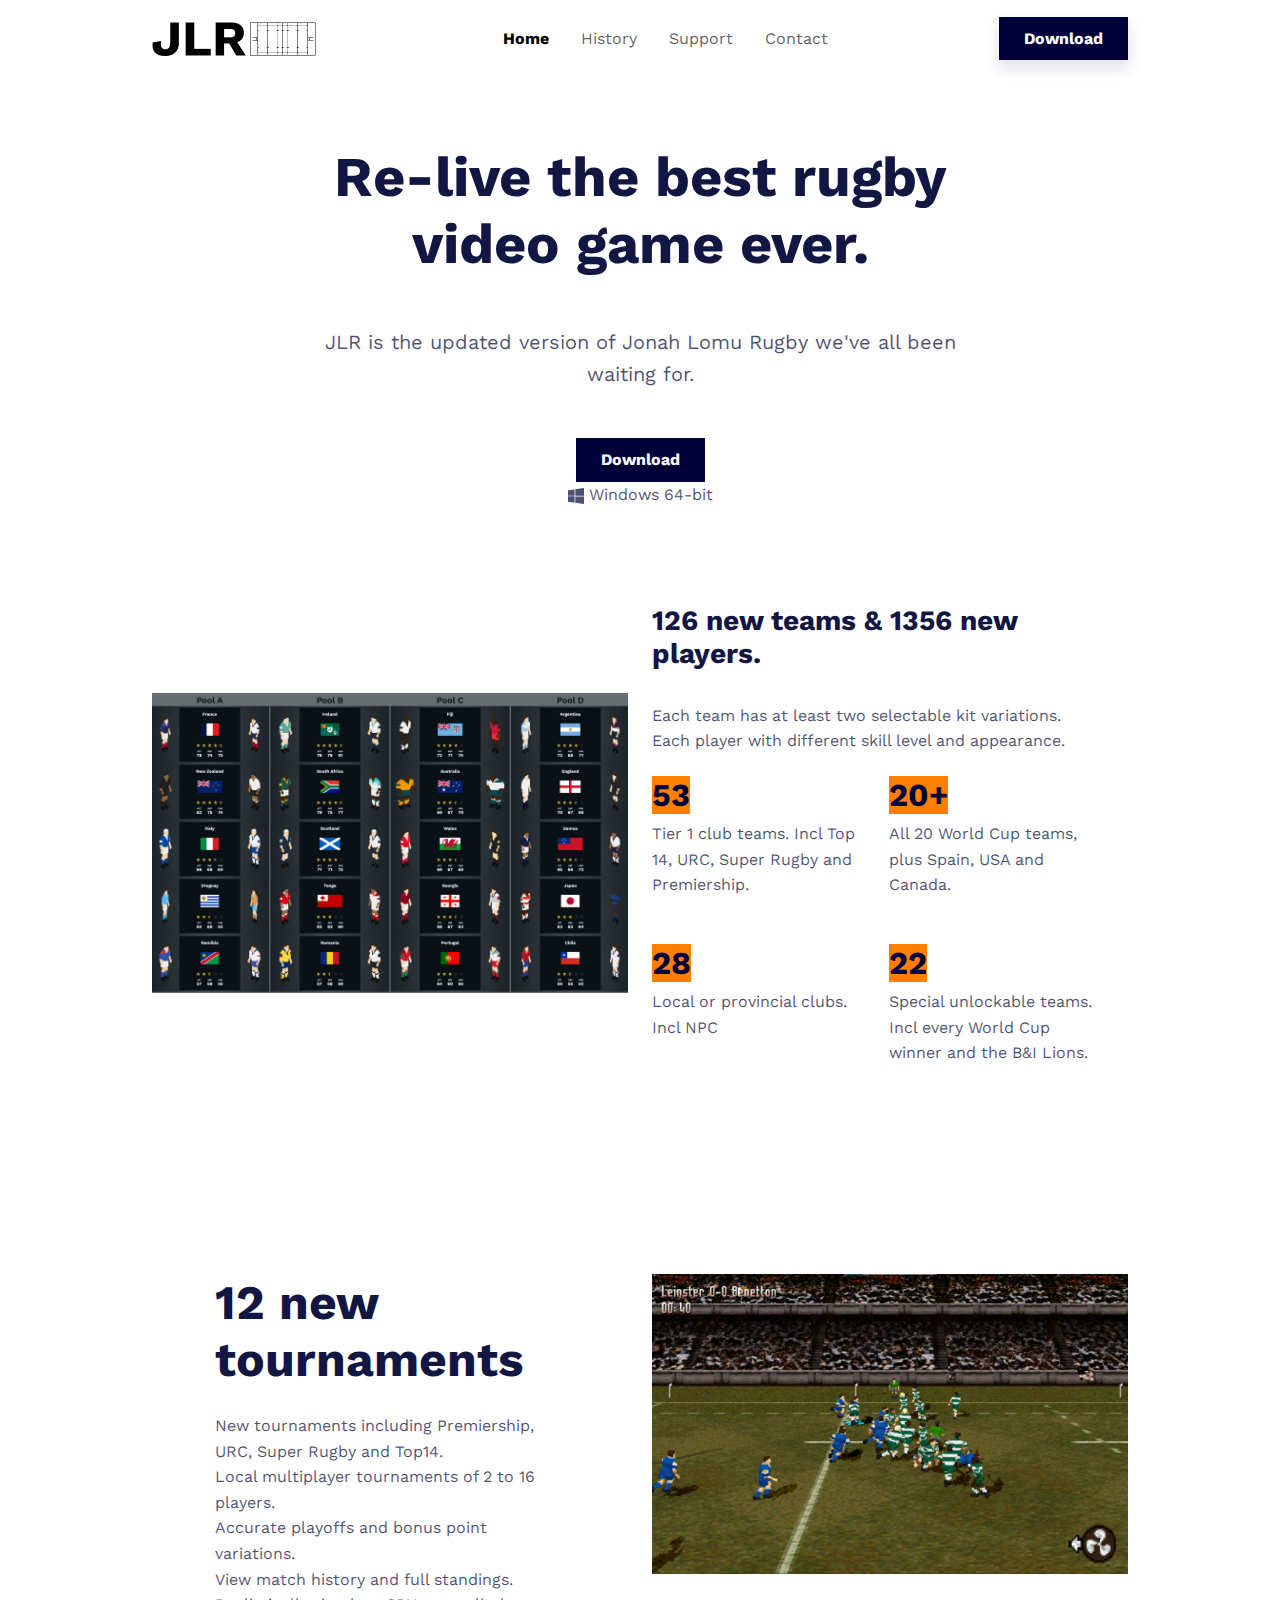
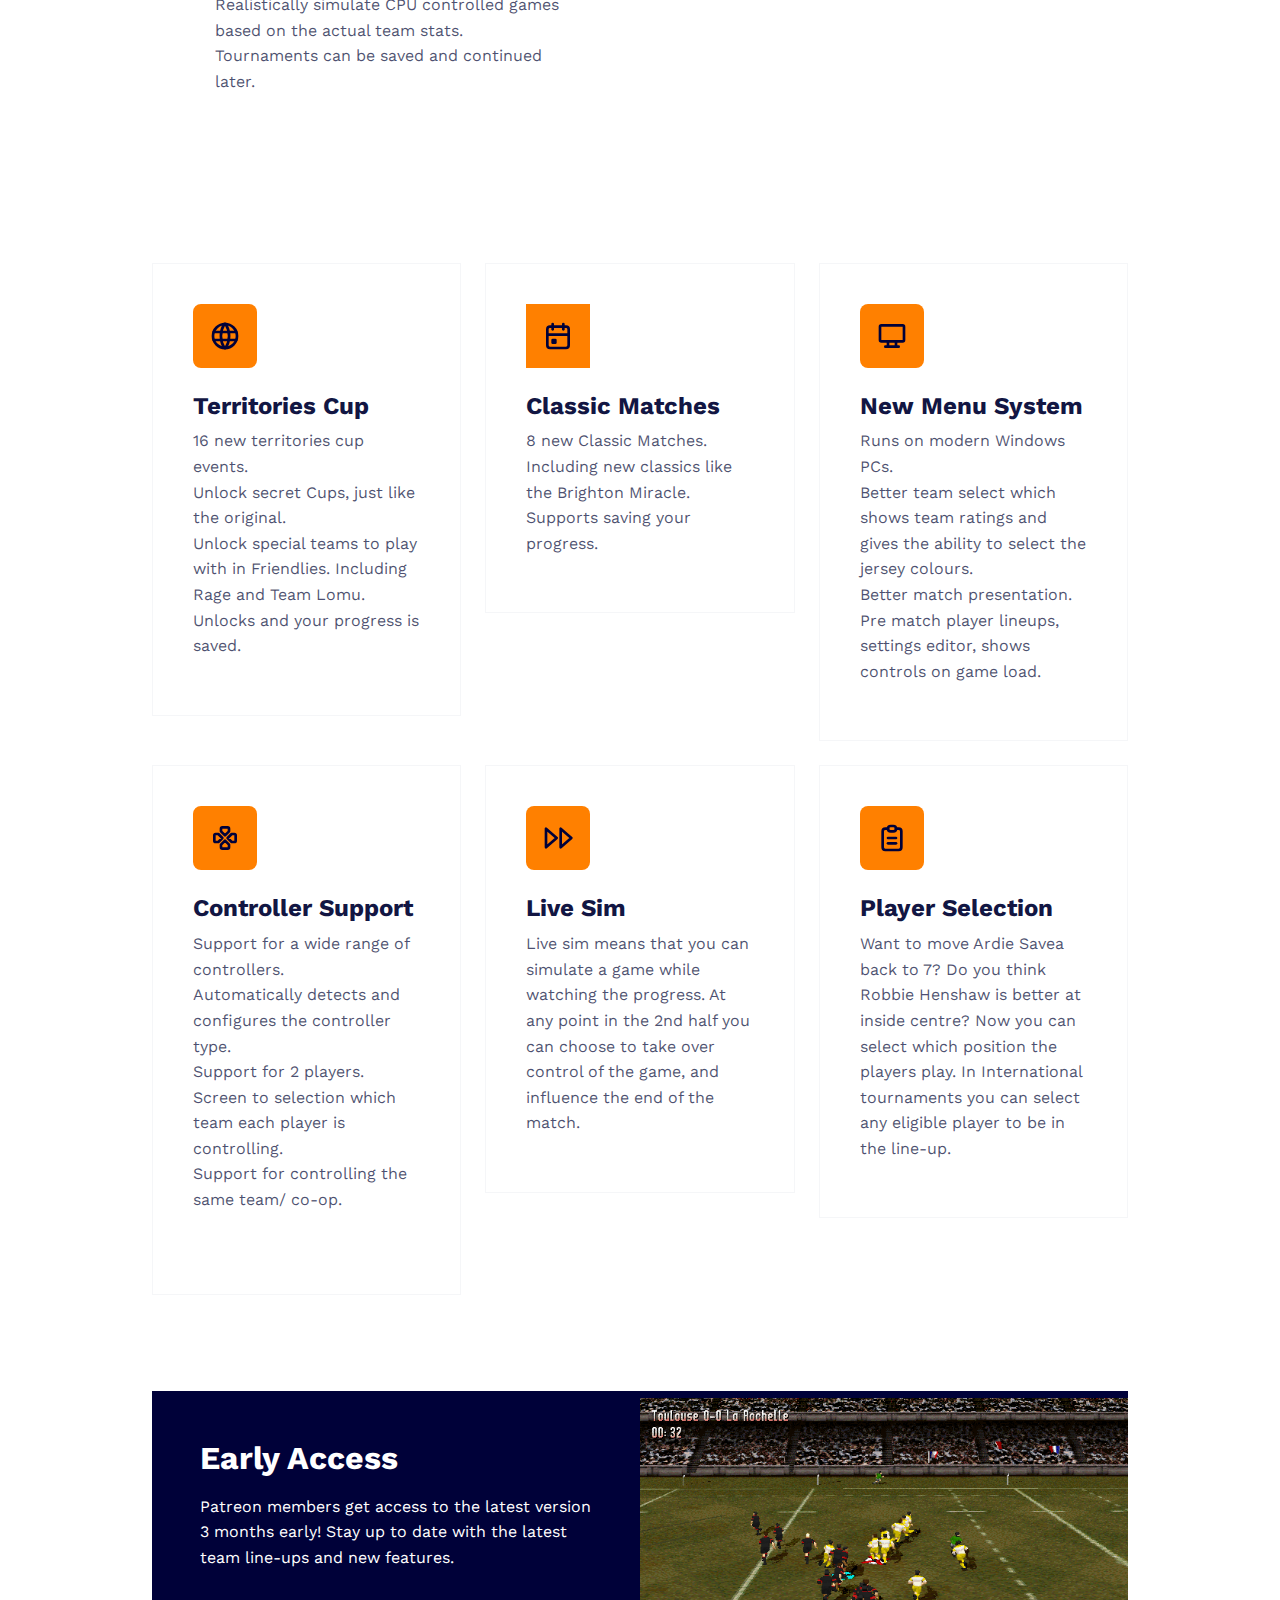
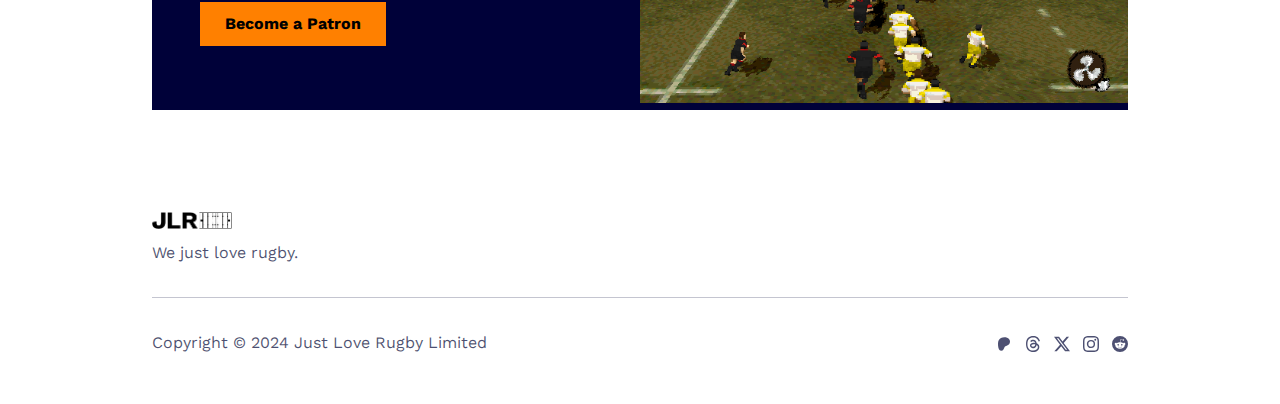
<file: index.html>
<!DOCTYPE html>
<html data-bs-theme="light" lang="en">

<head>
    <meta charset="utf-8">
    <meta name="viewport" content="width=device-width, initial-scale=1.0, shrink-to-fit=no">
    <title>Jonah Lomu Rugby Mod</title>
    <script type="application/ld+json">
        {
            "@context": "http://schema.org",
            "@type": "WebSite",
            "name": "Brand",
            "url": "https://jlr.nz"
        }
    </script>
    <link rel="icon" type="image/png" sizes="16x16" href="assets/img/JLR16.png">
    <link rel="icon" type="image/png" sizes="32x32" href="assets/img/JLR32.png">
    <link rel="stylesheet" href="assets/bootstrap/css/bootstrap.min.css">
    <link rel="stylesheet" href="https://fonts.googleapis.com/css?family=Raleway:300italic,400italic,600italic,700italic,800italic,400,300,600,700,800&amp;display=swap">
    <link rel="stylesheet" href="https://fonts.googleapis.com/css?family=Work+Sans&amp;display=swap">
    <link rel="stylesheet" href="assets/css/bs-theme-overrides.css">
<!-- Google tag (gtag.js) -->
<script async src="https://www.googletagmanager.com/gtag/js?id=G-97ZLZ0GQJX"></script>
<script>
  window.dataLayer = window.dataLayer || [];
  function gtag() { dataLayer.push(arguments); }
  gtag('js', new Date());

  gtag('config', 'G-97ZLZ0GQJX');
</script>
</head>

<body>
    <nav class="navbar navbar-expand-md fixed-top navbar-shrink py-3 navbar-light" id="mainNav">
        <div class="container"><a class="navbar-brand d-flex align-items-center" href="/"><span><img width="164" height="84" src="assets/img/JLR_Logo_Black.png" style="height: 34px;width: 164px;"></span></a><button data-bs-toggle="collapse" class="navbar-toggler" data-bs-target="#navcol-1"><span class="visually-hidden">Toggle navigation</span><span class="navbar-toggler-icon"></span></button>
            <div class="collapse navbar-collapse" id="navcol-1">
                <ul class="navbar-nav mx-auto">
                    <li class="nav-item"><a class="nav-link active" href="index.html">Home</a></li>
                    <li class="nav-item"><a class="nav-link" href="history.html">History</a></li>
                    <li class="nav-item"><a class="nav-link" href="support.html">Support</a></li>
                    <li class="nav-item"><a class="nav-link" href="contact.html">Contact</a></li>
                </ul><a class="btn btn-primary shadow" role="button" href="download.html">Download</a>
            </div>
        </div>
    </nav>
    <header class="pt-5">
        <div class="container pt-4 pt-xl-5">
            <div class="row pt-5">
                <div class="col-md-8 text-center text-md-start mx-auto">
                    <div class="text-center">
                        <h1 class="display-4 fw-bold mb-5">Re-live&nbsp;the best rugby video game ever.</h1>
                        <p class="fs-5 text-muted mb-5">JLR is the updated version of Jonah Lomu Rugby we've all been waiting for.</p>
                        <form class="d-flex justify-content-center flex-wrap" method="post" data-bs-theme="light"><a class="btn btn-primary" role="button" href="download.html">Download</a></form>
                        <p class="text-muted mb-5"><svg xmlns="http://www.w3.org/2000/svg" width="1em" height="1em" fill="currentColor" viewBox="0 0 16 16" class="bi bi-windows">
                                <path d="M6.555 1.375 0 2.237v5.45h6.555zM0 13.795l6.555.933V8.313H0v5.482zm7.278-5.4.026 6.378L16 16V8.395H7.278zM16 0 7.33 1.244v6.414H16z"></path>
                            </svg>&nbsp;Windows 64-bit</p>
                    </div>
                </div>
                <div class="col-12 col-lg-10 mx-auto">
                    <div class="text-center position-relative"></div>
                </div>
            </div>
        </div>
    </header>
    <section>
        <div class="container py-4 py-xl-5">
            <div class="row gy-4 gy-md-0">
                <div class="col-md-6 text-center text-md-start d-flex d-sm-flex d-md-flex justify-content-center align-items-center justify-content-md-start align-items-md-center justify-content-xl-center">
                    <div><img class="rounded img-fluid fit-cover" style="min-height: 300px;" src="assets/img/illustrations/wcteams.png" width="800"></div>
                </div>
                <div class="col">
                    <div style="max-width: 450px;">
                        <h3 class="fw-bold pb-md-4">126 new teams &amp; 1356 new players.</h3>
                        <p class="text-muted py-4 py-md-0">Each team has at least two selectable kit variations. Each player with different skill level and appearance.</p>
                        <div class="row gy-4 row-cols-2 row-cols-md-2">
                            <div class="col">
                                <div><span class="fs-2 fw-bold text-primary bg-secondary">53</span>
                                    <p class="fw-normal text-muted">Tier 1 club teams. Incl Top 14, URC, Super Rugby and Premiership.</p>
                                </div>
                            </div>
                            <div class="col">
                                <div><span class="fs-2 fw-bold text-primary bg-secondary">20+</span>
                                    <p class="fw-normal text-muted">All 20 World Cup teams, plus Spain, USA and Canada.</p>
                                </div>
                            </div>
                            <div class="col">
                                <div><span class="fs-2 fw-bold text-primary bg-secondary">28</span>
                                    <p class="fw-normal text-muted">Local or provincial clubs. Incl NPC</p>
                                </div>
                            </div>
                            <div class="col">
                                <div><span class="fs-2 fw-bold text-primary bg-secondary">22</span>
                                    <p class="fw-normal text-muted">Special unlockable teams. Incl every World Cup winner and the B&amp;I Lions.</p>
                                </div>
                            </div>
                        </div>
                    </div>
                </div>
            </div>
        </div>
    </section>
    <section>
        <section class="py-5 mt-5">
            <div class="container py-4 py-xl-5">
                <div class="row gy-4 gy-md-0">
                    <div class="col-md-6 text-center text-md-start d-flex d-sm-flex d-md-flex justify-content-center align-items-center justify-content-md-start align-items-md-center justify-content-xl-center">
                        <div style="max-width: 350px;">
                            <h1 class="display-5 fw-bold mb-4">12 new tournaments</h1>
                            <p class="text-muted my-4">New tournaments including Premiership, URC, Super Rugby and Top14.<br>Local multiplayer tournaments of 2 to 16 players.<br>Accurate playoffs and bonus point variations.<br>View match history and full standings.<br>Realistically simulate CPU controlled games based on the actual team stats.<br>Tournaments can be saved and continued later.</p>
                        </div>
                    </div>
                    <div class="col-md-6">
                        <div><img class="rounded img-fluid w-100 fit-cover" style="min-height: 300px;" src="assets/img/illustrations/lei-ben2.png"></div>
                    </div>
                </div>
            </div>
        </section>
        <div class="container py-4 py-xl-5">
            <div class="row gy-4 row-cols-1 row-cols-md-2 row-cols-lg-3">
                <div class="col">
                    <div class="card border-light border-1 d-flex justify-content-center p-4">
                        <div class="card-body">
                            <div class="bs-icon-lg bs-icon-rounded bs-icon-secondary d-flex flex-shrink-0 justify-content-center align-items-center d-inline-block mb-4 bs-icon"><svg xmlns="http://www.w3.org/2000/svg" width="1em" height="1em" viewBox="0 0 24 24" stroke-width="2" stroke="currentColor" fill="none" stroke-linecap="round" stroke-linejoin="round" class="icon icon-tabler icon-tabler-world">
                                    <path stroke="none" d="M0 0h24v24H0z" fill="none"></path>
                                    <path d="M3 12a9 9 0 1 0 18 0a9 9 0 0 0 -18 0"></path>
                                    <path d="M3.6 9h16.8"></path>
                                    <path d="M3.6 15h16.8"></path>
                                    <path d="M11.5 3a17 17 0 0 0 0 18"></path>
                                    <path d="M12.5 3a17 17 0 0 1 0 18"></path>
                                </svg></div>
                            <div>
                                <h4 class="fw-bold">Territories Cup</h4>
                                <p class="text-muted">16 new territories cup events.<br>Unlock secret Cups, just like the original.<br>Unlock special teams to play with in Friendlies. Including Rage and Team Lomu.<br>Unlocks and your progress is saved.</p>
                            </div>
                        </div>
                    </div>
                </div>
                <div class="col">
                    <div class="card border-light border-1 d-flex justify-content-center p-4">
                        <div class="card-body">
                            <div class="bs-icon-lg bs-icon-secondary d-flex flex-shrink-0 justify-content-center align-items-center d-inline-block mb-4 bs-icon"><svg xmlns="http://www.w3.org/2000/svg" width="1em" height="1em" viewBox="0 0 24 24" stroke-width="2" stroke="currentColor" fill="none" stroke-linecap="round" stroke-linejoin="round" class="icon icon-tabler icon-tabler-calendar-event">
                                    <path stroke="none" d="M0 0h24v24H0z" fill="none"></path>
                                    <path d="M4 5m0 2a2 2 0 0 1 2 -2h12a2 2 0 0 1 2 2v12a2 2 0 0 1 -2 2h-12a2 2 0 0 1 -2 -2z"></path>
                                    <path d="M16 3l0 4"></path>
                                    <path d="M8 3l0 4"></path>
                                    <path d="M4 11l16 0"></path>
                                    <path d="M8 15h2v2h-2z"></path>
                                </svg></div>
                            <div>
                                <h4 class="fw-bold">Classic Matches</h4>
                                <p class="text-muted">8 new Classic Matches. Including new classics like the Brighton Miracle.<br>Supports saving your progress.</p>
                            </div>
                        </div>
                    </div>
                </div>
                <div class="col">
                    <div class="card border-light border-1 d-flex justify-content-center p-4">
                        <div class="card-body">
                            <div class="bs-icon-lg bs-icon-rounded bs-icon-secondary d-flex flex-shrink-0 justify-content-center align-items-center d-inline-block mb-4 bs-icon"><svg xmlns="http://www.w3.org/2000/svg" width="1em" height="1em" viewBox="0 0 24 24" stroke-width="2" stroke="currentColor" fill="none" stroke-linecap="round" stroke-linejoin="round" class="icon icon-tabler icon-tabler-device-desktop">
                                    <path stroke="none" d="M0 0h24v24H0z" fill="none"></path>
                                    <path d="M3 5a1 1 0 0 1 1 -1h16a1 1 0 0 1 1 1v10a1 1 0 0 1 -1 1h-16a1 1 0 0 1 -1 -1v-10z"></path>
                                    <path d="M7 20h10"></path>
                                    <path d="M9 16v4"></path>
                                    <path d="M15 16v4"></path>
                                </svg></div>
                            <div>
                                <h4 class="fw-bold">New Menu System</h4>
                                <p class="text-muted">Runs on modern Windows PCs.<br>Better team select which shows team ratings and gives the ability to select the jersey colours.<br>Better match presentation. Pre match player lineups, settings editor, shows controls on game load.</p>
                            </div>
                        </div>
                    </div>
                </div>
                <div class="col">
                    <div class="card border-light border-1 d-flex justify-content-center p-4">
                        <div class="card-body">
                            <div class="bs-icon-lg bs-icon-rounded bs-icon-secondary d-flex flex-shrink-0 justify-content-center align-items-center d-inline-block mb-4 bs-icon"><svg xmlns="http://www.w3.org/2000/svg" width="1em" height="1em" viewBox="0 0 24 24" stroke-width="2" stroke="currentColor" fill="none" stroke-linecap="round" stroke-linejoin="round" class="icon icon-tabler icon-tabler-device-gamepad-3">
                                    <path stroke="none" d="M0 0h24v24H0z" fill="none"></path>
                                    <path d="M10 12l-3 -3h-2a1 1 0 0 0 -1 1v4a1 1 0 0 0 1 1h2l3 -3z"></path>
                                    <path d="M14 12l3 -3h2a1 1 0 0 1 1 1v4a1 1 0 0 1 -1 1h-2l-3 -3z"></path>
                                    <path d="M12 14l-3 3v2a1 1 0 0 0 1 1h4a1 1 0 0 0 1 -1v-2l-3 -3z"></path>
                                    <path d="M12 10l-3 -3v-2a1 1 0 0 1 1 -1h4a1 1 0 0 1 1 1v2l-3 3z"></path>
                                </svg></div>
                            <div>
                                <h4 class="fw-bold">Controller Support</h4>
                                <p class="text-muted">Support for a wide range of controllers.<br>Automatically detects and configures the controller type.<br>Support for 2 players.<br>Screen to selection which team each player is controlling.<br>Support for controlling the same team/ co-op.<br><br></p>
                            </div>
                        </div>
                    </div>
                </div>
                <div class="col">
                    <div class="card border-light border-1 d-flex justify-content-center p-4">
                        <div class="card-body">
                            <div class="bs-icon-lg bs-icon-rounded bs-icon-secondary d-flex flex-shrink-0 justify-content-center align-items-center d-inline-block mb-4 bs-icon"><svg xmlns="http://www.w3.org/2000/svg" width="1em" height="1em" viewBox="0 0 24 24" stroke-width="2" stroke="currentColor" fill="none" stroke-linecap="round" stroke-linejoin="round" class="icon icon-tabler icon-tabler-player-track-next">
                                    <path stroke="none" d="M0 0h24v24H0z" fill="none"></path>
                                    <path d="M3 5v14l8 -7z"></path>
                                    <path d="M14 5v14l8 -7z"></path>
                                </svg></div>
                            <div>
                                <h4 class="fw-bold">Live Sim</h4>
                                <p class="text-muted">Live sim means that you can simulate a game while watching the progress. At any point in the 2nd half you can choose to take over control of the game, and influence the end of the match.</p>
                            </div>
                        </div>
                    </div>
                </div>
                <div class="col">
                    <div class="card border-light border-1 d-flex justify-content-center p-4">
                        <div class="card-body">
                            <div class="bs-icon-lg bs-icon-rounded bs-icon-secondary d-flex flex-shrink-0 justify-content-center align-items-center d-inline-block mb-4 bs-icon"><svg xmlns="http://www.w3.org/2000/svg" width="1em" height="1em" viewBox="0 0 24 24" stroke-width="2" stroke="currentColor" fill="none" stroke-linecap="round" stroke-linejoin="round" class="icon icon-tabler icon-tabler-clipboard-text">
                                    <path stroke="none" d="M0 0h24v24H0z" fill="none"></path>
                                    <path d="M9 5h-2a2 2 0 0 0 -2 2v12a2 2 0 0 0 2 2h10a2 2 0 0 0 2 -2v-12a2 2 0 0 0 -2 -2h-2"></path>
                                    <path d="M9 3m0 2a2 2 0 0 1 2 -2h2a2 2 0 0 1 2 2v0a2 2 0 0 1 -2 2h-2a2 2 0 0 1 -2 -2z"></path>
                                    <path d="M9 12h6"></path>
                                    <path d="M9 16h6"></path>
                                </svg></div>
                            <div>
                                <h4 class="fw-bold">Player Selection</h4>
                                <p class="text-muted">Want to move Ardie Savea back to 7? Do you think Robbie Henshaw is better at inside centre? Now you can select which position the players play. In International tournaments you can select any eligible player to be in the line-up.</p>
                            </div>
                        </div>
                    </div>
                </div>
            </div>
        </div>
    </section>
    <section class="py-4 py-xl-5">
        <div class="container">
            <div class="bg-primary border rounded border-0 border-primary overflow-hidden">
                <div class="row g-0">
                    <div class="col-md-6 d-flex flex-column justify-content-center">
                        <div class="text-white p-4 p-md-5">
                            <h2 class="fw-bold mb-3">Early Access</h2>
                            <p class="mb-4">Patreon members get access to the latest version 3 months early! Stay up to date with the latest team line-ups and new features.</p>
                            <div class="my-3"><a class="btn btn-secondary me-2 mt-2" role="button" href="https://www.patreon.com/bePatron?u=89221784">Become a Patron</a></div>
                        </div>
                    </div>
                    <div class="col-md-6 order-first order-md-last" style="min-height: 250px;"><img class="w-100 h-100 fit-contain pt-5 pt-md-0" src="assets/img/illustrations/top14.png"></div>
                </div>
            </div>
        </div>
    </section>
    <footer>
        <div class="container py-4 py-lg-5">
            <div class="row row-cols-2 row-cols-md-4">
                <div class="col-12 col-md-3">
                    <div class="fw-bold d-flex align-items-center mb-2"><span><img src="assets/img/JLR_Logo_Black_Half.png" width="80" height="17"></span></div>
                    <p class="text-muted">We just love rugby.</p>
                </div>
            </div>
            <hr>
            <div class="text-muted d-flex justify-content-between align-items-center pt-3">
                <p class="mb-0">Copyright © 2024 Just Love Rugby Limited</p>
                <ul class="list-inline mb-0">
                    <li class="list-inline-item"><a href="https://www.patreon.com/JLR"><svg xmlns="http://www.w3.org/2000/svg" width="1em" height="1em" viewBox="0 0 24 24" stroke-width="2" stroke="currentColor" fill="none" stroke-linecap="round" stroke-linejoin="round" class="icon icon-tabler icon-tabler-brand-patreon-filled">
                                <path stroke="none" d="M0 0h24v24H0z" fill="none"></path>
                                <path d="M7.462 3.1c2.615 -1.268 6.226 -1.446 9.063 -.503c2.568 .853 4.471 3.175 4.475 5.81c.004 3.061 -1.942 5.492 -4.896 6.243c-1.693 .43 -2.338 .75 -2.942 1.582c-.238 .328 -.45 .745 -.796 1.533l-.22 .5c-1.146 2.601 -2.156 3.762 -4.236 3.735c-2.232 -.03 -3.603 -1.742 -4.313 -4.48c-.458 -1.768 -.617 -3.808 -.594 -5.876c.044 -3.993 1.42 -7.072 4.46 -8.545z" stroke-width="0" fill="currentColor"></path>
                            </svg></a></li>
                    <li class="list-inline-item"><a href="https://www.threads.net/@jlrugbynz"><svg xmlns="http://www.w3.org/2000/svg" width="1em" height="1em" fill="currentColor" viewBox="0 0 16 16" class="bi bi-threads">
                                <path d="M6.321 6.016c-.27-.18-1.166-.802-1.166-.802.756-1.081 1.753-1.502 3.132-1.502.975 0 1.803.327 2.394.948.591.621.928 1.509 1.005 2.644.328.138.63.299.905.484 1.109.745 1.719 1.86 1.719 3.137 0 2.716-2.226 5.075-6.256 5.075C4.594 16 1 13.987 1 7.994 1 2.034 4.482 0 8.044 0 9.69 0 13.55.243 15 5.036l-1.36.353C12.516 1.974 10.163 1.43 8.006 1.43c-3.565 0-5.582 2.171-5.582 6.79 0 4.143 2.254 6.343 5.63 6.343 2.777 0 4.847-1.443 4.847-3.556 0-1.438-1.208-2.127-1.27-2.127-.236 1.234-.868 3.31-3.644 3.31-1.618 0-3.013-1.118-3.013-2.582 0-2.09 1.984-2.847 3.55-2.847.586 0 1.294.04 1.663.114 0-.637-.54-1.728-1.9-1.728-1.25 0-1.566.405-1.967.868ZM8.716 8.19c-2.04 0-2.304.87-2.304 1.416 0 .878 1.043 1.168 1.6 1.168 1.02 0 2.067-.282 2.232-2.423a6.217 6.217 0 0 0-1.528-.161"></path>
                            </svg></a></li>
                    <li class="list-inline-item"><a href="https://twitter.com/jlrugbynz"><svg xmlns="http://www.w3.org/2000/svg" width="1em" height="1em" fill="currentColor" viewBox="0 0 16 16" class="bi bi-twitter-x">
                                <path d="M12.6.75h2.454l-5.36 6.142L16 15.25h-4.937l-3.867-5.07-4.425 5.07H.316l5.733-6.57L0 .75h5.063l3.495 4.633L12.601.75Zm-.86 13.028h1.36L4.323 2.145H2.865l8.875 11.633Z"></path>
                            </svg></a></li>
                    <li class="list-inline-item"><a href="https://www.instagram.com/jlrugbynz/"><svg xmlns="http://www.w3.org/2000/svg" width="1em" height="1em" fill="currentColor" viewBox="0 0 16 16" class="bi bi-instagram">
                                <path d="M8 0C5.829 0 5.556.01 4.703.048 3.85.088 3.269.222 2.76.42a3.917 3.917 0 0 0-1.417.923A3.927 3.927 0 0 0 .42 2.76C.222 3.268.087 3.85.048 4.7.01 5.555 0 5.827 0 8.001c0 2.172.01 2.444.048 3.297.04.852.174 1.433.372 1.942.205.526.478.972.923 1.417.444.445.89.719 1.416.923.51.198 1.09.333 1.942.372C5.555 15.99 5.827 16 8 16s2.444-.01 3.298-.048c.851-.04 1.434-.174 1.943-.372a3.916 3.916 0 0 0 1.416-.923c.445-.445.718-.891.923-1.417.197-.509.332-1.09.372-1.942C15.99 10.445 16 10.173 16 8s-.01-2.445-.048-3.299c-.04-.851-.175-1.433-.372-1.941a3.926 3.926 0 0 0-.923-1.417A3.911 3.911 0 0 0 13.24.42c-.51-.198-1.092-.333-1.943-.372C10.443.01 10.172 0 7.998 0h.003zm-.717 1.442h.718c2.136 0 2.389.007 3.232.046.78.035 1.204.166 1.486.275.373.145.64.319.92.599.28.28.453.546.598.92.11.281.24.705.275 1.485.039.843.047 1.096.047 3.231s-.008 2.389-.047 3.232c-.035.78-.166 1.203-.275 1.485a2.47 2.47 0 0 1-.599.919c-.28.28-.546.453-.92.598-.28.11-.704.24-1.485.276-.843.038-1.096.047-3.232.047s-2.39-.009-3.233-.047c-.78-.036-1.203-.166-1.485-.276a2.478 2.478 0 0 1-.92-.598 2.48 2.48 0 0 1-.6-.92c-.109-.281-.24-.705-.275-1.485-.038-.843-.046-1.096-.046-3.233 0-2.136.008-2.388.046-3.231.036-.78.166-1.204.276-1.486.145-.373.319-.64.599-.92.28-.28.546-.453.92-.598.282-.11.705-.24 1.485-.276.738-.034 1.024-.044 2.515-.045v.002zm4.988 1.328a.96.96 0 1 0 0 1.92.96.96 0 0 0 0-1.92zm-4.27 1.122a4.109 4.109 0 1 0 0 8.217 4.109 4.109 0 0 0 0-8.217zm0 1.441a2.667 2.667 0 1 1 0 5.334 2.667 2.667 0 0 1 0-5.334"></path>
                            </svg></a></li>
                    <li class="list-inline-item"><a href="https://www.reddit.com/user/jlrugbynz/"><svg xmlns="http://www.w3.org/2000/svg" width="1em" height="1em" fill="currentColor" viewBox="0 0 16 16" class="bi bi-reddit">
                                <path d="M6.167 8a.831.831 0 0 0-.83.83c0 .459.372.84.83.831a.831.831 0 0 0 0-1.661m1.843 3.647c.315 0 1.403-.038 1.976-.611a.232.232 0 0 0 0-.306.213.213 0 0 0-.306 0c-.353.363-1.126.487-1.67.487-.545 0-1.308-.124-1.671-.487a.213.213 0 0 0-.306 0 .213.213 0 0 0 0 .306c.564.563 1.652.61 1.977.61zm.992-2.807c0 .458.373.83.831.83.458 0 .83-.381.83-.83a.831.831 0 0 0-1.66 0z"></path>
                                <path d="M16 8A8 8 0 1 1 0 8a8 8 0 0 1 16 0m-3.828-1.165c-.315 0-.602.124-.812.325-.801-.573-1.9-.945-3.121-.993l.534-2.501 1.738.372a.83.83 0 1 0 .83-.869.83.83 0 0 0-.744.468l-1.938-.41a.203.203 0 0 0-.153.028.186.186 0 0 0-.086.134l-.592 2.788c-1.24.038-2.358.41-3.17.992-.21-.2-.496-.324-.81-.324a1.163 1.163 0 0 0-.478 2.224c-.02.115-.029.23-.029.353 0 1.795 2.091 3.256 4.669 3.256 2.577 0 4.668-1.451 4.668-3.256 0-.114-.01-.238-.029-.353.401-.181.688-.592.688-1.069 0-.65-.525-1.165-1.165-1.165z"></path>
                            </svg></a></li>
                </ul>
            </div>
        </div>
    </footer>
    <script src="https://cdn.jsdelivr.net/npm/bootstrap@5.3.3/dist/js/bootstrap.bundle.min.js"></script>
    <script src="assets/js/startup-modern.js"></script>
</body>

</html>
</file>
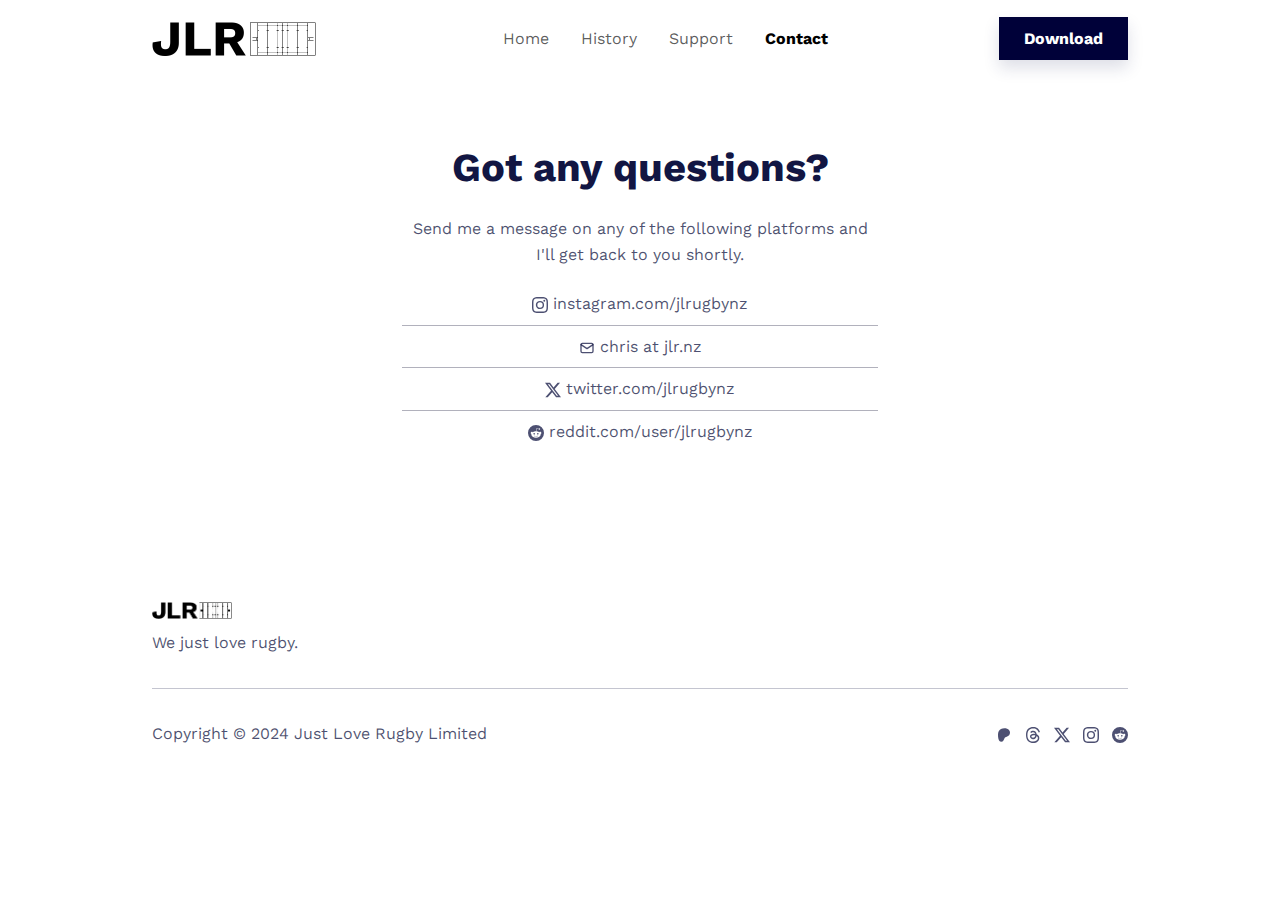
<file: contact.html>
<!DOCTYPE html>
<html data-bs-theme="light" lang="en">

<head>
    <meta charset="utf-8">
    <meta name="viewport" content="width=device-width, initial-scale=1.0, shrink-to-fit=no">
    <title>JLR Contact</title>
    <link rel="icon" type="image/png" sizes="16x16" href="assets/img/JLR16.png">
    <link rel="icon" type="image/png" sizes="32x32" href="assets/img/JLR32.png">
    <link rel="stylesheet" href="assets/bootstrap/css/bootstrap.min.css">
    <link rel="stylesheet" href="https://fonts.googleapis.com/css?family=Raleway:300italic,400italic,600italic,700italic,800italic,400,300,600,700,800&amp;display=swap">
    <link rel="stylesheet" href="https://fonts.googleapis.com/css?family=Work+Sans&amp;display=swap">
    <link rel="stylesheet" href="assets/css/bs-theme-overrides.css">
<!-- Google tag (gtag.js) -->
<script async src="https://www.googletagmanager.com/gtag/js?id=G-97ZLZ0GQJX"></script>
<script>
  window.dataLayer = window.dataLayer || [];
  function gtag() { dataLayer.push(arguments); }
  gtag('js', new Date());

  gtag('config', 'G-97ZLZ0GQJX');
</script>
</head>

<body>
    <nav class="navbar navbar-expand-md fixed-top navbar-shrink py-3 navbar-light" id="mainNav">
        <div class="container"><a class="navbar-brand d-flex align-items-center" href="/"><span><img width="164" height="84" src="assets/img/JLR_Logo_Black.png" style="height: 34px;width: 164px;"></span></a><button data-bs-toggle="collapse" class="navbar-toggler" data-bs-target="#navcol-1"><span class="visually-hidden">Toggle navigation</span><span class="navbar-toggler-icon"></span></button>
            <div class="collapse navbar-collapse" id="navcol-1">
                <ul class="navbar-nav mx-auto">
                    <li class="nav-item"><a class="nav-link" href="index.html">Home</a></li>
                    <li class="nav-item"><a class="nav-link" href="history.html">History</a></li>
                    <li class="nav-item"><a class="nav-link" href="support.html">Support</a></li>
                    <li class="nav-item"><a class="nav-link active" href="contact.html">Contact</a></li>
                </ul><a class="btn btn-primary shadow" role="button" href="https://www.patreon.com/posts/jlr-alpha-16-105272782">Download</a>
            </div>
        </div>
    </nav>
    <section class="py-5 mt-5">
        <div class="container py-5">
            <div class="row">
                <div class="col-md-8 col-xl-6 text-center mx-auto">
                    <h2 class="display-6 fw-bold mb-4">Got any questions?</h2>
                    <p class="text-muted">Send me a message on any of the following platforms and I'll get back to you shortly.</p>
                    <ul class="mb-0 list-group-flush list-group">
                        <li class="list-group-item"><a href="https://www.instagram.com/jlrugbynz/"><svg xmlns="http://www.w3.org/2000/svg" width="1em" height="1em" fill="currentColor" viewBox="0 0 16 16" class="bi bi-instagram">
                                    <path d="M8 0C5.829 0 5.556.01 4.703.048 3.85.088 3.269.222 2.76.42a3.917 3.917 0 0 0-1.417.923A3.927 3.927 0 0 0 .42 2.76C.222 3.268.087 3.85.048 4.7.01 5.555 0 5.827 0 8.001c0 2.172.01 2.444.048 3.297.04.852.174 1.433.372 1.942.205.526.478.972.923 1.417.444.445.89.719 1.416.923.51.198 1.09.333 1.942.372C5.555 15.99 5.827 16 8 16s2.444-.01 3.298-.048c.851-.04 1.434-.174 1.943-.372a3.916 3.916 0 0 0 1.416-.923c.445-.445.718-.891.923-1.417.197-.509.332-1.09.372-1.942C15.99 10.445 16 10.173 16 8s-.01-2.445-.048-3.299c-.04-.851-.175-1.433-.372-1.941a3.926 3.926 0 0 0-.923-1.417A3.911 3.911 0 0 0 13.24.42c-.51-.198-1.092-.333-1.943-.372C10.443.01 10.172 0 7.998 0h.003zm-.717 1.442h.718c2.136 0 2.389.007 3.232.046.78.035 1.204.166 1.486.275.373.145.64.319.92.599.28.28.453.546.598.92.11.281.24.705.275 1.485.039.843.047 1.096.047 3.231s-.008 2.389-.047 3.232c-.035.78-.166 1.203-.275 1.485a2.47 2.47 0 0 1-.599.919c-.28.28-.546.453-.92.598-.28.11-.704.24-1.485.276-.843.038-1.096.047-3.232.047s-2.39-.009-3.233-.047c-.78-.036-1.203-.166-1.485-.276a2.478 2.478 0 0 1-.92-.598 2.48 2.48 0 0 1-.6-.92c-.109-.281-.24-.705-.275-1.485-.038-.843-.046-1.096-.046-3.233 0-2.136.008-2.388.046-3.231.036-.78.166-1.204.276-1.486.145-.373.319-.64.599-.92.28-.28.546-.453.92-.598.282-.11.705-.24 1.485-.276.738-.034 1.024-.044 2.515-.045v.002zm4.988 1.328a.96.96 0 1 0 0 1.92.96.96 0 0 0 0-1.92zm-4.27 1.122a4.109 4.109 0 1 0 0 8.217 4.109 4.109 0 0 0 0-8.217zm0 1.441a2.667 2.667 0 1 1 0 5.334 2.667 2.667 0 0 1 0-5.334"></path>
                                </svg><span style="color: var(--bs-secondary-color);">&nbsp;instagram.com/jlrugbynz</span></a></li>
                        <li class="list-group-item"><a href="mailto:chris@jlr.nz"><svg xmlns="http://www.w3.org/2000/svg" width="1em" height="1em" viewBox="0 0 24 24" stroke-width="2" stroke="currentColor" fill="none" stroke-linecap="round" stroke-linejoin="round" class="icon icon-tabler icon-tabler-mail">
                                    <path stroke="none" d="M0 0h24v24H0z" fill="none"></path>
                                    <path d="M3 7a2 2 0 0 1 2 -2h14a2 2 0 0 1 2 2v10a2 2 0 0 1 -2 2h-14a2 2 0 0 1 -2 -2v-10z"></path>
                                    <path d="M3 7l9 6l9 -6"></path>
                                </svg>&nbsp;chris at jlr.nz</a></li>
                        <li class="list-group-item"><a href="https://twitter.com/jlrugbynz"><svg xmlns="http://www.w3.org/2000/svg" width="1em" height="1em" fill="currentColor" viewBox="0 0 16 16" class="bi bi-twitter-x">
                                    <path d="M12.6.75h2.454l-5.36 6.142L16 15.25h-4.937l-3.867-5.07-4.425 5.07H.316l5.733-6.57L0 .75h5.063l3.495 4.633L12.601.75Zm-.86 13.028h1.36L4.323 2.145H2.865l8.875 11.633Z"></path>
                                </svg>&nbsp;twitter.com/jlrugbynz</a></li>
                        <li class="list-group-item"><a href="https://www.reddit.com/user/jlrugbynz/"><svg xmlns="http://www.w3.org/2000/svg" width="1em" height="1em" fill="currentColor" viewBox="0 0 16 16" class="bi bi-reddit">
                                    <path d="M6.167 8a.831.831 0 0 0-.83.83c0 .459.372.84.83.831a.831.831 0 0 0 0-1.661m1.843 3.647c.315 0 1.403-.038 1.976-.611a.232.232 0 0 0 0-.306.213.213 0 0 0-.306 0c-.353.363-1.126.487-1.67.487-.545 0-1.308-.124-1.671-.487a.213.213 0 0 0-.306 0 .213.213 0 0 0 0 .306c.564.563 1.652.61 1.977.61zm.992-2.807c0 .458.373.83.831.83.458 0 .83-.381.83-.83a.831.831 0 0 0-1.66 0z"></path>
                                    <path d="M16 8A8 8 0 1 1 0 8a8 8 0 0 1 16 0m-3.828-1.165c-.315 0-.602.124-.812.325-.801-.573-1.9-.945-3.121-.993l.534-2.501 1.738.372a.83.83 0 1 0 .83-.869.83.83 0 0 0-.744.468l-1.938-.41a.203.203 0 0 0-.153.028.186.186 0 0 0-.086.134l-.592 2.788c-1.24.038-2.358.41-3.17.992-.21-.2-.496-.324-.81-.324a1.163 1.163 0 0 0-.478 2.224c-.02.115-.029.23-.029.353 0 1.795 2.091 3.256 4.669 3.256 2.577 0 4.668-1.451 4.668-3.256 0-.114-.01-.238-.029-.353.401-.181.688-.592.688-1.069 0-.65-.525-1.165-1.165-1.165z"></path>
                                </svg>&nbsp;reddit.com/user/jlrugbynz</a></li>
                    </ul>
                </div>
            </div>
        </div>
    </section>
    <footer>
        <div class="container py-4 py-lg-5">
            <div class="row row-cols-2 row-cols-md-4">
                <div class="col-12 col-md-3">
                    <div class="fw-bold d-flex align-items-center mb-2"><span><img src="assets/img/JLR_Logo_Black_Half.png" width="80" height="17"></span></div>
                    <p class="text-muted">We just love rugby.</p>
                </div>
            </div>
            <hr>
            <div class="text-muted d-flex justify-content-between align-items-center pt-3">
                <p class="mb-0">Copyright © 2024 Just Love Rugby Limited</p>
                <ul class="list-inline mb-0">
                    <li class="list-inline-item"><a href="https://www.patreon.com/JLR"><svg xmlns="http://www.w3.org/2000/svg" width="1em" height="1em" viewBox="0 0 24 24" stroke-width="2" stroke="currentColor" fill="none" stroke-linecap="round" stroke-linejoin="round" class="icon icon-tabler icon-tabler-brand-patreon-filled">
                                <path stroke="none" d="M0 0h24v24H0z" fill="none"></path>
                                <path d="M7.462 3.1c2.615 -1.268 6.226 -1.446 9.063 -.503c2.568 .853 4.471 3.175 4.475 5.81c.004 3.061 -1.942 5.492 -4.896 6.243c-1.693 .43 -2.338 .75 -2.942 1.582c-.238 .328 -.45 .745 -.796 1.533l-.22 .5c-1.146 2.601 -2.156 3.762 -4.236 3.735c-2.232 -.03 -3.603 -1.742 -4.313 -4.48c-.458 -1.768 -.617 -3.808 -.594 -5.876c.044 -3.993 1.42 -7.072 4.46 -8.545z" stroke-width="0" fill="currentColor"></path>
                            </svg></a></li>
                    <li class="list-inline-item"><a href="https://www.threads.net/@jlrugbynz"><svg xmlns="http://www.w3.org/2000/svg" width="1em" height="1em" fill="currentColor" viewBox="0 0 16 16" class="bi bi-threads">
                                <path d="M6.321 6.016c-.27-.18-1.166-.802-1.166-.802.756-1.081 1.753-1.502 3.132-1.502.975 0 1.803.327 2.394.948.591.621.928 1.509 1.005 2.644.328.138.63.299.905.484 1.109.745 1.719 1.86 1.719 3.137 0 2.716-2.226 5.075-6.256 5.075C4.594 16 1 13.987 1 7.994 1 2.034 4.482 0 8.044 0 9.69 0 13.55.243 15 5.036l-1.36.353C12.516 1.974 10.163 1.43 8.006 1.43c-3.565 0-5.582 2.171-5.582 6.79 0 4.143 2.254 6.343 5.63 6.343 2.777 0 4.847-1.443 4.847-3.556 0-1.438-1.208-2.127-1.27-2.127-.236 1.234-.868 3.31-3.644 3.31-1.618 0-3.013-1.118-3.013-2.582 0-2.09 1.984-2.847 3.55-2.847.586 0 1.294.04 1.663.114 0-.637-.54-1.728-1.9-1.728-1.25 0-1.566.405-1.967.868ZM8.716 8.19c-2.04 0-2.304.87-2.304 1.416 0 .878 1.043 1.168 1.6 1.168 1.02 0 2.067-.282 2.232-2.423a6.217 6.217 0 0 0-1.528-.161"></path>
                            </svg></a></li>
                    <li class="list-inline-item"><a href="https://twitter.com/jlrugbynz"><svg xmlns="http://www.w3.org/2000/svg" width="1em" height="1em" fill="currentColor" viewBox="0 0 16 16" class="bi bi-twitter-x">
                                <path d="M12.6.75h2.454l-5.36 6.142L16 15.25h-4.937l-3.867-5.07-4.425 5.07H.316l5.733-6.57L0 .75h5.063l3.495 4.633L12.601.75Zm-.86 13.028h1.36L4.323 2.145H2.865l8.875 11.633Z"></path>
                            </svg></a></li>
                    <li class="list-inline-item"><a href="https://www.instagram.com/jlrugbynz/"><svg xmlns="http://www.w3.org/2000/svg" width="1em" height="1em" fill="currentColor" viewBox="0 0 16 16" class="bi bi-instagram">
                                <path d="M8 0C5.829 0 5.556.01 4.703.048 3.85.088 3.269.222 2.76.42a3.917 3.917 0 0 0-1.417.923A3.927 3.927 0 0 0 .42 2.76C.222 3.268.087 3.85.048 4.7.01 5.555 0 5.827 0 8.001c0 2.172.01 2.444.048 3.297.04.852.174 1.433.372 1.942.205.526.478.972.923 1.417.444.445.89.719 1.416.923.51.198 1.09.333 1.942.372C5.555 15.99 5.827 16 8 16s2.444-.01 3.298-.048c.851-.04 1.434-.174 1.943-.372a3.916 3.916 0 0 0 1.416-.923c.445-.445.718-.891.923-1.417.197-.509.332-1.09.372-1.942C15.99 10.445 16 10.173 16 8s-.01-2.445-.048-3.299c-.04-.851-.175-1.433-.372-1.941a3.926 3.926 0 0 0-.923-1.417A3.911 3.911 0 0 0 13.24.42c-.51-.198-1.092-.333-1.943-.372C10.443.01 10.172 0 7.998 0h.003zm-.717 1.442h.718c2.136 0 2.389.007 3.232.046.78.035 1.204.166 1.486.275.373.145.64.319.92.599.28.28.453.546.598.92.11.281.24.705.275 1.485.039.843.047 1.096.047 3.231s-.008 2.389-.047 3.232c-.035.78-.166 1.203-.275 1.485a2.47 2.47 0 0 1-.599.919c-.28.28-.546.453-.92.598-.28.11-.704.24-1.485.276-.843.038-1.096.047-3.232.047s-2.39-.009-3.233-.047c-.78-.036-1.203-.166-1.485-.276a2.478 2.478 0 0 1-.92-.598 2.48 2.48 0 0 1-.6-.92c-.109-.281-.24-.705-.275-1.485-.038-.843-.046-1.096-.046-3.233 0-2.136.008-2.388.046-3.231.036-.78.166-1.204.276-1.486.145-.373.319-.64.599-.92.28-.28.546-.453.92-.598.282-.11.705-.24 1.485-.276.738-.034 1.024-.044 2.515-.045v.002zm4.988 1.328a.96.96 0 1 0 0 1.92.96.96 0 0 0 0-1.92zm-4.27 1.122a4.109 4.109 0 1 0 0 8.217 4.109 4.109 0 0 0 0-8.217zm0 1.441a2.667 2.667 0 1 1 0 5.334 2.667 2.667 0 0 1 0-5.334"></path>
                            </svg></a></li>
                    <li class="list-inline-item"><a href="https://www.reddit.com/user/jlrugbynz/"><svg xmlns="http://www.w3.org/2000/svg" width="1em" height="1em" fill="currentColor" viewBox="0 0 16 16" class="bi bi-reddit">
                                <path d="M6.167 8a.831.831 0 0 0-.83.83c0 .459.372.84.83.831a.831.831 0 0 0 0-1.661m1.843 3.647c.315 0 1.403-.038 1.976-.611a.232.232 0 0 0 0-.306.213.213 0 0 0-.306 0c-.353.363-1.126.487-1.67.487-.545 0-1.308-.124-1.671-.487a.213.213 0 0 0-.306 0 .213.213 0 0 0 0 .306c.564.563 1.652.61 1.977.61zm.992-2.807c0 .458.373.83.831.83.458 0 .83-.381.83-.83a.831.831 0 0 0-1.66 0z"></path>
                                <path d="M16 8A8 8 0 1 1 0 8a8 8 0 0 1 16 0m-3.828-1.165c-.315 0-.602.124-.812.325-.801-.573-1.9-.945-3.121-.993l.534-2.501 1.738.372a.83.83 0 1 0 .83-.869.83.83 0 0 0-.744.468l-1.938-.41a.203.203 0 0 0-.153.028.186.186 0 0 0-.086.134l-.592 2.788c-1.24.038-2.358.41-3.17.992-.21-.2-.496-.324-.81-.324a1.163 1.163 0 0 0-.478 2.224c-.02.115-.029.23-.029.353 0 1.795 2.091 3.256 4.669 3.256 2.577 0 4.668-1.451 4.668-3.256 0-.114-.01-.238-.029-.353.401-.181.688-.592.688-1.069 0-.65-.525-1.165-1.165-1.165z"></path>
                            </svg></a></li>
                </ul>
            </div>
        </div>
    </footer>
    <script src="https://cdn.jsdelivr.net/npm/bootstrap@5.3.3/dist/js/bootstrap.bundle.min.js"></script>
    <script src="assets/js/startup-modern.js"></script>
</body>

</html>
</file>
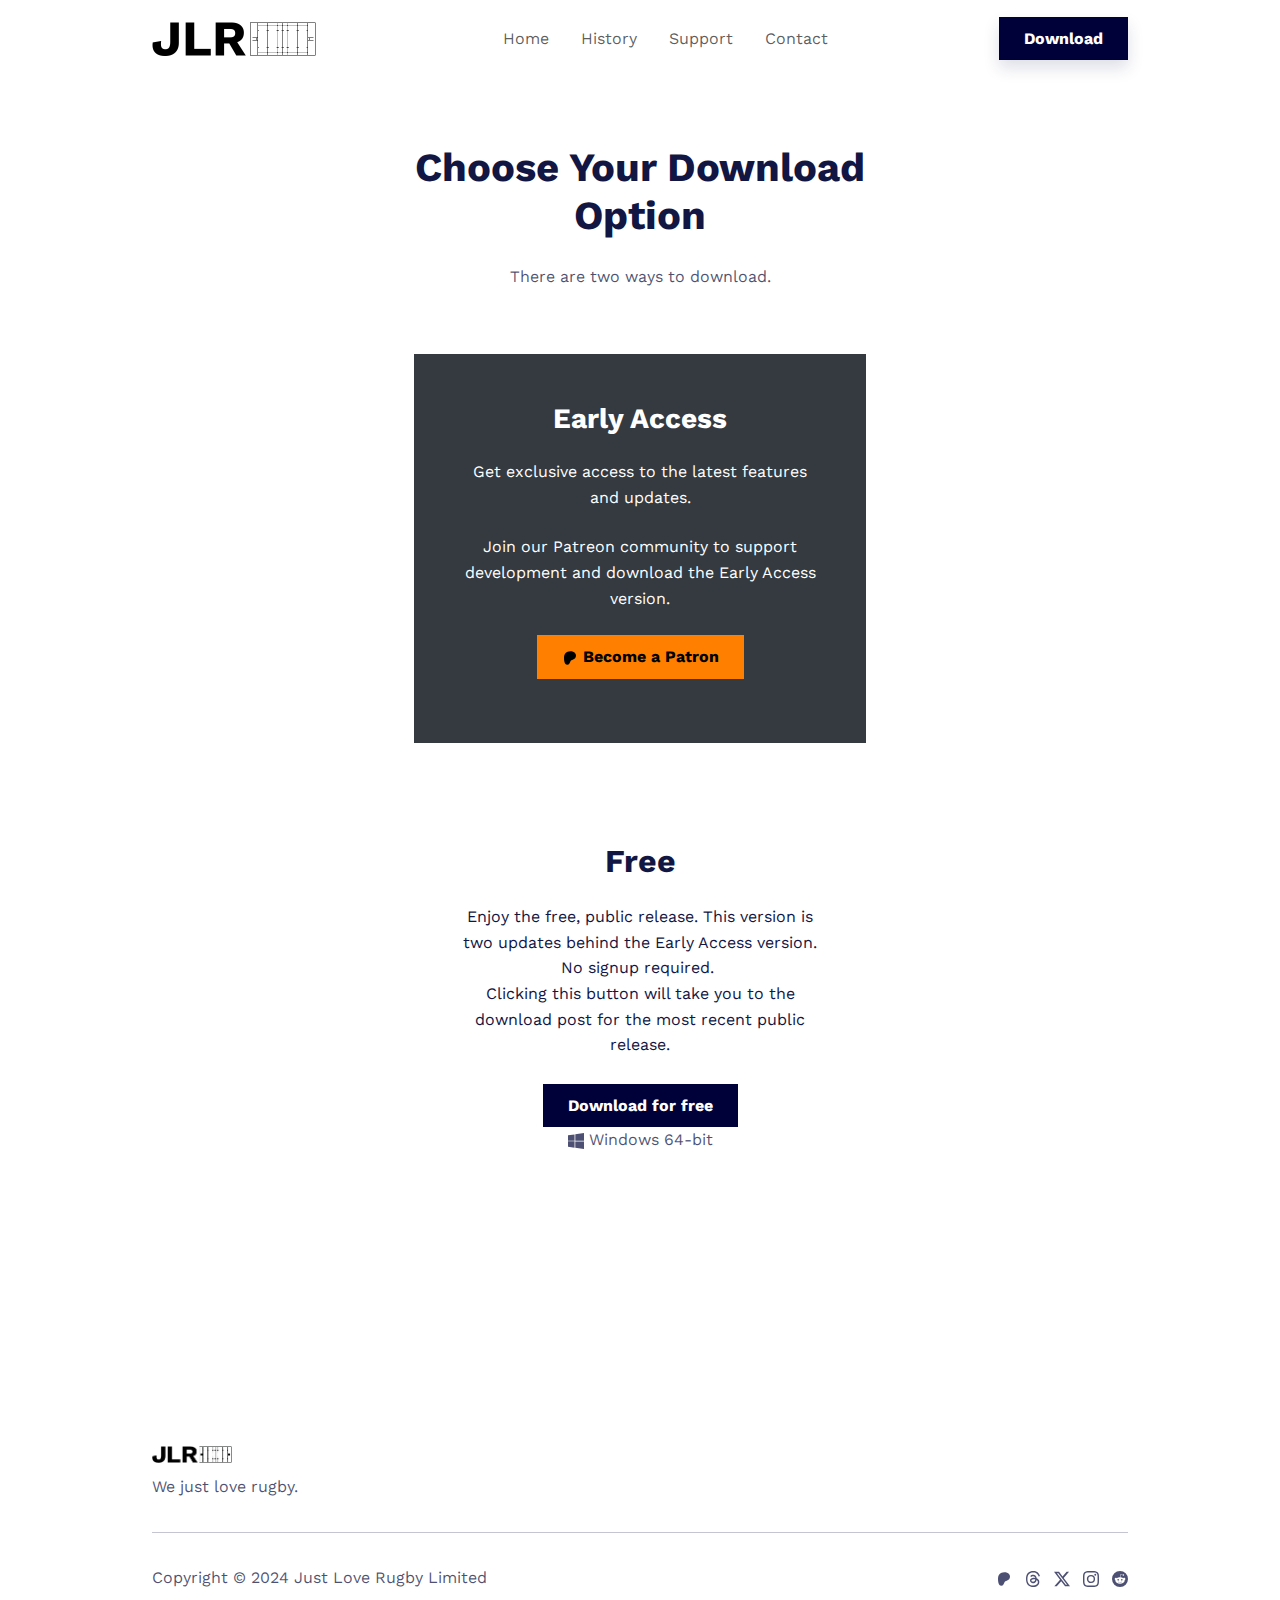
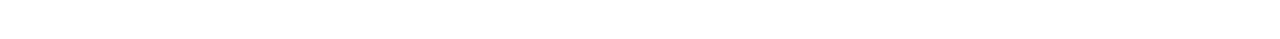
<file: download.html>
<!DOCTYPE html>
<html data-bs-theme="light" lang="en">

<head>
    <meta charset="utf-8">
    <meta name="viewport" content="width=device-width, initial-scale=1.0, shrink-to-fit=no">
    <title>JLR</title>
    <link rel="icon" type="image/png" sizes="16x16" href="assets/img/JLR16.png">
    <link rel="icon" type="image/png" sizes="32x32" href="assets/img/JLR32.png">
    <link rel="stylesheet" href="assets/bootstrap/css/bootstrap.min.css">
    <link rel="stylesheet" href="https://fonts.googleapis.com/css?family=Raleway:300italic,400italic,600italic,700italic,800italic,400,300,600,700,800&amp;display=swap">
    <link rel="stylesheet" href="https://fonts.googleapis.com/css?family=Work+Sans&amp;display=swap">
    <link rel="stylesheet" href="assets/css/bs-theme-overrides.css">
<!-- Google tag (gtag.js) -->
<script async src="https://www.googletagmanager.com/gtag/js?id=G-97ZLZ0GQJX"></script>
<script>
  window.dataLayer = window.dataLayer || [];
  function gtag() { dataLayer.push(arguments); }
  gtag('js', new Date());

  gtag('config', 'G-97ZLZ0GQJX');
</script>
</head>

<body>
    <nav class="navbar navbar-expand-md fixed-top navbar-shrink py-3 navbar-light" id="mainNav">
        <div class="container"><a class="navbar-brand d-flex align-items-center" href="/"><span><img width="164" height="84" src="assets/img/JLR_Logo_Black.png" style="height: 34px;width: 164px;"></span></a><button data-bs-toggle="collapse" class="navbar-toggler" data-bs-target="#navcol-1"><span class="visually-hidden">Toggle navigation</span><span class="navbar-toggler-icon"></span></button>
            <div class="collapse navbar-collapse" id="navcol-1">
                <ul class="navbar-nav mx-auto">
                    <li class="nav-item"><a class="nav-link" href="index.html">Home</a></li>
                    <li class="nav-item"><a class="nav-link" href="history.html">History</a></li>
                    <li class="nav-item"><a class="nav-link" href="support.html">Support</a></li>
                    <li class="nav-item"><a class="nav-link" href="contact.html">Contact</a></li>
                </ul><a class="btn btn-primary shadow" role="button" href="download.html">Download</a>
            </div>
        </div>
    </nav>
    <section class="py-5 mt-5">
        <div class="container py-5">
            <div class="row">
                <div class="col-md-8 col-xl-6 text-center mx-auto">
                    <h2 class="display-6 fw-bold mb-4">Choose Your Download Option</h2>
                    <p class="text-muted">There are two ways to download.</p>
                    <section class="py-4 py-xl-5">
                        <div class="container">
                            <div class="text-white bg-dark border rounded border-0 p-4 p-md-5">
                                <h3 class="fw-bold mb-4" style="padding-top: 0px;margin-top: 0px;">Early Access</h3>
                                <p class="mb-4">Get exclusive access to the latest features and updates.</p>
                                <p class="mb-4">Join our Patreon community to support development and download the Early Access version.</p>
                                <div class="my-3"><a class="btn btn-secondary" role="button" href="https://www.patreon.com/bePatron?u=89221784"><svg xmlns="http://www.w3.org/2000/svg" width="1em" height="1em" viewBox="0 0 24 24" stroke-width="2" stroke="currentColor" fill="none" stroke-linecap="round" stroke-linejoin="round" class="icon icon-tabler icon-tabler-brand-patreon-filled">
                                            <path stroke="none" d="M0 0h24v24H0z" fill="none"></path>
                                            <path d="M7.462 3.1c2.615 -1.268 6.226 -1.446 9.063 -.503c2.568 .853 4.471 3.175 4.475 5.81c.004 3.061 -1.942 5.492 -4.896 6.243c-1.693 .43 -2.338 .75 -2.942 1.582c-.238 .328 -.45 .745 -.796 1.533l-.22 .5c-1.146 2.601 -2.156 3.762 -4.236 3.735c-2.232 -.03 -3.603 -1.742 -4.313 -4.48c-.458 -1.768 -.617 -3.808 -.594 -5.876c.044 -3.993 1.42 -7.072 4.46 -8.545z" stroke-width="0" fill="currentColor"></path>
                                        </svg>&nbsp;Become a Patron</a></div>
                            </div>
                        </div>
                    </section>
                    <section class="py-4 py-xl-5" style="margin-top: -47px;">
                        <div class="container">
                            <div class="text-center p-4 p-lg-5" style="margin-top: -26px;">
                                <h2 class="fw-bold mb-4" style="margin-top: 28px;">Free</h2>
                                <p class="mb-0">Enjoy the free, public release. This version is two updates behind the Early Access version.</p>
                                <p class="mb-0">No signup required.&nbsp;<br>Clicking this button will take you to the download post for the most recent public release.</p><a class="btn btn-primary" role="button" href="https://www.patreon.com/posts/jlr-alpha-20-113046159" style="margin-top: 26px;">Download for free</a>
                                <p class="text-muted mb-5"><svg xmlns="http://www.w3.org/2000/svg" width="1em" height="1em" fill="currentColor" viewBox="0 0 16 16" class="bi bi-windows">
                                        <path d="M6.555 1.375 0 2.237v5.45h6.555zM0 13.795l6.555.933V8.313H0v5.482zm7.278-5.4.026 6.378L16 16V8.395H7.278zM16 0 7.33 1.244v6.414H16z"></path>
                                    </svg>&nbsp;Windows 64-bit</p>
                            </div>
                        </div>
                    </section>
                </div>
            </div>
        </div>
    </section>
    <footer>
        <div class="container py-4 py-lg-5">
            <div class="row row-cols-2 row-cols-md-4">
                <div class="col-12 col-md-3">
                    <div class="fw-bold d-flex align-items-center mb-2"><span><img src="assets/img/JLR_Logo_Black_Half.png" width="80" height="17"></span></div>
                    <p class="text-muted">We just love rugby.</p>
                </div>
            </div>
            <hr>
            <div class="text-muted d-flex justify-content-between align-items-center pt-3">
                <p class="mb-0">Copyright © 2024 Just Love Rugby Limited</p>
                <ul class="list-inline mb-0">
                    <li class="list-inline-item"><a href="https://www.patreon.com/JLR"><svg xmlns="http://www.w3.org/2000/svg" width="1em" height="1em" viewBox="0 0 24 24" stroke-width="2" stroke="currentColor" fill="none" stroke-linecap="round" stroke-linejoin="round" class="icon icon-tabler icon-tabler-brand-patreon-filled">
                                <path stroke="none" d="M0 0h24v24H0z" fill="none"></path>
                                <path d="M7.462 3.1c2.615 -1.268 6.226 -1.446 9.063 -.503c2.568 .853 4.471 3.175 4.475 5.81c.004 3.061 -1.942 5.492 -4.896 6.243c-1.693 .43 -2.338 .75 -2.942 1.582c-.238 .328 -.45 .745 -.796 1.533l-.22 .5c-1.146 2.601 -2.156 3.762 -4.236 3.735c-2.232 -.03 -3.603 -1.742 -4.313 -4.48c-.458 -1.768 -.617 -3.808 -.594 -5.876c.044 -3.993 1.42 -7.072 4.46 -8.545z" stroke-width="0" fill="currentColor"></path>
                            </svg></a></li>
                    <li class="list-inline-item"><a href="https://www.threads.net/@jlrugbynz"><svg xmlns="http://www.w3.org/2000/svg" width="1em" height="1em" fill="currentColor" viewBox="0 0 16 16" class="bi bi-threads">
                                <path d="M6.321 6.016c-.27-.18-1.166-.802-1.166-.802.756-1.081 1.753-1.502 3.132-1.502.975 0 1.803.327 2.394.948.591.621.928 1.509 1.005 2.644.328.138.63.299.905.484 1.109.745 1.719 1.86 1.719 3.137 0 2.716-2.226 5.075-6.256 5.075C4.594 16 1 13.987 1 7.994 1 2.034 4.482 0 8.044 0 9.69 0 13.55.243 15 5.036l-1.36.353C12.516 1.974 10.163 1.43 8.006 1.43c-3.565 0-5.582 2.171-5.582 6.79 0 4.143 2.254 6.343 5.63 6.343 2.777 0 4.847-1.443 4.847-3.556 0-1.438-1.208-2.127-1.27-2.127-.236 1.234-.868 3.31-3.644 3.31-1.618 0-3.013-1.118-3.013-2.582 0-2.09 1.984-2.847 3.55-2.847.586 0 1.294.04 1.663.114 0-.637-.54-1.728-1.9-1.728-1.25 0-1.566.405-1.967.868ZM8.716 8.19c-2.04 0-2.304.87-2.304 1.416 0 .878 1.043 1.168 1.6 1.168 1.02 0 2.067-.282 2.232-2.423a6.217 6.217 0 0 0-1.528-.161"></path>
                            </svg></a></li>
                    <li class="list-inline-item"><a href="https://twitter.com/jlrugbynz"><svg xmlns="http://www.w3.org/2000/svg" width="1em" height="1em" fill="currentColor" viewBox="0 0 16 16" class="bi bi-twitter-x">
                                <path d="M12.6.75h2.454l-5.36 6.142L16 15.25h-4.937l-3.867-5.07-4.425 5.07H.316l5.733-6.57L0 .75h5.063l3.495 4.633L12.601.75Zm-.86 13.028h1.36L4.323 2.145H2.865l8.875 11.633Z"></path>
                            </svg></a></li>
                    <li class="list-inline-item"><a href="https://www.instagram.com/jlrugbynz/"><svg xmlns="http://www.w3.org/2000/svg" width="1em" height="1em" fill="currentColor" viewBox="0 0 16 16" class="bi bi-instagram">
                                <path d="M8 0C5.829 0 5.556.01 4.703.048 3.85.088 3.269.222 2.76.42a3.917 3.917 0 0 0-1.417.923A3.927 3.927 0 0 0 .42 2.76C.222 3.268.087 3.85.048 4.7.01 5.555 0 5.827 0 8.001c0 2.172.01 2.444.048 3.297.04.852.174 1.433.372 1.942.205.526.478.972.923 1.417.444.445.89.719 1.416.923.51.198 1.09.333 1.942.372C5.555 15.99 5.827 16 8 16s2.444-.01 3.298-.048c.851-.04 1.434-.174 1.943-.372a3.916 3.916 0 0 0 1.416-.923c.445-.445.718-.891.923-1.417.197-.509.332-1.09.372-1.942C15.99 10.445 16 10.173 16 8s-.01-2.445-.048-3.299c-.04-.851-.175-1.433-.372-1.941a3.926 3.926 0 0 0-.923-1.417A3.911 3.911 0 0 0 13.24.42c-.51-.198-1.092-.333-1.943-.372C10.443.01 10.172 0 7.998 0h.003zm-.717 1.442h.718c2.136 0 2.389.007 3.232.046.78.035 1.204.166 1.486.275.373.145.64.319.92.599.28.28.453.546.598.92.11.281.24.705.275 1.485.039.843.047 1.096.047 3.231s-.008 2.389-.047 3.232c-.035.78-.166 1.203-.275 1.485a2.47 2.47 0 0 1-.599.919c-.28.28-.546.453-.92.598-.28.11-.704.24-1.485.276-.843.038-1.096.047-3.232.047s-2.39-.009-3.233-.047c-.78-.036-1.203-.166-1.485-.276a2.478 2.478 0 0 1-.92-.598 2.48 2.48 0 0 1-.6-.92c-.109-.281-.24-.705-.275-1.485-.038-.843-.046-1.096-.046-3.233 0-2.136.008-2.388.046-3.231.036-.78.166-1.204.276-1.486.145-.373.319-.64.599-.92.28-.28.546-.453.92-.598.282-.11.705-.24 1.485-.276.738-.034 1.024-.044 2.515-.045v.002zm4.988 1.328a.96.96 0 1 0 0 1.92.96.96 0 0 0 0-1.92zm-4.27 1.122a4.109 4.109 0 1 0 0 8.217 4.109 4.109 0 0 0 0-8.217zm0 1.441a2.667 2.667 0 1 1 0 5.334 2.667 2.667 0 0 1 0-5.334"></path>
                            </svg></a></li>
                    <li class="list-inline-item"><a href="https://www.reddit.com/user/jlrugbynz/"><svg xmlns="http://www.w3.org/2000/svg" width="1em" height="1em" fill="currentColor" viewBox="0 0 16 16" class="bi bi-reddit">
                                <path d="M6.167 8a.831.831 0 0 0-.83.83c0 .459.372.84.83.831a.831.831 0 0 0 0-1.661m1.843 3.647c.315 0 1.403-.038 1.976-.611a.232.232 0 0 0 0-.306.213.213 0 0 0-.306 0c-.353.363-1.126.487-1.67.487-.545 0-1.308-.124-1.671-.487a.213.213 0 0 0-.306 0 .213.213 0 0 0 0 .306c.564.563 1.652.61 1.977.61zm.992-2.807c0 .458.373.83.831.83.458 0 .83-.381.83-.83a.831.831 0 0 0-1.66 0z"></path>
                                <path d="M16 8A8 8 0 1 1 0 8a8 8 0 0 1 16 0m-3.828-1.165c-.315 0-.602.124-.812.325-.801-.573-1.9-.945-3.121-.993l.534-2.501 1.738.372a.83.83 0 1 0 .83-.869.83.83 0 0 0-.744.468l-1.938-.41a.203.203 0 0 0-.153.028.186.186 0 0 0-.086.134l-.592 2.788c-1.24.038-2.358.41-3.17.992-.21-.2-.496-.324-.81-.324a1.163 1.163 0 0 0-.478 2.224c-.02.115-.029.23-.029.353 0 1.795 2.091 3.256 4.669 3.256 2.577 0 4.668-1.451 4.668-3.256 0-.114-.01-.238-.029-.353.401-.181.688-.592.688-1.069 0-.65-.525-1.165-1.165-1.165z"></path>
                            </svg></a></li>
                </ul>
            </div>
        </div>
    </footer>
    <script src="https://cdn.jsdelivr.net/npm/bootstrap@5.3.3/dist/js/bootstrap.bundle.min.js"></script>
    <script src="assets/js/startup-modern.js"></script>
</body>

</html>
</file>
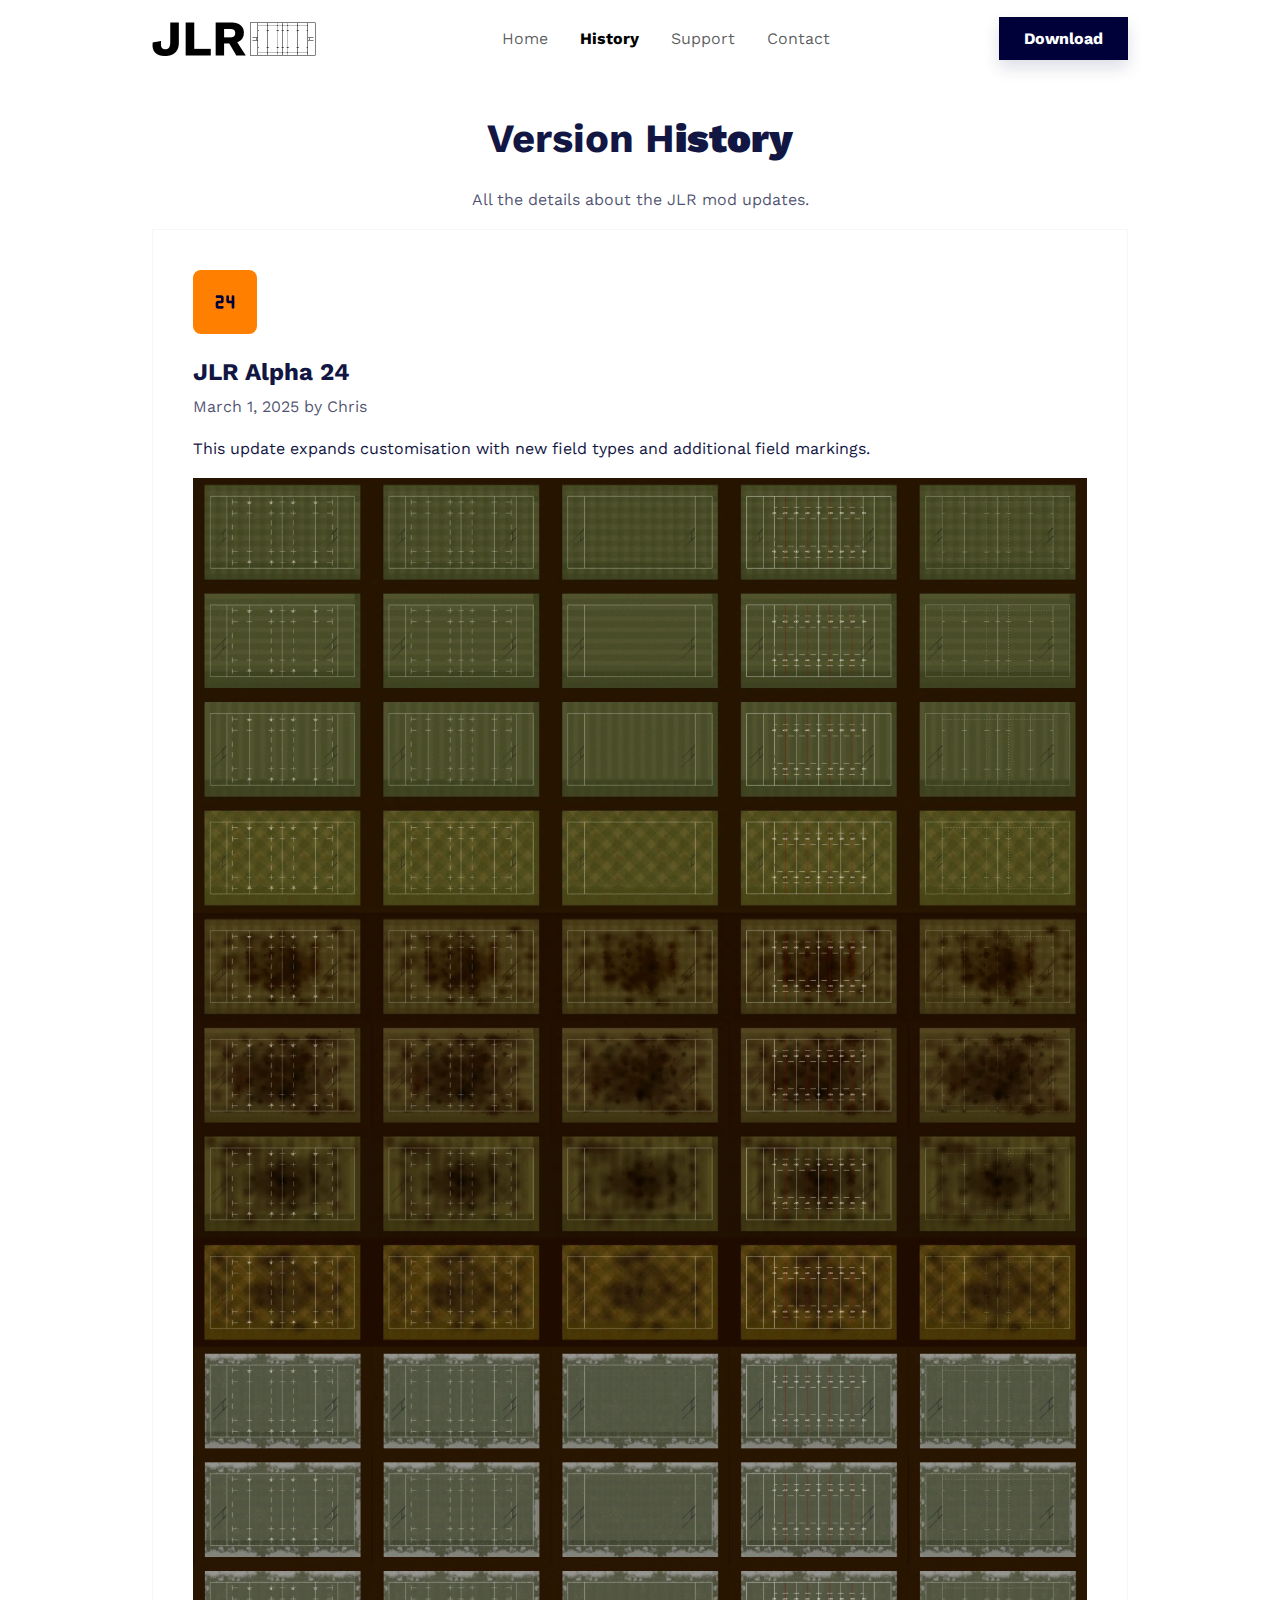
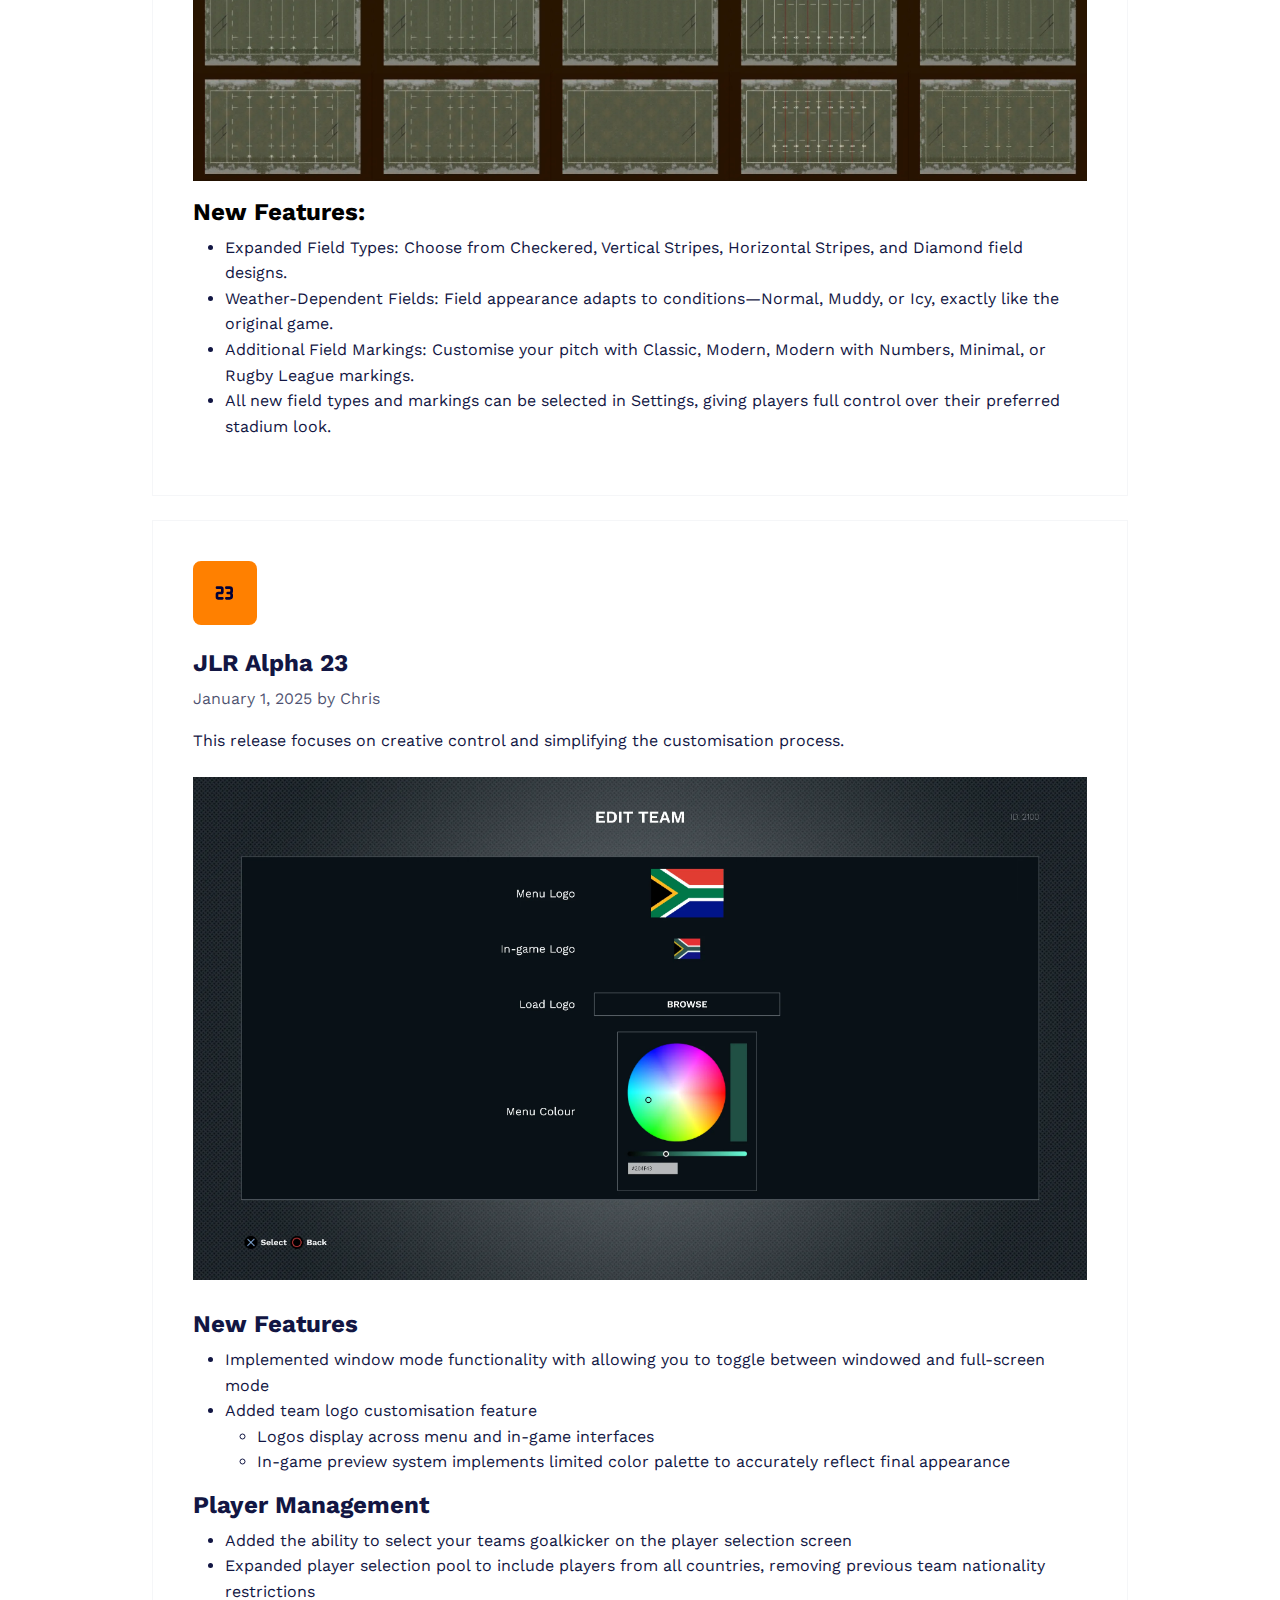
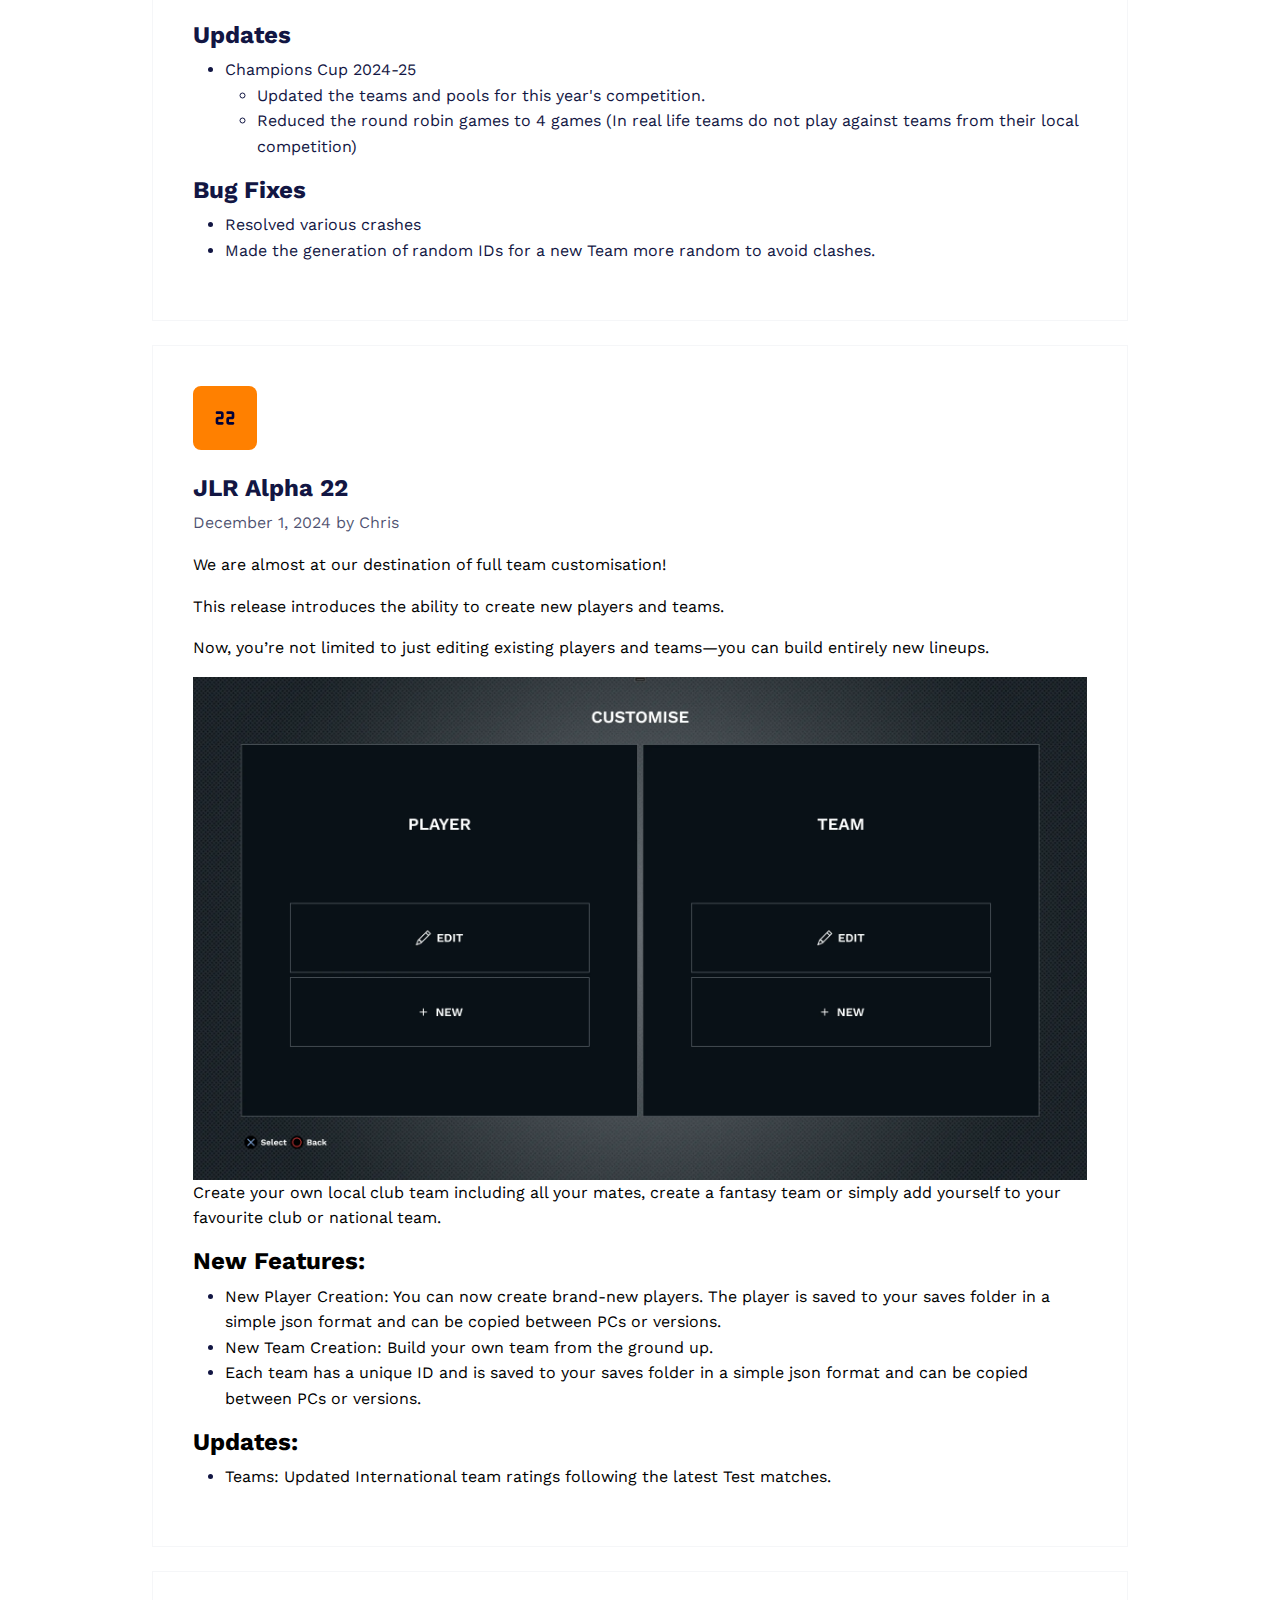
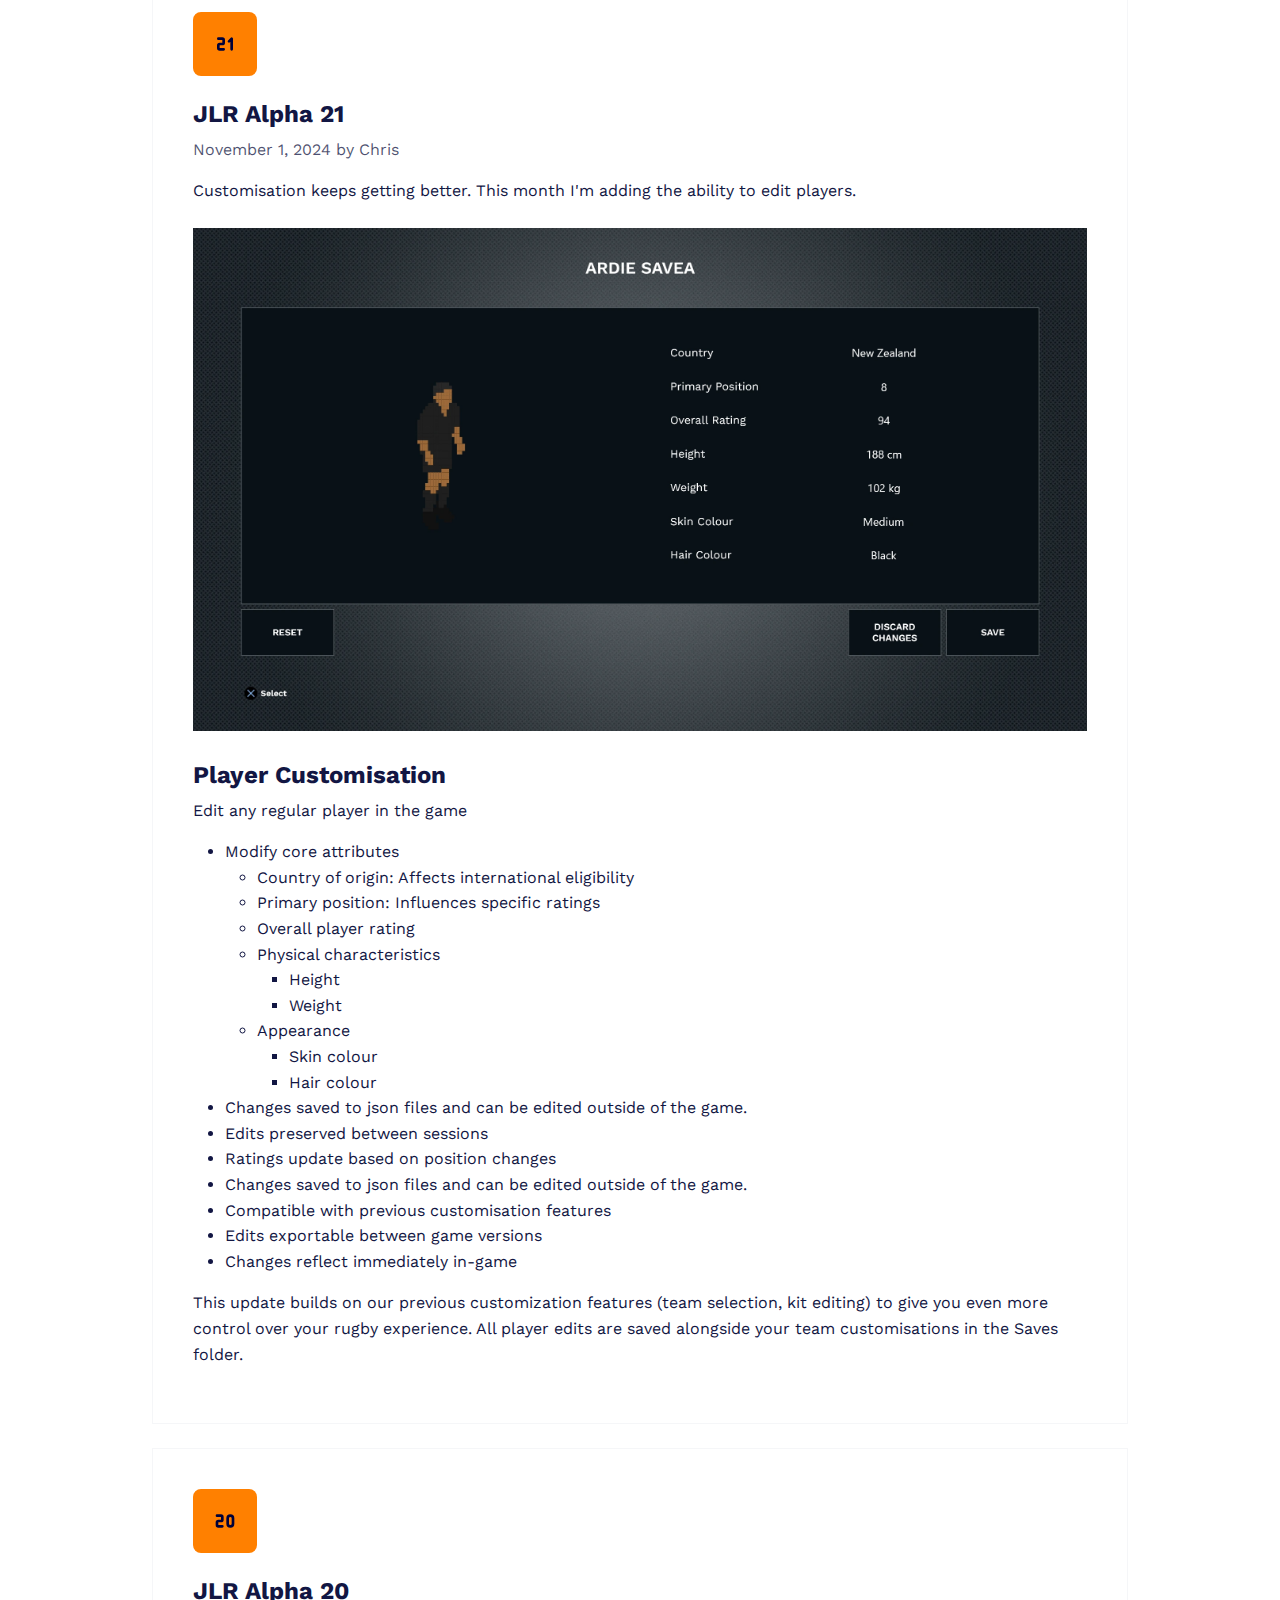
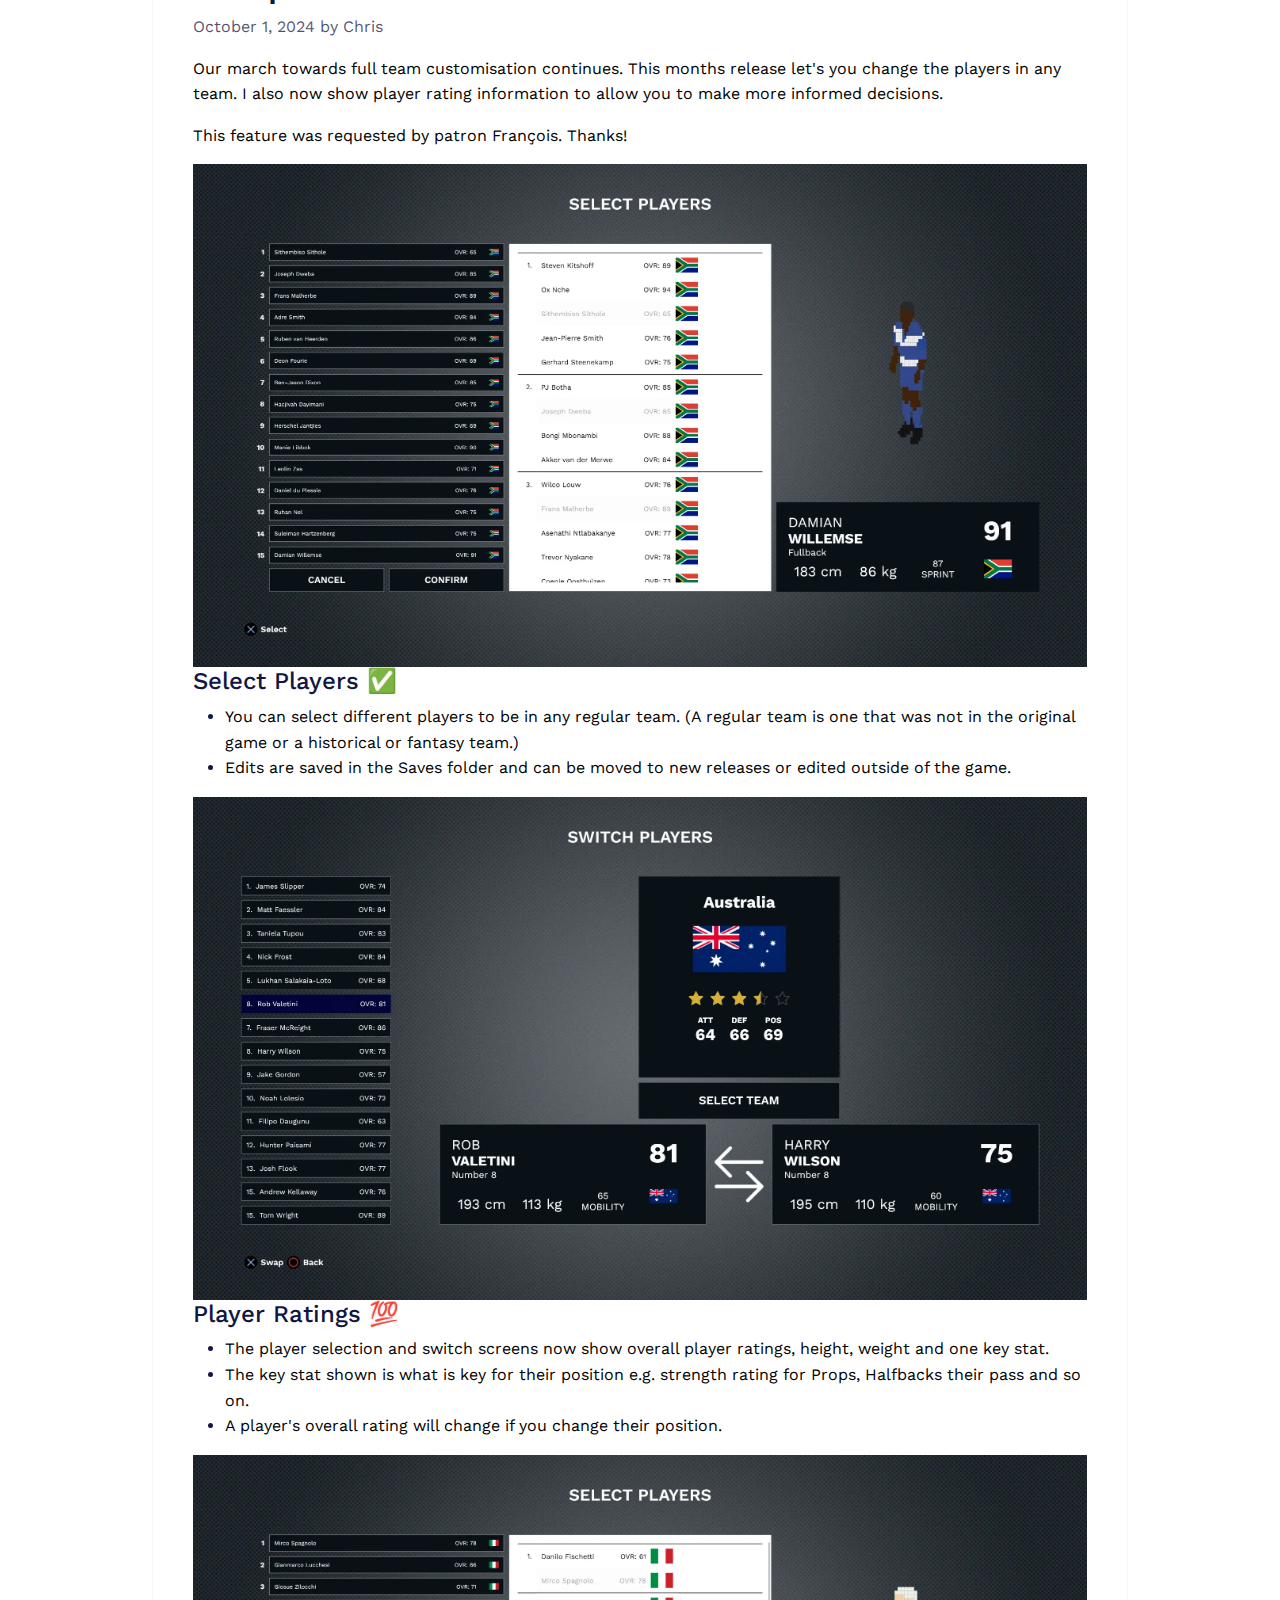
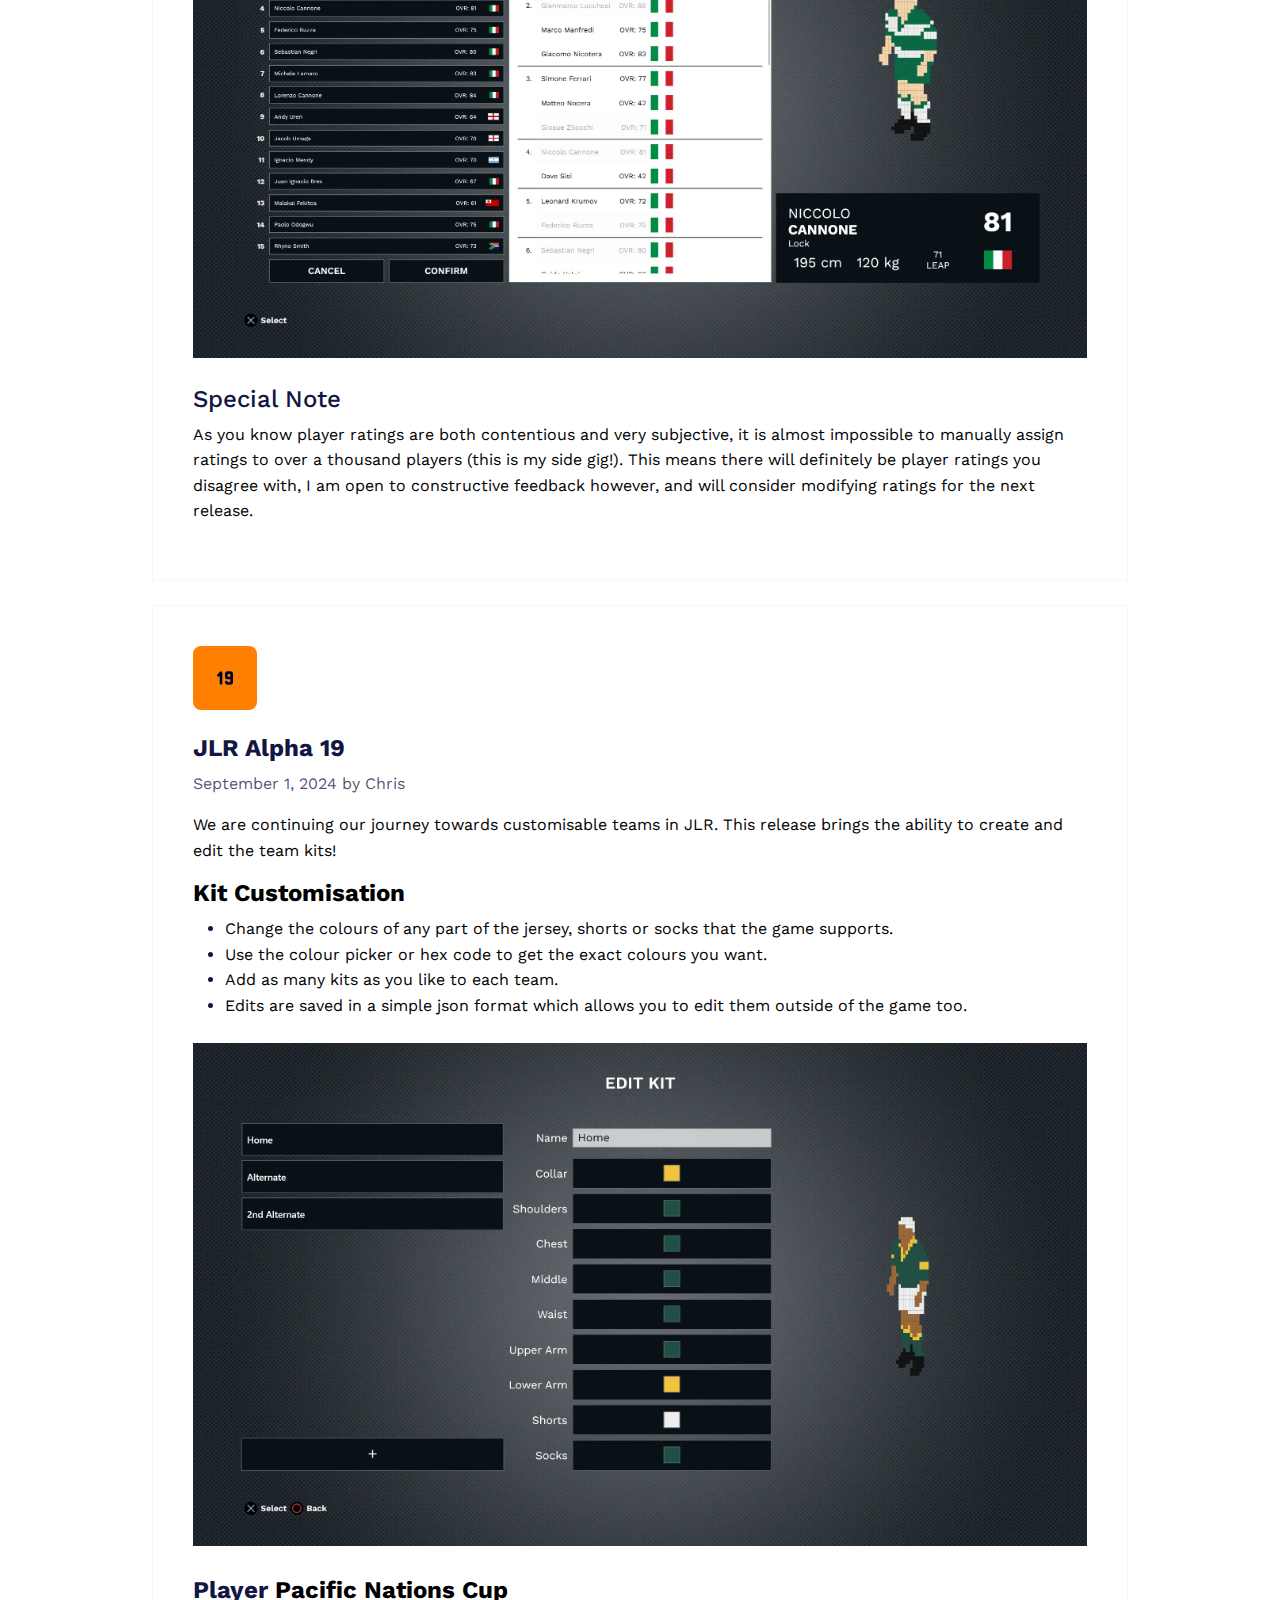
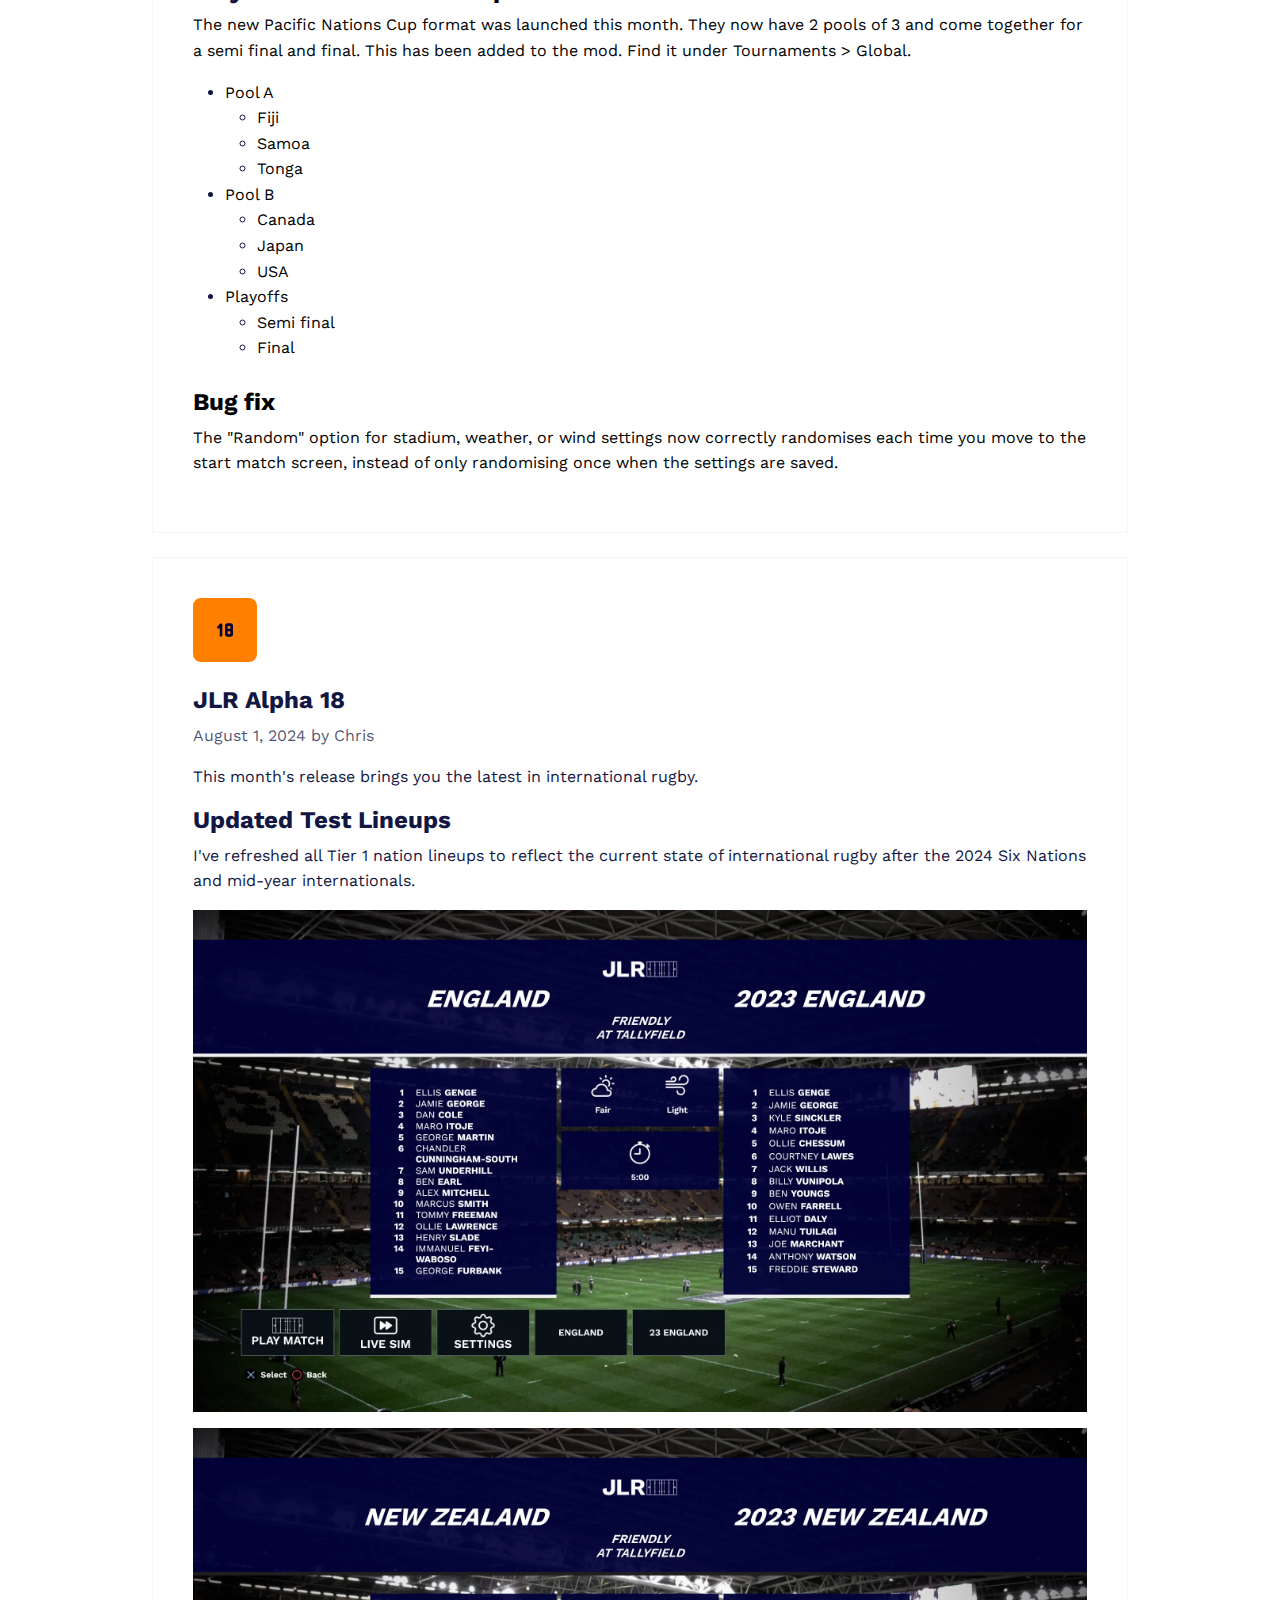
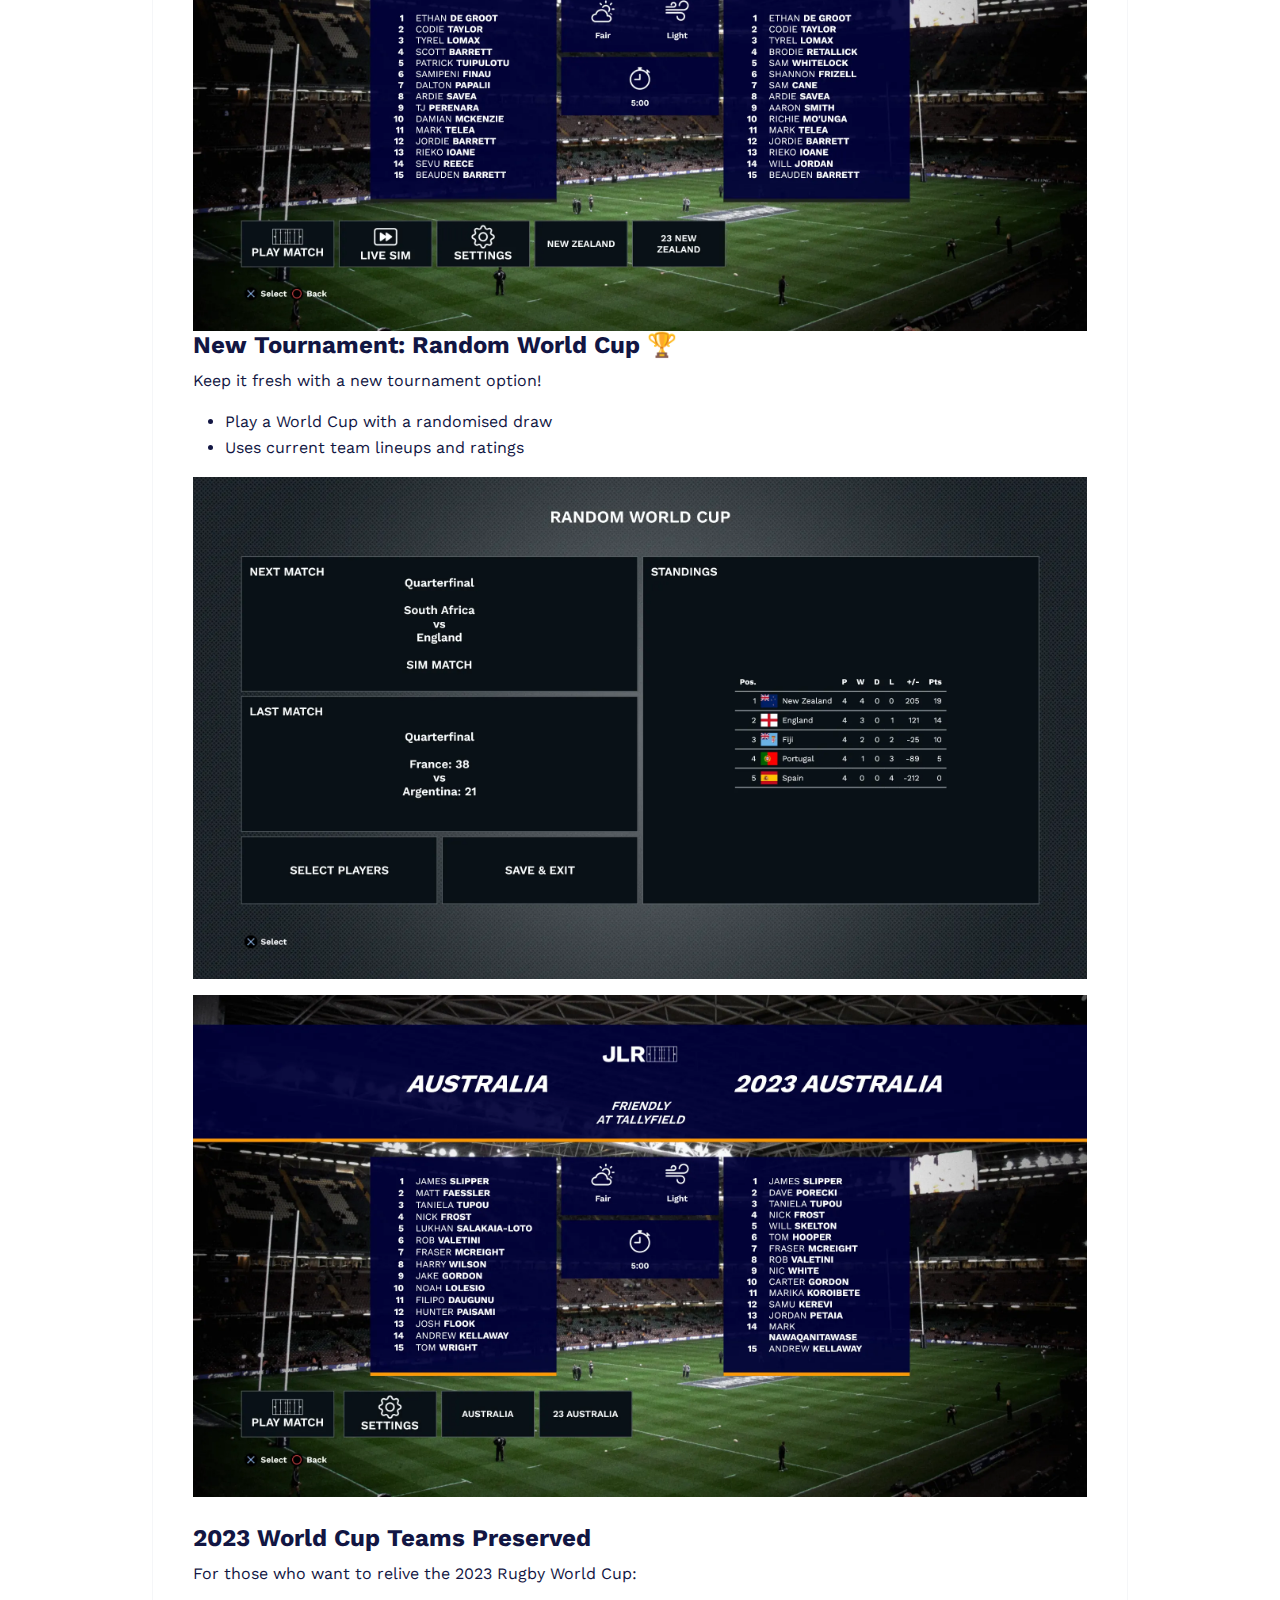
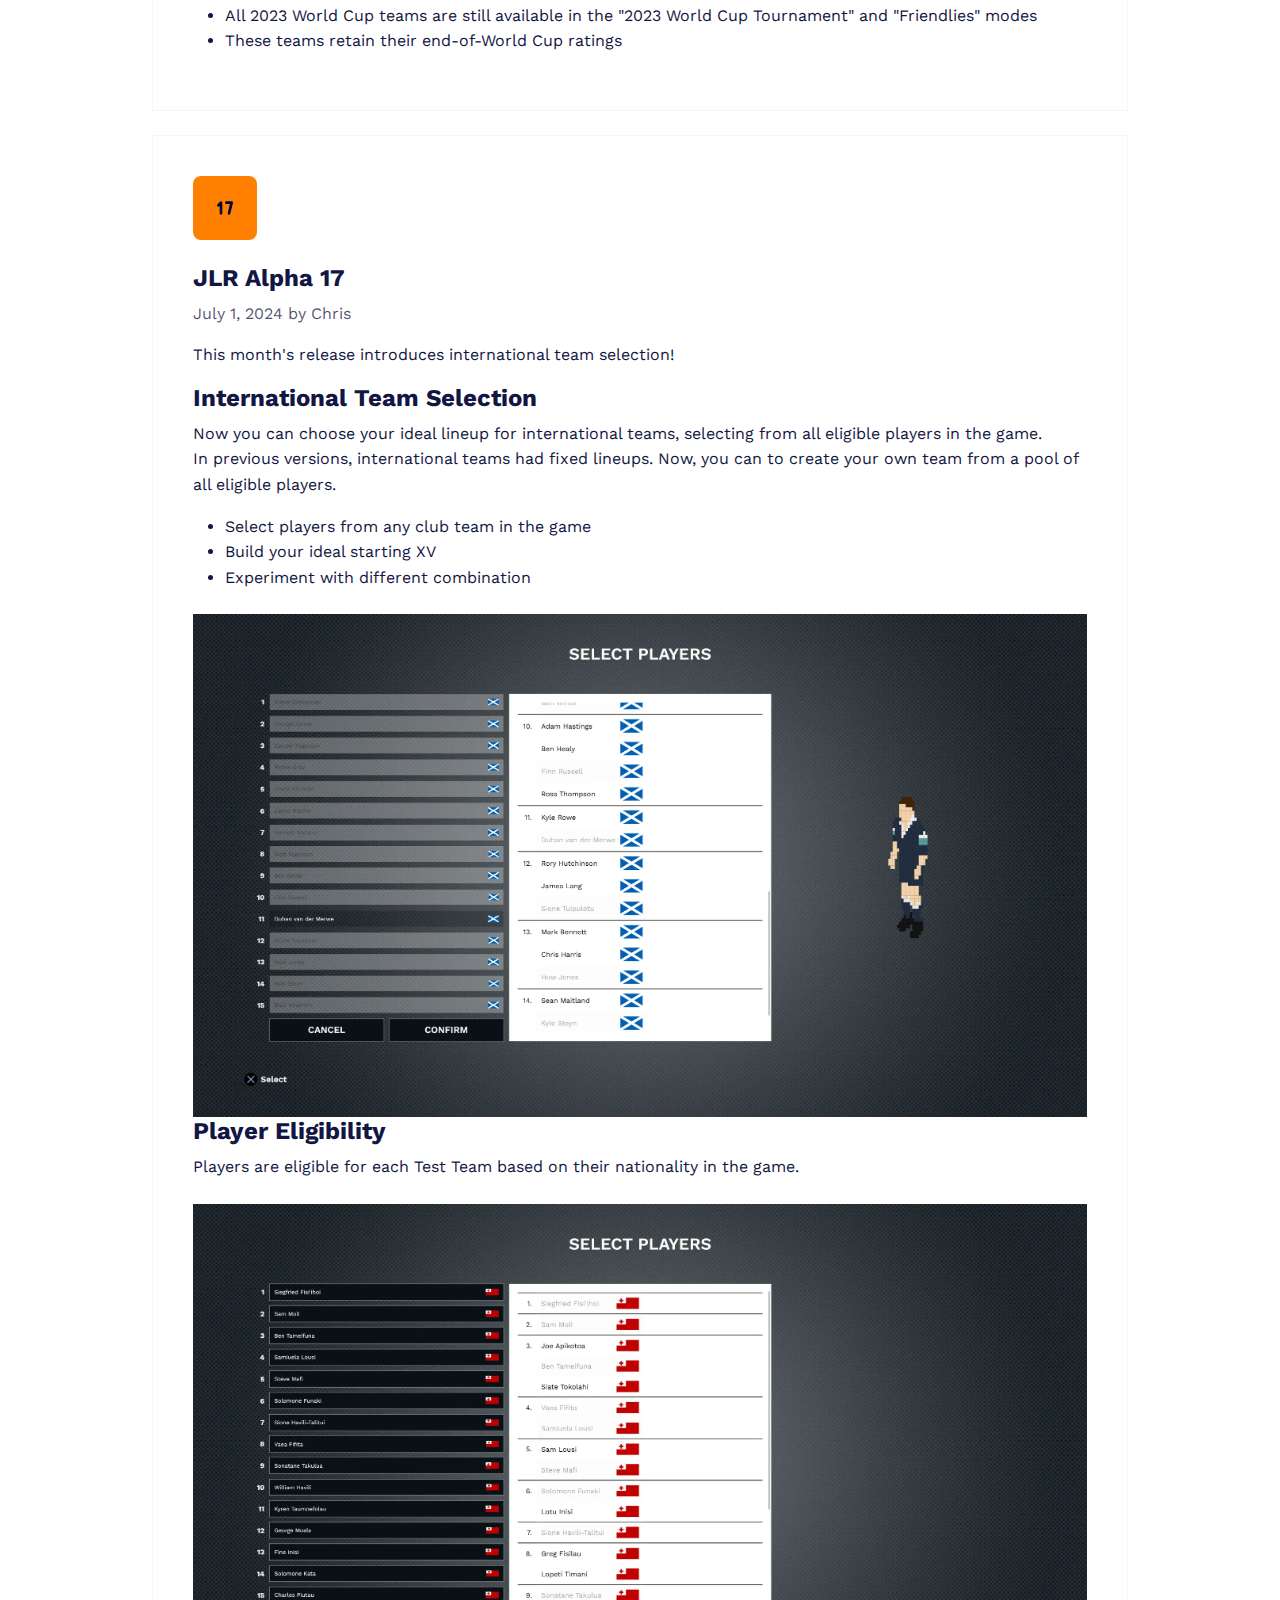
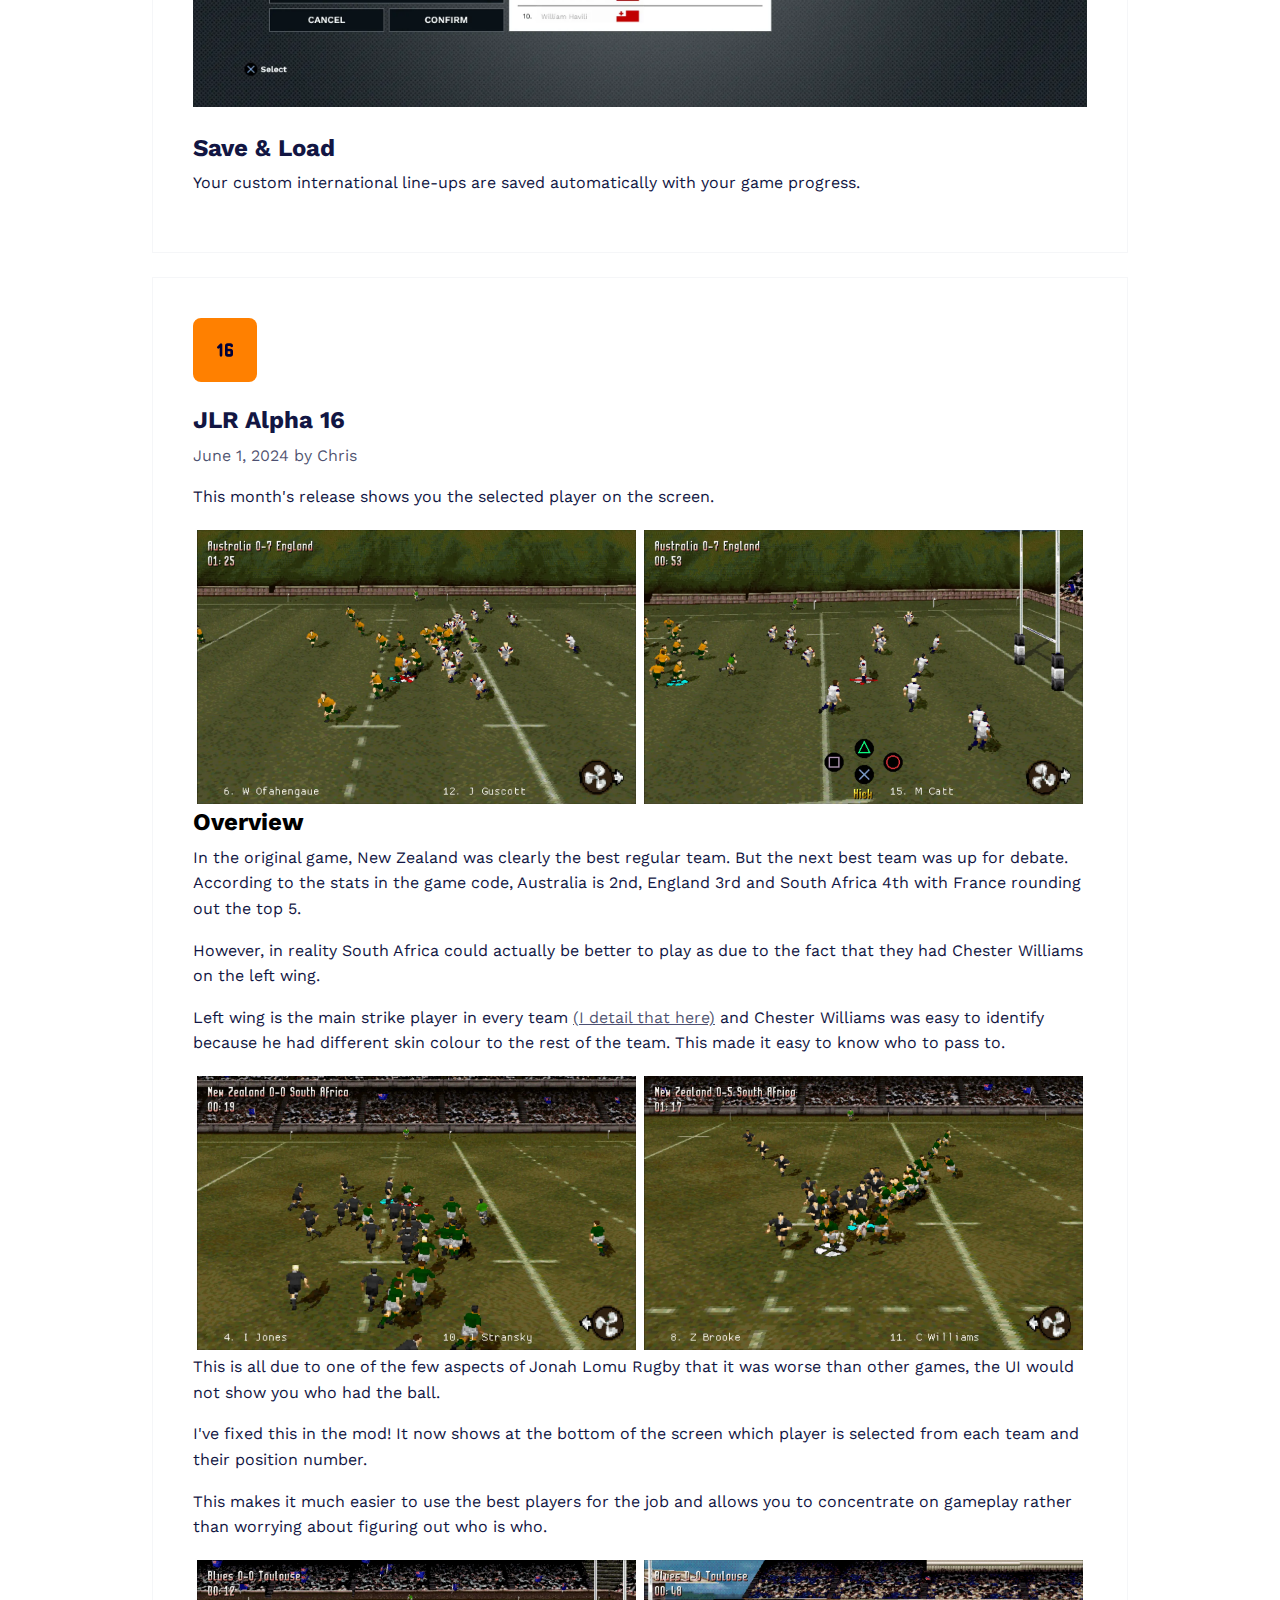
<file: history.html>
<!DOCTYPE html>
<html data-bs-theme="light" lang="en">

<head>
    <meta charset="utf-8">
    <meta name="viewport" content="width=device-width, initial-scale=1.0, shrink-to-fit=no">
    <title>JLR History</title>
    <link rel="icon" type="image/png" sizes="16x16" href="assets/img/JLR16.png">
    <link rel="icon" type="image/png" sizes="32x32" href="assets/img/JLR32.png">
    <link rel="stylesheet" href="assets/bootstrap/css/bootstrap.min.css">
    <link rel="stylesheet" href="https://fonts.googleapis.com/css?family=Raleway:300italic,400italic,600italic,700italic,800italic,400,300,600,700,800&amp;display=swap">
    <link rel="stylesheet" href="https://fonts.googleapis.com/css?family=Work+Sans&amp;display=swap">
    <link rel="stylesheet" href="assets/css/bs-theme-overrides.css">
<!-- Google tag (gtag.js) -->
<script async src="https://www.googletagmanager.com/gtag/js?id=G-97ZLZ0GQJX"></script>
<script>
  window.dataLayer = window.dataLayer || [];
  function gtag() { dataLayer.push(arguments); }
  gtag('js', new Date());

  gtag('config', 'G-97ZLZ0GQJX');
</script>
</head>

<body>
    <nav class="navbar navbar-expand-md fixed-top navbar-shrink py-3 navbar-light" id="mainNav">
        <div class="container"><a class="navbar-brand d-flex align-items-center" href="/"><span><img width="164" height="84" src="assets/img/JLR_Logo_Black.png" style="height: 34px;width: 164px;"></span></a><button data-bs-toggle="collapse" class="navbar-toggler" data-bs-target="#navcol-1"><span class="visually-hidden">Toggle navigation</span><span class="navbar-toggler-icon"></span></button>
            <div class="collapse navbar-collapse" id="navcol-1">
                <ul class="navbar-nav mx-auto">
                    <li class="nav-item"><a class="nav-link" href="index.html">Home</a></li>
                    <li class="nav-item"><a class="nav-link active" href="history.html">History</a></li>
                    <li class="nav-item"><a class="nav-link" href="support.html">Support</a></li>
                    <li class="nav-item"><a class="nav-link" href="contact.html">Contact</a></li>
                </ul><a class="btn btn-primary shadow" role="button" href="download.html">Download</a>
            </div>
        </div>
    </nav>
    <section>
        <div class="container py-4 py-xl-5">
            <div class="row" style="margin-top: 67px;">
                <div class="col-md-8 col-xl-6 text-center mx-auto">
                    <h2 class="display-6 fw-bold mb-4">Version H<strong>istory</strong></h2>
                    <p class="text-muted">All the details about the JLR mod updates.</p>
                </div>
            </div>
            <div class="row gy-4 row-cols-1">
                <div class="col">
                    <div class="card border-light border-1 d-flex justify-content-center p-4">
                        <div class="card-body">
                            <div>
                                <div class="bs-icon-lg bs-icon-rounded bs-icon-secondary d-flex flex-shrink-0 justify-content-center align-items-center d-inline-block mb-4 bs-icon"><svg xmlns="http://www.w3.org/2000/svg" width="1em" height="1em" viewBox="0 0 24 24" stroke-width="2" stroke="currentColor" fill="none" stroke-linecap="round" stroke-linejoin="round" class="icon icon-tabler icon-tabler-number-24-small">
                                        <path stroke="none" d="M0 0h24v24H0z" fill="none"></path>
                                        <path d="M14 8v3a1 1 0 0 0 1 1h3"></path>
                                        <path d="M18 8v8"></path>
                                        <path d="M6 8h3a1 1 0 0 1 1 1v2a1 1 0 0 1 -1 1h-2a1 1 0 0 0 -1 1v2a1 1 0 0 0 1 1h3"></path>
                                    </svg></div>
                                <h4 class="fw-bold">JLR Alpha 24</h4>
                                <p class="text-muted">March 1, 2025 by Chris</p>
                                <p>This update expands customisation with new field types and additional field markings.</p><img class="img-fluid" src="assets/img/Pitches-1.webp" alt="Pitches" style="margin-bottom: 17px;">
                                <h4><strong><span style="color: rgb(0, 0, 0);">New Features:</span></strong></h4>
                                <ul>
                                    <li>Expanded Field Types: Choose from Checkered, Vertical Stripes, Horizontal Stripes, and Diamond field designs.</li>
                                    <li>Weather-Dependent Fields: Field appearance adapts to conditions—Normal, Muddy, or Icy, exactly like the original game.</li>
                                    <li>Additional Field Markings: Customise your pitch with Classic, Modern, Modern with Numbers, Minimal, or Rugby League markings.</li>
                                    <li>All new field types and markings can be selected in Settings, giving players full control over their preferred stadium look.</li>
                                </ul>
                            </div>
                        </div>
                    </div>
                </div>
                <div class="col">
                    <div class="card border-light border-1 d-flex justify-content-center p-4">
                        <div class="card-body">
                            <div>
                                <div class="bs-icon-lg bs-icon-rounded bs-icon-secondary d-flex flex-shrink-0 justify-content-center align-items-center d-inline-block mb-4 bs-icon"><svg xmlns="http://www.w3.org/2000/svg" width="1em" height="1em" viewBox="0 0 24 24" stroke-width="2" stroke="currentColor" fill="none" stroke-linecap="round" stroke-linejoin="round" class="icon icon-tabler icon-tabler-number-23-small">
                                        <path stroke="none" d="M0 0h24v24H0z" fill="none"></path>
                                        <path d="M13 8h2.5a1.5 1.5 0 0 1 1.5 1.5v1a1.5 1.5 0 0 1 -1.5 1.5h-1.5h1.5a1.5 1.5 0 0 1 1.5 1.5v1a1.5 1.5 0 0 1 -1.5 1.5h-2.5"></path>
                                        <path d="M6 8h3a1 1 0 0 1 1 1v2a1 1 0 0 1 -1 1h-2a1 1 0 0 0 -1 1v2a1 1 0 0 0 1 1h3"></path>
                                    </svg></div>
                                <h4 class="fw-bold">JLR Alpha 23</h4>
                                <p class="text-muted">January 1, 2025 by Chris</p>
                                <p>This release focuses on creative control and simplifying the customisation process.</p><img class="img-fluid mt-2" src="assets/img/edit_logo.webp" alt="Edit Logo" style="margin: 8px 0px 30px;">
                                <h4><strong>New Features</strong></h4>
                                <ul>
                                    <li>Implemented window mode functionality with allowing you to toggle between windowed and full-screen mode</li>
                                    <li>Added team logo customisation feature<br>
                                        <ul>
                                            <li>Logos display across menu and in-game interfaces</li>
                                            <li>In-game preview system implements limited color palette to accurately reflect final appearance</li>
                                        </ul>
                                    </li>
                                </ul>
                                <h4><strong>Player Management</strong></h4>
                                <ul>
                                    <li>Added the ability to select your teams goalkicker on the player selection screen</li>
                                    <li>Expanded player selection pool to include players from all countries, removing previous team nationality restrictions</li>
                                </ul>
                                <h4><strong>Updates</strong></h4>
                                <ul>
                                    <li>Champions Cup 2024-25<br>
                                        <ul>
                                            <li>Updated the teams and pools for this year's competition.</li>
                                            <li>Reduced the round robin games to 4 games (In real life teams do not play against teams from their local competition)</li>
                                        </ul>
                                    </li>
                                </ul>
                                <h4><strong>Bug Fixes</strong></h4>
                                <ul>
                                    <li>Resolved various crashes</li>
                                    <li>Made the generation of random IDs for a new Team more random to avoid clashes.</li>
                                </ul>
                            </div>
                        </div>
                    </div>
                </div>
                <div class="col">
                    <div class="card border-light border-1 d-flex justify-content-center p-4">
                        <div class="card-body">
                            <div>
                                <div class="bs-icon-lg bs-icon-rounded bs-icon-secondary d-flex flex-shrink-0 justify-content-center align-items-center d-inline-block mb-4 bs-icon"><svg xmlns="http://www.w3.org/2000/svg" width="1em" height="1em" viewBox="0 0 24 24" stroke-width="2" stroke="currentColor" fill="none" stroke-linecap="round" stroke-linejoin="round" class="icon icon-tabler icon-tabler-number-22-small">
                                        <path stroke="none" d="M0 0h24v24H0z" fill="none"></path>
                                        <path d="M14 8h3a1 1 0 0 1 1 1v2a1 1 0 0 1 -1 1h-2a1 1 0 0 0 -1 1v2a1 1 0 0 0 1 1h3"></path>
                                        <path d="M6 8h3a1 1 0 0 1 1 1v2a1 1 0 0 1 -1 1h-2a1 1 0 0 0 -1 1v2a1 1 0 0 0 1 1h3"></path>
                                    </svg></div>
                                <h4 class="fw-bold">JLR Alpha 22</h4>
                                <p class="text-muted">December 1, 2024 by Chris</p>
                                <p><span style="color: rgb(0, 0, 0);">We are almost at our destination of full team customisation!</span></p>
                                <p><span style="color: rgb(0, 0, 0);">This release introduces the ability to create new players and teams.</span></p>
                                <p><span style="color: rgb(0, 0, 0);">Now, you’re not limited to just editing existing players and teams—you can build entirely new lineups.</span></p><img class="img-fluid" src="assets/img/Customise.webp" alt="Customise">
                                <p><span style="color: rgb(0, 0, 0);">Create your own local club team including all your mates, create a fantasy team or simply add yourself to your favourite club or national team.</span></p>
                                <h4><strong><span style="color: rgb(0, 0, 0);">New Features:</span></strong></h4>
                                <ul>
                                    <li><span style="color: rgb(0, 0, 0);">New Player Creation: You can now create brand-new players. The player is saved to your saves folder in a simple json format and can be copied between PCs or versions.</span></li>
                                    <li><span style="color: rgb(0, 0, 0);">New Team Creation: Build your own team from the ground up.</span></li>
                                    <li><span style="color: rgb(0, 0, 0);">Each team has a unique ID and is saved to your saves folder in a simple json format and can be copied between PCs or versions.</span></li>
                                </ul>
                                <h4><strong><span style="color: rgb(0, 0, 0);">Updates:</span></strong></h4>
                                <ul>
                                    <li><span style="color: rgb(0, 0, 0);">Teams: Updated International team ratings following the latest Test matches.</span></li>
                                </ul>
                            </div>
                        </div>
                    </div>
                </div>
                <div class="col">
                    <div class="card border-light border-1 d-flex justify-content-center p-4">
                        <div class="card-body">
                            <div>
                                <div class="bs-icon-lg bs-icon-rounded bs-icon-secondary d-flex flex-shrink-0 justify-content-center align-items-center d-inline-block mb-4 bs-icon"><svg xmlns="http://www.w3.org/2000/svg" width="1em" height="1em" viewBox="0 0 24 24" stroke-width="2" stroke="currentColor" fill="none" stroke-linecap="round" stroke-linejoin="round" class="icon icon-tabler icon-tabler-number-21-small">
                                        <path stroke="none" d="M0 0h24v24H0z" fill="none"></path>
                                        <path d="M15 10l2 -2v8"></path>
                                        <path d="M7 8h3a1 1 0 0 1 1 1v2a1 1 0 0 1 -1 1h-2a1 1 0 0 0 -1 1v2a1 1 0 0 0 1 1h3"></path>
                                    </svg></div>
                                <h4 class="fw-bold">JLR Alpha 21</h4>
                                <p class="text-muted">November 1, 2024 by Chris</p>
                                <p>Customisation keeps getting better. This month I'm adding the ability to edit players.</p><img class="img-fluid mt-2" src="assets/img/Ardie%20Savea.webp" alt="Edit Ardie Savea" style="margin: 8px 0px 30px;">
                                <h4><strong>Player Customisation</strong></h4>
                                <p>Edit any regular player in the game</p>
                                <ul>
                                    <li>Modify core attributes<br>
                                        <ul>
                                            <li>Country of origin: Affects international eligibility</li>
                                            <li>Primary position: Influences specific ratings</li>
                                            <li>Overall player rating</li>
                                            <li>Physical characteristics<ul>
                                                    <li>Height</li>
                                                    <li>Weight</li>
                                                </ul>
                                            </li>
                                            <li>Appearance<ul>
                                                    <li>Skin colour</li>
                                                    <li>Hair colour</li>
                                                </ul>
                                            </li>
                                        </ul>
                                    </li>
                                    <li>Changes saved to json files and can be edited outside of the game.</li>
                                    <li>Edits preserved between sessions</li>
                                    <li>Ratings update based on position changes</li>
                                    <li>Changes saved to json files and can be edited outside of the game.</li>
                                    <li>Compatible with previous customisation features</li>
                                    <li>Edits exportable between game versions</li>
                                    <li>Changes reflect immediately in-game</li>
                                </ul>
                                <p>This update builds on our previous customization features (team selection, kit editing) to give you even more control over your rugby experience. All player edits are saved alongside your team customisations in the Saves folder.</p>
                            </div>
                        </div>
                    </div>
                </div>
                <div class="col">
                    <div class="card border-light border-1 d-flex justify-content-center p-4">
                        <div class="card-body">
                            <div>
                                <div class="bs-icon-lg bs-icon-rounded bs-icon-secondary d-flex flex-shrink-0 justify-content-center align-items-center d-inline-block mb-4 bs-icon"><svg xmlns="http://www.w3.org/2000/svg" width="1em" height="1em" viewBox="0 0 24 24" stroke-width="2" stroke="currentColor" fill="none" stroke-linecap="round" stroke-linejoin="round" class="icon icon-tabler icon-tabler-number-20-small">
                                        <path stroke="none" d="M0 0h24v24H0z" fill="none"></path>
                                        <path d="M14 10v4a2 2 0 1 0 4 0v-4a2 2 0 1 0 -4 0z"></path>
                                        <path d="M6 8h3a1 1 0 0 1 1 1v2a1 1 0 0 1 -1 1h-2a1 1 0 0 0 -1 1v2a1 1 0 0 0 1 1h3"></path>
                                    </svg></div>
                                <h4 class="fw-bold">JLR Alpha 20</h4>
                                <p class="text-muted">October 1, 2024 by Chris</p>
                                <p><span style="color: rgb(0, 0, 0);">Our march towards full team customisation continues. This months release let's you change the players in any team. I also now show player rating information to allow you to make more informed decisions.</span></p>
                                <p><span style="color: rgb(0, 0, 0);">This feature was requested by patron François. Thanks!</span></p><img class="img-fluid" src="assets/img/Sto%20select.webp" alt="Stormers">
                                <h4><span style="color: var(--global-content-regular-default);">Select Players ✅</span></h4>
                                <ul>
                                    <li><span style="color: rgb(0, 0, 0);">You can select different players to be in any regular team. (A regular team is one that was not in the original game or a historical or fantasy team.)</span></li>
                                    <li><span style="color: rgb(0, 0, 0);">Edits are saved in the Saves folder and can be moved to new releases or edited outside of the game.</span></li>
                                </ul><img class="img-fluid" src="assets/img/Aus%20select.webp" alt="Australia">
                                <h4><span style="color: var(--global-content-regular-default);">Player Ratings 💯</span></h4>
                                <ul>
                                    <li><span style="color: rgb(0, 0, 0);">The player selection and switch screens now show overall player ratings, height, weight and one key stat.</span></li>
                                    <li><span style="color: rgb(0, 0, 0);">The key stat shown is what is key for their position e.g. strength rating for Props, Halfbacks their pass and so on.</span></li>
                                    <li><span style="color: rgb(0, 0, 0);">A player's overall rating will change if you change their position.</span></li>
                                </ul><img class="img-fluid" src="assets/img/Ben%20select.webp" alt="Benneton">
                                <h4 style="margin-top: 27px;"><span style="color: var(--global-content-regular-default);">Special Note</span></h4>
                                <p><span style="color: rgb(0, 0, 0);">As you know player ratings are both contentious and very subjective, it is almost impossible to manually assign ratings to over a thousand players (this is my side gig!). This means there will definitely be player ratings you disagree with, I am open to constructive feedback however, and will consider modifying ratings for the next release.</span></p>
                            </div>
                        </div>
                    </div>
                </div>
                <div class="col">
                    <div class="card border-light border-1 d-flex justify-content-center p-4">
                        <div class="card-body">
                            <div>
                                <div class="bs-icon-lg bs-icon-rounded bs-icon-secondary d-flex flex-shrink-0 justify-content-center align-items-center d-inline-block mb-4 bs-icon"><svg xmlns="http://www.w3.org/2000/svg" width="1em" height="1em" viewBox="0 0 24 24" stroke-width="2" stroke="currentColor" fill="none" stroke-linecap="round" stroke-linejoin="round" class="icon icon-tabler icon-tabler-number-19-small">
                                        <path stroke="none" d="M0 0h24v24H0z" fill="none"></path>
                                        <path d="M7 10l2 -2v8"></path>
                                        <path d="M13 15a1 1 0 0 0 1 1h2a1 1 0 0 0 1 -1v-6a1 1 0 0 0 -1 -1h-2a1 1 0 0 0 -1 1v2a1 1 0 0 0 1 1h3"></path>
                                    </svg></div>
                                <h4 class="fw-bold">JLR Alpha 19</h4>
                                <p class="text-muted">September 1, 2024 by Chris</p>
                                <p><span style="color: rgb(0, 0, 0);">We are continuing our journey towards customisable teams in JLR. This release brings the ability to create and edit the team kits!</span></p>
                                <h4><strong><span style="color: rgb(0, 0, 0);">Kit Customisation</span></strong></h4>
                                <ul>
                                    <li><span style="color: rgb(0, 0, 0);">Change the colours of any part of the jersey, shorts or socks that the game supports.</span></li>
                                    <li><span style="color: rgb(0, 0, 0);">Use the colour picker or hex code to get the exact colours you want.</span></li>
                                    <li><span style="color: rgb(0, 0, 0);">Add as many kits as you like to each team.</span></li>
                                    <li><span style="color: rgb(0, 0, 0);">Edits are saved in a simple json format which allows you to edit them outside of the game too.</span></li>
                                </ul><img class="img-fluid mt-2" src="assets/img/edit_kit.webp" alt="Select Scotland" style="margin: 8px 0px 30px;">
                                <h4><strong>Player&nbsp;<span style="color: rgb(0, 0, 0);">Pacific Nations Cup</span></strong></h4>
                                <p><span style="color: rgb(0, 0, 0);">The new Pacific Nations Cup format was launched this month. They now have 2 pools of 3 and come together for a semi final and final. This has been added to the mod. Find it under Tournaments &gt; Global.</span></p>
                                <ul>
                                    <li><span style="color: rgb(0, 0, 0);">Pool A</span>
                                        <ul>
                                            <li><span style="color: rgb(0, 0, 0);">Fiji</span></li>
                                            <li><span style="color: rgb(0, 0, 0);">Samoa</span></li>
                                            <li><span style="color: rgb(0, 0, 0);">Tonga</span></li>
                                        </ul>
                                    </li>
                                    <li><span style="color: rgb(0, 0, 0);">Pool B</span>
                                        <ul>
                                            <li><span style="color: rgb(0, 0, 0);">Canada</span></li>
                                            <li><span style="color: rgb(0, 0, 0);">Japan</span></li>
                                            <li><span style="color: rgb(0, 0, 0);">USA</span></li>
                                        </ul>
                                    </li>
                                    <li><span style="color: rgb(0, 0, 0);">Playoffs</span>
                                        <ul>
                                            <li><span style="color: rgb(0, 0, 0);">Semi final</span></li>
                                            <li><span style="color: rgb(0, 0, 0);">Final</span></li>
                                        </ul>
                                    </li>
                                </ul>
                                <h4 style="margin-top: 27px;"><strong><span style="color: rgb(0, 0, 0);">Bug fix</span></strong></h4>
                                <p><span style="color: rgb(0, 0, 0);">The "Random" option for stadium, weather, or wind settings now correctly randomises each time you move to the start match screen, instead of only randomising once when the settings are saved.</span></p>
                            </div>
                        </div>
                    </div>
                </div>
                <div class="col">
                    <div class="card border-light border-1 d-flex justify-content-center p-4">
                        <div class="card-body">
                            <div>
                                <div class="bs-icon-lg bs-icon-rounded bs-icon-secondary d-flex flex-shrink-0 justify-content-center align-items-center d-inline-block mb-4 bs-icon"><svg xmlns="http://www.w3.org/2000/svg" width="1em" height="1em" viewBox="0 0 24 24" stroke-width="2" stroke="currentColor" fill="none" stroke-linecap="round" stroke-linejoin="round" class="icon icon-tabler icon-tabler-number-18-small">
                                        <path stroke="none" d="M0 0h24v24H0z" fill="none"></path>
                                        <path d="M7 10l2 -2v8"></path>
                                        <path d="M15 12h-1a1 1 0 0 1 -1 -1v-2a1 1 0 0 1 1 -1h2a1 1 0 0 1 1 1v2a1 1 0 0 1 -1 1h-2a1 1 0 0 0 -1 1v2a1 1 0 0 0 1 1h2a1 1 0 0 0 1 -1v-2a1 1 0 0 0 -1 -1"></path>
                                    </svg></div>
                                <h4 class="fw-bold">JLR Alpha 18</h4>
                                <p class="text-muted">August 1, 2024 by Chris</p>
                                <p>This month's release brings you the latest in international rugby.</p>
                                <h4><strong>Updated Test Lineups</strong></h4>
                                <p>I've refreshed all Tier 1 nation lineups to reflect the current state of international rugby after the 2024 Six Nations and mid-year internationals.</p><img class="img-fluid" src="assets/img/eng.webp" alt="England">
                                <p></p><img class="img-fluid" src="assets/img/nz.webp" alt="New Zealand">
                                <h4><strong>New Tournament: Random World Cup 🏆</strong></h4>
                                <p>Keep it fresh with a new tournament option!</p>
                                <ul>
                                    <li>Play a World Cup with a randomised draw</li>
                                    <li>Uses current team lineups and ratings</li>
                                </ul><img class="img-fluid" src="assets/img/random.webp" alt="Random World Cup">
                                <p></p><img class="img-fluid" src="assets/img/aus.webp" alt="Australia">
                                <h4 style="margin-top: 27px;"><strong>2023 World Cup Teams Preserved</strong></h4>
                                <p>For those who want to relive the 2023 Rugby World Cup:</p>
                                <ul>
                                    <li>All 2023 World Cup teams are still available in the "2023 World Cup Tournament" and "Friendlies" modes</li>
                                    <li>These teams retain their end-of-World Cup ratings</li>
                                </ul>
                            </div>
                        </div>
                    </div>
                </div>
                <div class="col">
                    <div class="card border-light border-1 d-flex justify-content-center p-4">
                        <div class="card-body">
                            <div>
                                <div class="bs-icon-lg bs-icon-rounded bs-icon-secondary d-flex flex-shrink-0 justify-content-center align-items-center d-inline-block mb-4 bs-icon"><svg xmlns="http://www.w3.org/2000/svg" width="1em" height="1em" viewBox="0 0 24 24" stroke-width="2" stroke="currentColor" fill="none" stroke-linecap="round" stroke-linejoin="round" class="icon icon-tabler icon-tabler-number-17-small">
                                        <path stroke="none" d="M0 0h24v24H0z" fill="none"></path>
                                        <path d="M7 10l2 -2v8"></path>
                                        <path d="M13 8h4l-2 8"></path>
                                    </svg></div>
                                <h4 class="fw-bold">JLR Alpha 17</h4>
                                <p class="text-muted">July 1, 2024 by Chris</p>
                                <p>This month's release introduces international team selection!</p>
                                <h4><strong>International Team Selection</strong></h4>
                                <p>Now you can choose your ideal lineup for international teams, selecting from all eligible players in the game.<br>In previous versions, international teams had fixed lineups. Now, you can to create your own team from a pool of all eligible players.</p>
                                <ul>
                                    <li>Select players from any club team in the game</li>
                                    <li>Build your ideal starting XV</li>
                                    <li>Experiment with different combination</li>
                                </ul><img class="img-fluid mt-2" src="assets/img/selectScotland.webp" alt="Select Scotland">
                                <h4><strong>Player Eligibility</strong></h4>
                                <p>Players are eligible for each Test Team based on their nationality in the game.</p><img class="img-fluid mt-2" src="assets/img/selectTonga.webp" alt="Select Tonga">
                                <h4 style="margin-top: 27px;"><strong>Save &amp; Load</strong></h4>
                                <p>Your custom international line-ups are saved automatically with your game progress.</p>
                            </div>
                        </div>
                    </div>
                </div>
                <div class="col">
                    <div class="card border-light border-1 d-flex justify-content-center p-4">
                        <div class="card-body">
                            <div>
                                <div class="bs-icon-lg bs-icon-rounded bs-icon-secondary d-flex flex-shrink-0 justify-content-center align-items-center d-inline-block mb-4 bs-icon"><svg xmlns="http://www.w3.org/2000/svg" width="1em" height="1em" viewBox="0 0 24 24" stroke-width="2" stroke="currentColor" fill="none" stroke-linecap="round" stroke-linejoin="round" class="icon icon-tabler icon-tabler-number-16-small">
                                        <path stroke="none" d="M0 0h24v24H0z" fill="none"></path>
                                        <path d="M7 10l2 -2v8"></path>
                                        <path d="M17 9a1 1 0 0 0 -1 -1h-2a1 1 0 0 0 -1 1v6a1 1 0 0 0 1 1h2a1 1 0 0 0 1 -1v-2a1 1 0 0 0 -1 -1h-3"></path>
                                    </svg></div>
                                <h4 class="fw-bold">JLR Alpha 16</h4>
                                <p class="text-muted">June 1, 2024 by Chris</p>
                                <p>This month's release shows you the selected player on the screen.</p>
                                <div class="row">
                                    <div class="col"><img class="img-fluid col-md-6 p-1" src="assets/img/a1.webp" alt="W Ofahengaue and J Guscott"><img class="img-fluid col-md-6 p-1" src="assets/img/a2.webp" alt="M Catt"></div>
                                </div>
                                <h4><strong><span style="color: rgb(0, 0, 0);">Overview</span></strong></h4>
                                <p>In the original game, New Zealand was clearly the best regular team. But the next best team was up for debate. According to the stats in the game code, Australia is 2nd, England 3rd and South Africa 4th with France rounding out the top 5.</p>
                                <p>However, in reality South Africa could actually be better to play as due to the fact that they had Chester Williams on the left wing.</p>
                                <p>Left wing is the main strike player in every team <a href="https://www.reddit.com/r/rugbyunion/comments/10mbnyn/why_is_lomu_so_good_in_jonah_lomu_rugby/">(I detail that here)</a>&nbsp;and Chester Williams was easy to identify because he had different skin colour to the rest of the team. This made it easy to know who to pass to.</p>
                                <div class="row">
                                    <div class="col"><img class="img-fluid col-md-6 p-1" src="assets/img/c2.webp" alt="I Jones and J Stransky"><img class="img-fluid col-md-6 p-1" src="assets/img/c1.webp" alt="Z Brooke and C Williams"></div>
                                </div>
                                <p>This is all due to one of the few aspects of Jonah Lomu Rugby that it was worse than other games, the UI would not show you who had the ball.</p>
                                <p>I've fixed this in the mod! It now shows at the bottom of the screen which player is selected from each team and their position number.</p>
                                <p>This makes it much easier to use the best players for the job and allows you to concentrate on gameplay rather than worrying about figuring out who is who.</p>
                                <div class="row">
                                    <div class="col"><img class="img-fluid col-md-6 p-1" src="assets/img/b1.webp" alt="H Plummer and T Ramos"><img class="img-fluid col-md-6 p-1" src="assets/img/b2.webp" alt="H Sotutu and R Ntamack"></div>
                                </div>
                                <h4 style="margin-top: 27px;"><strong>Performance Setting</strong></h4>
                                <p>Reading the game memory to retrieve the selected player can slow down the games frame rate a small amount on slower PCs.</p>
                                <p>Because of this I have added a setting to reduce the load on the PC (High, Medium or Low) or to turn the feature off completely.</p>
                                <p>This setting reduces how often the selected player is retrieved resulting in better performance but a larger delay in the name appearing on screen.</p>
                            </div>
                        </div>
                    </div>
                </div>
                <div class="col">
                    <div class="card border-light border-1 d-flex justify-content-center p-4">
                        <div class="card-body">
                            <div>
                                <div class="bs-icon-lg bs-icon-rounded bs-icon-secondary d-flex flex-shrink-0 justify-content-center align-items-center d-inline-block mb-4 bs-icon"><svg xmlns="http://www.w3.org/2000/svg" width="1em" height="1em" viewBox="0 0 24 24" stroke-width="2" stroke="currentColor" fill="none" stroke-linecap="round" stroke-linejoin="round" class="icon icon-tabler icon-tabler-number-15-small">
                                        <path stroke="none" d="M0 0h24v24H0z" fill="none"></path>
                                        <path d="M7 10l2 -2v8"></path>
                                        <path d="M13 15a1 1 0 0 0 1 1h2a1 1 0 0 0 1 -1v-2a1 1 0 0 0 -1 -1h-3v-4h4"></path>
                                    </svg></div>
                                <h4 class="fw-bold">JLR Alpha 15</h4>
                                <p class="text-muted">May 1, 2024 by Chris</p>
                                <p>This month's release introduces Tours!</p>
                                <h4><strong>Starting with British and Irish Lions 🦁</strong></h4>
                                <p>We are starting with a British and Irish Lions Tour of New Zealand. More tours will be added next time. Let me know, which tours you want added!&nbsp;<a href="contact.html">Contact</a></p>
                                <h4><strong>Tour</strong></h4>
                                <p>Play an entire Tour of a country including matches against Clubs and a 3 Test series.</p><img class="img-fluid mt-2" src="assets/img/touroverview.webp" alt="British &amp; Irish Lions Tour of New Zealand">
                                <h4 style="padding-top: 0px;margin-top: 27px;"><strong>Team Selection</strong>&nbsp;</h4>
                                <p>Select your starting lineup at the start of the tour and at anytime throughout the tour.</p>
                                <p>Select from a set of eligible players.</p><img class="img-fluid mt-2" src="assets/img/selectplayers.webp" alt="Select Lions Line-up">
                                <h4 style="margin-top: 27px;"><strong>Save &amp; Load</strong></h4>
                                <p>Save a tour to view or continue later, on the current or new device.</p>
                            </div>
                        </div>
                    </div>
                </div>
                <div class="col">
                    <div class="card border-light border-1 d-flex justify-content-center p-4">
                        <div class="card-body">
                            <div>
                                <div class="bs-icon-lg bs-icon-rounded bs-icon-secondary d-flex flex-shrink-0 justify-content-center align-items-center d-inline-block mb-4 bs-icon"><svg xmlns="http://www.w3.org/2000/svg" width="1em" height="1em" viewBox="0 0 24 24" stroke-width="2" stroke="currentColor" fill="none" stroke-linecap="round" stroke-linejoin="round" class="icon icon-tabler icon-tabler-number-14-small">
                                        <path stroke="none" d="M0 0h24v24H0z" fill="none"></path>
                                        <path d="M7 10l2 -2v8"></path>
                                        <path d="M13 8v3a1 1 0 0 0 1 1h3"></path>
                                        <path d="M17 8v8"></path>
                                    </svg></div>
                                <h4 class="fw-bold">JLR Alpha 14</h4>
                                <p class="text-muted">April 1, 2024 by Chris</p>
                                <p><span style="color: rgb(0, 0, 0);">This month's release is updating the old and starting something new...</span></p>
                                <h4><strong><span style="color: rgb(0, 0, 0);">Updated Teams</span></strong></h4>
                                <p><span style="color: rgb(0, 0, 0);">With all Tier 1 club teams in the game, I'm now focussed on keeping the lineups up-to-date and current. Two of the most out of date teams were Super Rugby and the English Premiership.</span></p>
                                <p><span style="color: rgb(0, 0, 0);">I've updated all 26 of those teams to their new starting lineups and added new kit colours for 2024.</span></p>
                                <p><span style="color: rgb(0, 0, 0);">I have kept their old kits around if you prefer those too.</span></p><img class="img-fluid mt-2" src="assets/img/ltvsmp.webp" alt="Leicester Tigers vs Moana Pasifika">
                                <h4 style="padding-top: 0px;margin-top: 27px;"><strong><span style="color: rgb(0, 0, 0);">Edit Teams</span></strong></h4>
                                <p><span style="color: rgb(0, 0, 0);">I am also starting the journey to let you edit and create content for the game. We are starting out with basic team editing, which means you can change the existing teams Name, Country of origin, Category and menu accent colour.</span></p>
                                <p><span style="color: rgb(0, 0, 0);">I understand that player lineup and kit colour editing are the most important aspects of editing a team. So I'll be working on those soon.</span></p><img class="img-fluid mt-2" src="assets/img/editteam.webp" alt="Toulouse vs La Rochelle - Scrum.">
                                <h4 style="margin-top: 27px;"><strong><span style="color: rgb(0, 0, 0);">Controller Setting</span></strong></h4>
                                <p><span style="color: rgb(0, 0, 0);">Finally, I have added the ability to turn off built in controller support. This is useful for those who want to use their own controller mapping software to configure their own button layouts.</span></p>
                            </div>
                        </div>
                    </div>
                </div>
                <div class="col">
                    <div class="card border-light border-1 d-flex justify-content-center p-4">
                        <div class="card-body">
                            <div>
                                <div class="bs-icon-lg bs-icon-rounded bs-icon-secondary d-flex flex-shrink-0 justify-content-center align-items-center d-inline-block mb-4 bs-icon"><svg xmlns="http://www.w3.org/2000/svg" width="1em" height="1em" viewBox="0 0 24 24" stroke-width="2" stroke="currentColor" fill="none" stroke-linecap="round" stroke-linejoin="round" class="icon icon-tabler icon-tabler-number-13-small">
                                        <path stroke="none" d="M0 0h24v24H0z" fill="none"></path>
                                        <path d="M7 10l2 -2v8"></path>
                                        <path d="M13 8h2.5a1.5 1.5 0 0 1 1.5 1.5v1a1.5 1.5 0 0 1 -1.5 1.5h-1.5h1.5a1.5 1.5 0 0 1 1.5 1.5v1a1.5 1.5 0 0 1 -1.5 1.5h-2.5"></path>
                                    </svg></div>
                                <h4 class="fw-bold">JLR Alpha 13</h4>
                                <p class="text-muted">March 1, 2024 by Chris</p><p>This release brings 7 new Tournaments.</p>

<img src="assets/img/tournaments.png" alt="New Tournaments Screen" class="img-fluid mt-2">

<img src="assets/img/championscup.png" alt="Champions Cup" class="img-fluid mt-2">

<h4>Tournaments 🏆</h4>

          <li>Champions Cup</li>
          <uL>
            <li>4 Pools of 5 teams</li>
            <li>Quarter finals, Semi finals, Final.</li>
          </uL>

          <li>Super Rugby AU</li>
          <uL>
            <li>5 teams</li>
            <li>4 rounds, Qualifying final, Final</li>
          </uL>

          <li>Super Rugby Aotearoa</li>
          <uL>
            <li>5 teams</li>
            <li>4 rounds, Final</li>
          </uL>


<img src="assets/img/urcshields.gif" alt="URC Shields" class="img-fluid mt-2">

<h4>Territories Cup</h4>

          <li>Irish Shield</li>
          <uL>
            <li>4 teams</li>
          </uL>

          <li>Welsh Shield</li>
          <uL>
            <li>4 teams</li>
          </uL>

          <li>South African Shield</li>
          <uL>
            <li>4 teams</li>
          </uL>

          <li>Scottish Italian Shield</li>
          <uL>
            <li>4 teams</li>
          </uL>
                            </div>
                        </div>
                    </div>
                </div>
                <div class="col">
                    <div class="card border-light border-1 d-flex justify-content-center p-4">
                        <div class="card-body">
                            <div>
                                <div class="bs-icon-lg bs-icon-rounded bs-icon-secondary d-flex flex-shrink-0 justify-content-center align-items-center d-inline-block mb-4 bs-icon"><svg xmlns="http://www.w3.org/2000/svg" width="1em" height="1em" viewBox="0 0 24 24" stroke-width="2" stroke="currentColor" fill="none" stroke-linecap="round" stroke-linejoin="round" class="icon icon-tabler icon-tabler-number-12-small">
                                        <path stroke="none" d="M0 0h24v24H0z" fill="none"></path>
                                        <path d="M7 10l2 -2v8"></path>
                                        <path d="M13 8h3a1 1 0 0 1 1 1v2a1 1 0 0 1 -1 1h-2a1 1 0 0 0 -1 1v2a1 1 0 0 0 1 1h3"></path>
                                    </svg></div>
                                <h4 class="fw-bold">JLR Alpha 12</h4>
                                <p class="text-muted">February 1, 2024 by Chris</p><p>United Rugby Championship!!</p>
          <p>The biggest Tier 1 club competition is in full swing, and now you can play it in Jonah Lomu Rugby too.</p>

          <div class="container">
            <div class="row">
              <div class="col-md-6">
                <img src="assets/img/mun-sto1.webp" alt="Munster vs Stormers" class="img-fluid mt-2">
              </div>
              <div class="col-md-6">
                <img src="assets/img/mun-sto2.webp" alt="Glasgow vs Cardiff" class="img-fluid mt-2">
              </div>
            </div>
            </p>
            <div class="row">
              <div class="col-md-6">
                <img src="assets/img/lei-ben1.webp" alt="Munster vs Stormers" class="img-fluid mt-2">
              </div>
              <div class="col-md-6">
                <img src="assets/img/lei-ben2.webp" alt="Glasgow vs Cardiff" class="img-fluid mt-2">
              </div>
            </div>
            </p>
            <div class="row">
              <div class="col-md-6">
                <img src="assets/img/gla-car2.webp" alt="Munster vs Stormers" class="img-fluid mt-2">
              </div>
              <div class="col-md-6">
                <img src="assets/img/gla-car1.webp" alt="Glasgow vs Cardiff" class="img-fluid mt-2">
              </div>
            </div>
          </div>


          <h4>New teams 👕</h4>
          <li>Benetton</li>
          <li>Bulls</li>
          <li>Cardiff</li>
          <li>Connacht</li>
          <li>Dragons</li>
          <li>Edinburgh</li>
          <li>Glasgow Warriors</li>
          <li>Leinster</li>
          <li>Lions</li>
          <li>Munster</li>
          <li>Ospreys</li>
          <li>Scarlets</li>
          <li>Sharks</li>
          <li>Stormers</li>
          <li>Ulster</li>
          <li>Zebre Parma</li>


          <h4>Tournament 🏆</h4>
          <li>URC</li>
          <li>15 rounds, Quarter finals, Semi finals, Final.</li>
                            </div>
                        </div>
                    </div>
                </div>
                <div class="col">
                    <div class="card border-light border-1 d-flex justify-content-center p-4">
                        <div class="card-body">
                            <div>
                                <div class="bs-icon-lg bs-icon-rounded bs-icon-secondary d-flex flex-shrink-0 justify-content-center align-items-center d-inline-block mb-4 bs-icon"><svg xmlns="http://www.w3.org/2000/svg" width="1em" height="1em" viewBox="0 0 24 24" stroke-width="2" stroke="currentColor" fill="none" stroke-linecap="round" stroke-linejoin="round" class="icon icon-tabler icon-tabler-number-11-small">
                                        <path stroke="none" d="M0 0h24v24H0z" fill="none"></path>
                                        <path d="M8 10l2 -2v8"></path>
                                        <path d="M14 10l2 -2v8"></path>
                                    </svg></div>
                                <h4 class="fw-bold">JLR Alpha 11</h4>
                                <p class="text-muted">January 1, 2024 by Chris</p><p>Bonjour and Happy New Year!</p>
          <p>This month brings the French Top 14 to Jonah Lomu Rugby.</p>

          <img src="assets/img/top14.png" alt="Toulouse vs La Rochelle" class="img-fluid mt-2">
  
          <img src="assets/img/top14lineout.png" alt="Stade Français vs Racing - Lineout" class="img-fluid mt-2">

          <h4>New teams</h4>
          <li>Bayonne</li>
          <li>Bordeaux Bègles</li>
          <li>Castres</li>
          <li>Clermont</li>
          <li>La Rochelle</li>
          <li>Lyon</li>
          <li>Montpellier</li>
          <li>Oyonnax</li>
          <li>Pau</li>
          <li>Perpignan</li>
          <li>Racing</li>
          <li>Stade Français</li>
          <li>Toulon</li>
          <li>Toulouse</li>

          <h4>Tournament 🏆</h4>
          <p>Top 14!</p>
          <p>Changed bonus point system to also support getting a Loss Bonus Point for a margin of only 5 or less.</p>
          <p>Changed bonus point system to also support getting a Try bonus point for scoring 3 more tries than your
            opponent.</p>
          <p>Changed playoff system to support 6 teams in the playoffs. The top 2 teams get a Bye in the first round of
            the playoffs.</p>

          <img src="assets/img/top14scrum.png" alt="Toulouse vs La Rochelle - Scrum." class="img-fluid mt-2">

          <h4>Game Launcher Improvements</h4>
          <p>Updated the Launcher to support a new file.</p>
          <p>Updated the Launcher to look for the file in the Downloads folder and automatically load it if found.</p>
                            </div>
                        </div>
                    </div>
                </div>
                <div class="col">
                    <div class="card border-light border-1 d-flex justify-content-center p-4">
                        <div class="card-body">
                            <div>
                                <div class="bs-icon-lg bs-icon-rounded bs-icon-secondary d-flex flex-shrink-0 justify-content-center align-items-center d-inline-block mb-4 bs-icon"><svg xmlns="http://www.w3.org/2000/svg" width="1em" height="1em" viewBox="0 0 24 24" stroke-width="2" stroke="currentColor" fill="none" stroke-linecap="round" stroke-linejoin="round" class="icon icon-tabler icon-tabler-number-10-small">
                                        <path stroke="none" d="M0 0h24v24H0z" fill="none"></path>
                                        <path d="M7 10l2 -2v8"></path>
                                        <path d="M13 10v4a2 2 0 1 0 4 0v-4a2 2 0 1 0 -4 0z"></path>
                                    </svg></div>
                                <h4 class="fw-bold">JLR Alpha 10</h4>
                                <p class="text-muted">December 1, 2023 by Chris</p><p>This month's release is the all-new Territories Cup! Read on to see all the details.</p>

          <img src="assets/img/tcfc.webp" alt="Fusion Cup." class="img-fluid mt-2">
          <p>Fusion Cup.</p>

          <img src="assets/img/tcac.webp" alt="Fusion Cup." class="img-fluid mt-2">
          <p>Americas Cup.</p>

          <img src="assets/img/tcec.webp" alt="Fusion Cup." class="img-fluid mt-2">
          <p>European Cup.</p>

          <img src="assets/img/tcextra.webp" alt="Fusion Cup." class="img-fluid mt-2">
          <p>Extraordinary Cup.</p>

          <h4>New Territories Cups 🏆</h4>
          <p>In addition to the 6 Nations and Rugby Championship, I've added European Cup, Americas Cup and Pasifika
            Cup.
          </p>
          <p>Now, just like the original game, you need to win all the Territories Cups to unlock two special
            tournaments, which I'm
            calling the Fusion Cup and the Extraordinary Cup.</p>
          <p>The Fusion Cup is contested by teams made up of players from multiple countries: the B&I Lions, Barbarians,
            Pacific
            Islanders and South American XV.</p>
          <p>The Extraordinary Cup, like the original game has a few fictional teams along with the World XV.</p>

          <h4>New teams 🌍</h4>
          <p>Available right away:</p>
          <li>Spain</li>
          <li>USA</li>
          <li>Canada</li>
          <p></p>
          <p>Unlockable:</p>
          <li><a href="https://en.wikipedia.org/wiki/Barbarian_F.C.">Barbarians</a></li>
          <li><a href="https://en.wikipedia.org/wiki/British_%26_Irish_Lions">British & Irish Lions</a></li>
          <li><a href="https://en.wikipedia.org/wiki/Pacific_Islanders_rugby_union_team">Pacific Islanders</a></li>
          <li><a href="https://en.wikipedia.org/wiki/South_American_Jaguars">South America XV</a></li>
          <li><a href="https://en.wikipedia.org/wiki/World_XV">World XV</a></li>
          <li>JLR All-Stars. - A team of regular players, but each with one exceptional ability.</li>
          <li>Ant another special team.</li>

          <h4>Unlockables</h4>
          <p>Winning the Fusion or Extraordinary Cup with a team will unlock that team for use in Friendlies.</p>

          <h4>Features</h4>
          <p>Added a trophy icon every time you win a Territories Cup.</p>
                            </div>
                        </div>
                    </div>
                </div>
                <div class="col">
                    <div class="card border-light border-1 d-flex justify-content-center p-4">
                        <div class="card-body">
                            <div>
                                <div class="bs-icon-lg bs-icon-rounded bs-icon-secondary d-flex flex-shrink-0 justify-content-center align-items-center d-inline-block mb-4 bs-icon"><svg xmlns="http://www.w3.org/2000/svg" width="1em" height="1em" viewBox="0 0 24 24" stroke-width="2" stroke="currentColor" fill="none" stroke-linecap="round" stroke-linejoin="round" class="icon icon-tabler icon-tabler-number-9">
                                        <path stroke="none" d="M0 0h24v24H0z" fill="none"></path>
                                        <path d="M16 8a4 4 0 1 0 -8 0v1a4 4 0 1 0 8 0"></path>
                                        <path d="M8 16a4 4 0 1 0 8 0v-8"></path>
                                    </svg></div>
                                <h4 class="fw-bold">JLR Alpha 9</h4>
                                <p class="text-muted">November 1, 2023 by Chris</p><p>Congratulations South Africa, World Cup Champions for the 4th time! 🎉</p>
          <p>We are celebrating the end of the World Cup by adding all of the World Cup Champions to JLR!</p>


          <h4>New Champions Tournament 🏆</h4>
          <p>Celebrate the World Cup champions by participating in an epic Champions Tournament.</p>
          <p>Take part in a round-robin competition, Semi finals & Final</p>


          <h4>New teams 🌍</h4>
          <p>10 new teams that have made their mark in World Cup history, including the latest 2023 champions, South
            Africa.</p>
          <li>1987 New Zealand</li>
          <li>1991 Australia</li>
          <li>1995 South Africa</li>
          <li>1999 Australia</li>
          <li>2003 England</li>
          <li>2007 South Africa</li>
          <li>2011 New Zealand</li>
          <li>2015 New Zealand</li>
          <li>2019 South Africa</li>
          <li>2023 South Africa</li>


          <h4>Unlockables</h4>
          <p>Winning the Champions Tournament with a team will unlock that team for use in Friendlies.</p>
                            </div>
                        </div>
                    </div>
                </div>
                <div class="col">
                    <div class="card border-light border-1 d-flex justify-content-center p-4">
                        <div class="card-body">
                            <div>
                                <div class="bs-icon-lg bs-icon-rounded bs-icon-secondary d-flex flex-shrink-0 justify-content-center align-items-center d-inline-block mb-4 bs-icon"><svg xmlns="http://www.w3.org/2000/svg" width="1em" height="1em" viewBox="0 0 24 24" stroke-width="2" stroke="currentColor" fill="none" stroke-linecap="round" stroke-linejoin="round" class="icon icon-tabler icon-tabler-number-8">
                                        <path stroke="none" d="M0 0h24v24H0z" fill="none"></path>
                                        <path d="M12 8m-4 0a4 4 0 1 0 8 0a4 4 0 1 0 -8 0"></path>
                                        <path d="M12 16m-4 0a4 4 0 1 0 8 0a4 4 0 1 0 -8 0"></path>
                                    </svg></div>
                                <h4 class="fw-bold">JLR Alpha 8</h4>
                                <p class="text-muted">October 1, 2023 by Chris</p><p>After 2 months of adding teams and tournaments, this month I am back to adding features.</p>
          <p>The focus of this release is Management.</p>

          <h4>Game management</h4>
          <p>I'm bringing Live Sim to JLR! This is a feature I've been wanting to build for a long time. </p>
          <p>Live sim means that you can simulate a game while watching the progress. At any point in the 2nd half you
            can choose to take over control of the game, and influence the end of the match. You can pause and manually
            progress the Sim. The live Sim shows the result of each phase and which player scored. It also shows
            possession stats as the game progresses.</p>

          <img src="assets/img/livesim.webp" alt="Live Sim screen." class="img-fluid mt-2">
          <p>Live Sim screen.</p>


          <h4>Team management</h4>
          <p>Want to move Ardie Savea back to 7? Do you think Robbie Henshaw is better at inside centre?</p>
          <p>Now you can select which position the players play.</p>
          <li>For friendly games it changes the player positions for just that game.</li>
          <li>For tournaments it is saved along with the tournament, so you can change the player positions for multiple
            games.</li>
          <li>The player stats, and therefore the teams stats, change when a player is moved. </li>
          <p>E.g. if you put a prop on the wing their ratings will drop significantly due to their lack of speed.</p>
          <p>There's nothing stopping you though!</p>

          <img src="assets/img/subs.webp" alt="Select players screen." class="img-fluid mt-2">
          <p>Select players screen.</p>
                            </div>
                        </div>
                    </div>
                </div>
                <div class="col">
                    <div class="card border-light border-1 d-flex justify-content-center p-4">
                        <div class="card-body">
                            <div>
                                <div class="bs-icon-lg bs-icon-rounded bs-icon-secondary d-flex flex-shrink-0 justify-content-center align-items-center d-inline-block mb-4 bs-icon"><svg xmlns="http://www.w3.org/2000/svg" width="1em" height="1em" viewBox="0 0 24 24" stroke-width="2" stroke="currentColor" fill="none" stroke-linecap="round" stroke-linejoin="round" class="icon icon-tabler icon-tabler-number-7">
                                        <path stroke="none" d="M0 0h24v24H0z" fill="none"></path>
                                        <path d="M8 4h8l-4 16"></path>
                                    </svg></div>
                                <h4 class="fw-bold">JLR Alpha 7</h4>
                                <p class="text-muted">September 3, 2023 by Chris</p><p>The World Cup release!</p>
          <p>It's September and the World Cup is right around the corner and now you can play it in JLR!</p>
          <p>This release has a massive, 24 new teams!</p>
          <img src="assets/img/wcteams.webp" alt="World Cup teams." class="img-fluid mt-2">
          <p>World Cup teams.</p>

          <h3>Release Notes:</h3>


          <h4>New teams</h4>

          <li>Uruguay</li>
          <li>Namibia</li>
          <li>Tonga</li>
          <li>Romania</li>
          <li>Fiji</li>
          <li>Georgia</li>
          <li>Portugal</li>
          <li>Japan</li>
          <li>Samoa</li>
          <li>Chile</li>
          <p>All teams have both home and away jerseys.</p>
          <p>I also updated the Tier 1 teams to their World Cup squads.</p>
          <p>Added 14 Auckland Club rugby teams. (Thank you Brad R for all your help!)</p>

          <img src="assets/img/club.webp" alt="Club team select screen." class="img-fluid mt-2">
          <p>Club team select screen.</p>

          <h4>New Tournaments</h4>
          <li>2023 World Cup</li>
          <li>Auckland Club season</li>

          <h4>Unlocks</h4>
          <p>Winning the 2023 World Cup unlocks the 2015 World Cup winning NZ team.</p>
                            </div>
                        </div>
                    </div>
                </div>
                <div class="col">
                    <div class="card border-light border-1 d-flex justify-content-center p-4">
                        <div class="card-body">
                            <div>
                                <div class="bs-icon-lg bs-icon-rounded bs-icon-secondary d-flex flex-shrink-0 justify-content-center align-items-center d-inline-block mb-4 bs-icon"><svg xmlns="http://www.w3.org/2000/svg" width="1em" height="1em" viewBox="0 0 24 24" stroke-width="2" stroke="currentColor" fill="none" stroke-linecap="round" stroke-linejoin="round" class="icon icon-tabler icon-tabler-number-6">
                                        <path stroke="none" d="M0 0h24v24H0z" fill="none"></path>
                                        <path d="M8 16a4 4 0 1 0 8 0v-1a4 4 0 1 0 -8 0"></path>
                                        <path d="M16 8a4 4 0 1 0 -8 0v8"></path>
                                    </svg></div>
                                <h4 class="fw-bold">JLR Alpha 6</h4>
                                <p class="text-muted">August 1, 2023 by Chris</p><p>The International release!</p>
          <img src="assets/img/international.webp" alt="International team select screens." class="img-fluid mt-2">
          <p>International team select screens.</p>

          <h3>Release Notes:</h3>


          <h4>New teams</h4>

          <li>Argentina</li>
          <li>Australia</li>
          <li>New Zealand</li>
          <li>South Africa</li>
          <li>England</li>
          <li>France</li>
          <li>Ireland</li>
          <li>Italy</li>
          <li>Scotland</li>
          <li>Wales</li>


          <h4>New Territories Cups</h4>
          <li>Rugby Championship</li>
          <li>Six Nations</li>
                            </div>
                        </div>
                    </div>
                </div>
                <div class="col">
                    <div class="card border-light border-1 d-flex justify-content-center p-4">
                        <div class="card-body">
                            <div>
                                <div class="bs-icon-lg bs-icon-rounded bs-icon-secondary d-flex flex-shrink-0 justify-content-center align-items-center d-inline-block mb-4 bs-icon"><svg xmlns="http://www.w3.org/2000/svg" width="1em" height="1em" viewBox="0 0 24 24" stroke-width="2" stroke="currentColor" fill="none" stroke-linecap="round" stroke-linejoin="round" class="icon icon-tabler icon-tabler-number-5">
                                        <path stroke="none" d="M0 0h24v24H0z" fill="none"></path>
                                        <path d="M8 20h4a4 4 0 1 0 0 -8h-4v-8h8"></path>
                                    </svg></div>
                                <h4 class="fw-bold">JLR Alpha 5</h4>
                                <p class="text-muted">July 1, 2023 by Chris</p><p>It's that time again! In this new version I have focussed on Territories Cup mode and unlockables.</p>
          <img src="assets/img/territoriescup.webp" alt="Territories Cup screen." class="img-fluid mt-2">
          <p>Territories Cup screen.</p>

          <h3>Release Notes:</h3>


          <h4>Territories Cup</h4>
          <p>Added all Original Territories Cup tournaments.</p>

          <li>American Cup</li>
          <li>Asian Cup</li>
          <li>Five Nations</li>
          <li>Pacific Cup</li>
          <li>Tri Nations</li>
          <br>
          <p>Added a selection of new Derby Cup tournaments.</p>

          <li>East Australian Cup</li>
          <li>London Cup</li>
          <li>South Island Cup</li>
          <li>Super City Cup</li>
          <li>Pacific Island Cup</li>


          <h4>Unlocks</h4>

          <li>Winning an NPC, Premiership or Super Rugby tournament now unlocks a special team.</li>
          <li>Winning all Territories Cups unlocks the Special and Extra Cups (like the original game)</li>
          <li>Winning the Special or Extra Cups unlocks the team you played as. You can use these teams in friendlies.
          </li>
          <li>This means you can unlock Team Lomu & Rage All Stars to play as in friendlies!</li>

          <h4>Save and load</h4>

          <li>Updated loading tournaments to show progress in save file.</li>
          <li>Unlocks persist between play sessions.</li>
                            </div>
                        </div>
                    </div>
                </div>
                <div class="col">
                    <div class="card border-light border-1 d-flex justify-content-center p-4">
                        <div class="card-body">
                            <div>
                                <div class="bs-icon-lg bs-icon-rounded bs-icon-secondary d-flex flex-shrink-0 justify-content-center align-items-center d-inline-block mb-4 bs-icon"><svg xmlns="http://www.w3.org/2000/svg" width="1em" height="1em" viewBox="0 0 24 24" stroke-width="2" stroke="currentColor" fill="none" stroke-linecap="round" stroke-linejoin="round" class="icon icon-tabler icon-tabler-number-4">
                                        <path stroke="none" d="M0 0h24v24H0z" fill="none"></path>
                                        <path d="M15 20v-15l-8 11h10"></path>
                                    </svg></div>
                                <h4 class="fw-bold">JLR Alpha 4</h4>
                                <p class="text-muted">June 1, 2023 by Chris</p><p>The new feature in this release is Classic Matches!</p>

          <h3>Release Notes:</h3>


          <h4>New teams</h4>

          <li>6 Australian and Fijian Super Rugby teams.</li>
          <li>4 special teams only available in Classic Match mode for now.</li>

          <h4>Classic Match</h4>

          <li>Reimplemented the 8 Classic Matches from the original game.</li>
          <li>Added 8 new Classic Matches.</li>
          <li>Added the ability to unlock Classic Matches by completing the first 4.</li>
          <li>Supports saving your progress.</li>

          <img src="assets/img/classic.webp" alt="Classic match screen." class="img-fluid mt-2">
          <p>Classic match screen.</p>
                            </div>
                        </div>
                    </div>
                </div>
                <div class="col">
                    <div class="card border-light border-1 d-flex justify-content-center p-4">
                        <div class="card-body">
                            <div>
                                <div class="bs-icon-lg bs-icon-rounded bs-icon-secondary d-flex flex-shrink-0 justify-content-center align-items-center d-inline-block mb-4 bs-icon"><svg xmlns="http://www.w3.org/2000/svg" width="1em" height="1em" viewBox="0 0 24 24" stroke-width="2" stroke="currentColor" fill="none" stroke-linecap="round" stroke-linejoin="round" class="icon icon-tabler icon-tabler-number-3">
                                        <path stroke="none" d="M0 0h24v24H0z" fill="none"></path>
                                        <path d="M12 12a4 4 0 1 0 -4 -4"></path>
                                        <path d="M8 16a4 4 0 1 0 4 -4"></path>
                                    </svg></div>
                                <h4 class="fw-bold">JLR Alpha 3</h4>
                                <p class="text-muted">May 1, 2023 by Chris</p><p>The focus of this release has been Tournaments! 🏆🏆🏆🏆</p>

          <h3>Release Notes:</h3>

          <h4>Tournaments 🏆</h4>

          <li>Premiership</li>
          <uL>
            <li>11 teams</li>
            <li>Semifinals & Final</li>
          </uL>

          <li>NPC</li>
          <uL>
            <li>2 pools of 7 teams each.</li>
            <li>Quarterfinals, Semis & Final.</li>
          </uL>

          <li>1995 World Cup</li>
          <uL>
            <li>4 pools of 4 teams</li>
            <li>Quarterfinals, Semis & Final.</li>
          </uL>

          <li>Supports single player, multiplayer or no players (e.g. simulate a season)</li>
          <li>Multiplayer allows as many players as there are teams in the tournament.</li>
          <li>Non player matches are simulated. Simulation is random and the odds are based off of the team stats of
            Possession, Attack and Defense. Which are based off player attributes.</li>
          <li>Ability to view upcoming and past fixtures.</li>
          <li>Ability to view the points tables.</li>
          <li>Supports saving the tournament to continue at a later date.</li>


          <h4>New teams</h4>

          <li>11 new teams from the English Premiership.</li>
          <li>Updated the player stats of the Super Rugby and NPC teams to be relative to the Premiership teams.</li>

          <img src="assets/img/tournament.webp" alt="Tournament overview screen." class="img-fluid mt-2">
          <p>Tournament overview screen.</p>
                            </div>
                        </div>
                    </div>
                </div>
                <div class="col">
                    <div class="card border-light border-1 d-flex justify-content-center p-4">
                        <div class="card-body">
                            <div>
                                <div class="bs-icon-lg bs-icon-rounded bs-icon-secondary d-flex flex-shrink-0 justify-content-center align-items-center d-inline-block mb-4 bs-icon"><svg xmlns="http://www.w3.org/2000/svg" width="1em" height="1em" viewBox="0 0 24 24" stroke-width="2" stroke="currentColor" fill="none" stroke-linecap="round" stroke-linejoin="round" class="icon icon-tabler icon-tabler-number-2">
                                        <path stroke="none" d="M0 0h24v24H0z" fill="none"></path>
                                        <path d="M8 8a4 4 0 1 1 8 0c0 1.098 -.564 2.025 -1.159 2.815l-6.841 9.185h8"></path>
                                    </svg></div>
                                <h4 class="fw-bold">JLR Alpha 2</h4>
                                <p class="text-muted">April 1, 2023 by Chris</p><p>The focus of this release has been the controllers 🎮🎮.</p>

          <h3>Release Notes:</h3>

          <h4>Local Multiplayer</h4>

          <li>Support for 2 players. </li>
          <li>New screen to selection which team each player is controlling. </li>
          <li>Support for controlling the same team/ co-op.</li>




          <h4>Controller</h4>

          <li>Support for a wider range of controllers. </li>
          <li>Automatically detects and configures the controller type. </li>
          <li>Fixed issue where controller would not work while Steam was running.</li>
          <li>Updated settings page to show what controllers are connected.</li>
          <li>Controller buttons setting now only changes the look of the buttons that appear on-screen and on the
            loading pages. This setting will update automatically when possible.</li>

          <h4>New teams</h4>

          <li>14 New Zealand NPC teams have been added. </li>
          <li>Team Patreon.</li>

          <img src="assets/img/controller.webp" alt="New player select screen." class="img-fluid mt-2">
          <p>New player select screen.</p>
                            </div>
                        </div>
                    </div>
                </div>
                <div class="col">
                    <div class="card border-light border-1 d-flex justify-content-center p-4">
                        <div class="card-body">
                            <div>
                                <div class="bs-icon-lg bs-icon-rounded bs-icon-secondary d-flex flex-shrink-0 justify-content-center align-items-center d-inline-block mb-4 bs-icon"><svg xmlns="http://www.w3.org/2000/svg" width="1em" height="1em" viewBox="0 0 24 24" stroke-width="2" stroke="currentColor" fill="none" stroke-linecap="round" stroke-linejoin="round" class="icon icon-tabler icon-tabler-number-1">
                                        <path stroke="none" d="M0 0h24v24H0z" fill="none"></path>
                                        <path d="M13 20v-16l-5 5"></path>
                                    </svg></div>
                                <h4 class="fw-bold">JLR Alpha 1</h4>
                                <p class="text-muted">March 1, 2023 by Chris</p><p>The first release of the JLR mod. This is an exciting day for me. Hopefully for you too.</p>

          <p>Because this is a mod and not a new game, it preserves what made the game great: the beloved commentary and
            the fast and simple gameplay. While enhancing a few features that were stuck in 1997: the ability to play on
            modern PCs, the teams, players and the limited menu system.</p>


          <h3>Release Notes:</h3>

          <h4>Key features:</h4>

          <li>NZ based Super Rugby 2023 teams and players.</li>
          <li>Updated jerseys home and away.</li>
          <li>Updated players: Name, appearance and player stats.</li>
          <li>New Menu system</li>
          <li>Runs on modern Windows PCs</li>
          <li>Modern controller support (Xbox and PS4)</li>
          <li>Better team select which shows team ratings and gives the ability to select the jersey colours.</li>
          <li>Better match presentation. Pre match player lineups, settings editor, shows controls on game load.</li>

          <img src="assets/img/teamselect.webp" alt="New team select screen." class="img-fluid mt-2">
          <p>New team select screen.</p>
                            </div>
                        </div>
                    </div>
                </div>
            </div>
        </div>
    </section>
    <section class="py-4 py-xl-5">
        <div class="container">
            <div class="bg-primary border rounded border-0 border-primary overflow-hidden">
                <div class="row g-0">
                    <div class="col-md-6 d-flex flex-column justify-content-center">
                        <div class="text-white p-4 p-md-5">
                            <h2 class="fw-bold mb-3">Early Access</h2>
                            <p class="mb-4">Patreon members get access to the latest version 3 months early! Stay up to date with the latest team line-ups and new features.</p>
                            <div class="my-3"><a class="btn btn-secondary me-2 mt-2" role="button" href="https://www.patreon.com/bePatron?u=89221784">Become a Patron&nbsp;<svg xmlns="http://www.w3.org/2000/svg" width="1em" height="1em" viewBox="0 0 24 24" stroke-width="2" stroke="currentColor" fill="none" stroke-linecap="round" stroke-linejoin="round" class="icon icon-tabler icon-tabler-brand-patreon-filled">
                                        <path stroke="none" d="M0 0h24v24H0z" fill="none"></path>
                                        <path d="M7.462 3.1c2.615 -1.268 6.226 -1.446 9.063 -.503c2.568 .853 4.471 3.175 4.475 5.81c.004 3.061 -1.942 5.492 -4.896 6.243c-1.693 .43 -2.338 .75 -2.942 1.582c-.238 .328 -.45 .745 -.796 1.533l-.22 .5c-1.146 2.601 -2.156 3.762 -4.236 3.735c-2.232 -.03 -3.603 -1.742 -4.313 -4.48c-.458 -1.768 -.617 -3.808 -.594 -5.876c.044 -3.993 1.42 -7.072 4.46 -8.545z" stroke-width="0" fill="currentColor"></path>
                                    </svg></a></div>
                        </div>
                    </div>
                    <div class="col-md-6 order-first order-md-last" style="min-height: 250px;"><img class="w-100 h-100 fit-contain pt-5 pt-md-0" src="assets/img/illustrations/lei-ben1.png"></div>
                </div>
            </div>
        </div>
    </section>
    <footer>
        <div class="container py-4 py-lg-5">
            <div class="row row-cols-2 row-cols-md-4">
                <div class="col-12 col-md-3">
                    <div class="fw-bold d-flex align-items-center mb-2"><span><img src="assets/img/JLR_Logo_Black_Half.png" width="80" height="17"></span></div>
                    <p class="text-muted">We just love rugby.</p>
                </div>
            </div>
            <hr>
            <div class="text-muted d-flex justify-content-between align-items-center pt-3">
                <p class="mb-0">Copyright © 2024 Just Love Rugby Limited</p>
                <ul class="list-inline mb-0">
                    <li class="list-inline-item"><a href="https://www.patreon.com/JLR"><svg xmlns="http://www.w3.org/2000/svg" width="1em" height="1em" viewBox="0 0 24 24" stroke-width="2" stroke="currentColor" fill="none" stroke-linecap="round" stroke-linejoin="round" class="icon icon-tabler icon-tabler-brand-patreon-filled">
                                <path stroke="none" d="M0 0h24v24H0z" fill="none"></path>
                                <path d="M7.462 3.1c2.615 -1.268 6.226 -1.446 9.063 -.503c2.568 .853 4.471 3.175 4.475 5.81c.004 3.061 -1.942 5.492 -4.896 6.243c-1.693 .43 -2.338 .75 -2.942 1.582c-.238 .328 -.45 .745 -.796 1.533l-.22 .5c-1.146 2.601 -2.156 3.762 -4.236 3.735c-2.232 -.03 -3.603 -1.742 -4.313 -4.48c-.458 -1.768 -.617 -3.808 -.594 -5.876c.044 -3.993 1.42 -7.072 4.46 -8.545z" stroke-width="0" fill="currentColor"></path>
                            </svg></a></li>
                    <li class="list-inline-item"><a href="https://www.threads.net/@jlrugbynz"><svg xmlns="http://www.w3.org/2000/svg" width="1em" height="1em" fill="currentColor" viewBox="0 0 16 16" class="bi bi-threads">
                                <path d="M6.321 6.016c-.27-.18-1.166-.802-1.166-.802.756-1.081 1.753-1.502 3.132-1.502.975 0 1.803.327 2.394.948.591.621.928 1.509 1.005 2.644.328.138.63.299.905.484 1.109.745 1.719 1.86 1.719 3.137 0 2.716-2.226 5.075-6.256 5.075C4.594 16 1 13.987 1 7.994 1 2.034 4.482 0 8.044 0 9.69 0 13.55.243 15 5.036l-1.36.353C12.516 1.974 10.163 1.43 8.006 1.43c-3.565 0-5.582 2.171-5.582 6.79 0 4.143 2.254 6.343 5.63 6.343 2.777 0 4.847-1.443 4.847-3.556 0-1.438-1.208-2.127-1.27-2.127-.236 1.234-.868 3.31-3.644 3.31-1.618 0-3.013-1.118-3.013-2.582 0-2.09 1.984-2.847 3.55-2.847.586 0 1.294.04 1.663.114 0-.637-.54-1.728-1.9-1.728-1.25 0-1.566.405-1.967.868ZM8.716 8.19c-2.04 0-2.304.87-2.304 1.416 0 .878 1.043 1.168 1.6 1.168 1.02 0 2.067-.282 2.232-2.423a6.217 6.217 0 0 0-1.528-.161"></path>
                            </svg></a></li>
                    <li class="list-inline-item"><a href="https://twitter.com/jlrugbynz"><svg xmlns="http://www.w3.org/2000/svg" width="1em" height="1em" fill="currentColor" viewBox="0 0 16 16" class="bi bi-twitter-x">
                                <path d="M12.6.75h2.454l-5.36 6.142L16 15.25h-4.937l-3.867-5.07-4.425 5.07H.316l5.733-6.57L0 .75h5.063l3.495 4.633L12.601.75Zm-.86 13.028h1.36L4.323 2.145H2.865l8.875 11.633Z"></path>
                            </svg></a></li>
                    <li class="list-inline-item"><a href="https://www.instagram.com/jlrugbynz/"><svg xmlns="http://www.w3.org/2000/svg" width="1em" height="1em" fill="currentColor" viewBox="0 0 16 16" class="bi bi-instagram">
                                <path d="M8 0C5.829 0 5.556.01 4.703.048 3.85.088 3.269.222 2.76.42a3.917 3.917 0 0 0-1.417.923A3.927 3.927 0 0 0 .42 2.76C.222 3.268.087 3.85.048 4.7.01 5.555 0 5.827 0 8.001c0 2.172.01 2.444.048 3.297.04.852.174 1.433.372 1.942.205.526.478.972.923 1.417.444.445.89.719 1.416.923.51.198 1.09.333 1.942.372C5.555 15.99 5.827 16 8 16s2.444-.01 3.298-.048c.851-.04 1.434-.174 1.943-.372a3.916 3.916 0 0 0 1.416-.923c.445-.445.718-.891.923-1.417.197-.509.332-1.09.372-1.942C15.99 10.445 16 10.173 16 8s-.01-2.445-.048-3.299c-.04-.851-.175-1.433-.372-1.941a3.926 3.926 0 0 0-.923-1.417A3.911 3.911 0 0 0 13.24.42c-.51-.198-1.092-.333-1.943-.372C10.443.01 10.172 0 7.998 0h.003zm-.717 1.442h.718c2.136 0 2.389.007 3.232.046.78.035 1.204.166 1.486.275.373.145.64.319.92.599.28.28.453.546.598.92.11.281.24.705.275 1.485.039.843.047 1.096.047 3.231s-.008 2.389-.047 3.232c-.035.78-.166 1.203-.275 1.485a2.47 2.47 0 0 1-.599.919c-.28.28-.546.453-.92.598-.28.11-.704.24-1.485.276-.843.038-1.096.047-3.232.047s-2.39-.009-3.233-.047c-.78-.036-1.203-.166-1.485-.276a2.478 2.478 0 0 1-.92-.598 2.48 2.48 0 0 1-.6-.92c-.109-.281-.24-.705-.275-1.485-.038-.843-.046-1.096-.046-3.233 0-2.136.008-2.388.046-3.231.036-.78.166-1.204.276-1.486.145-.373.319-.64.599-.92.28-.28.546-.453.92-.598.282-.11.705-.24 1.485-.276.738-.034 1.024-.044 2.515-.045v.002zm4.988 1.328a.96.96 0 1 0 0 1.92.96.96 0 0 0 0-1.92zm-4.27 1.122a4.109 4.109 0 1 0 0 8.217 4.109 4.109 0 0 0 0-8.217zm0 1.441a2.667 2.667 0 1 1 0 5.334 2.667 2.667 0 0 1 0-5.334"></path>
                            </svg></a></li>
                    <li class="list-inline-item"><a href="https://www.reddit.com/user/jlrugbynz/"><svg xmlns="http://www.w3.org/2000/svg" width="1em" height="1em" fill="currentColor" viewBox="0 0 16 16" class="bi bi-reddit">
                                <path d="M6.167 8a.831.831 0 0 0-.83.83c0 .459.372.84.83.831a.831.831 0 0 0 0-1.661m1.843 3.647c.315 0 1.403-.038 1.976-.611a.232.232 0 0 0 0-.306.213.213 0 0 0-.306 0c-.353.363-1.126.487-1.67.487-.545 0-1.308-.124-1.671-.487a.213.213 0 0 0-.306 0 .213.213 0 0 0 0 .306c.564.563 1.652.61 1.977.61zm.992-2.807c0 .458.373.83.831.83.458 0 .83-.381.83-.83a.831.831 0 0 0-1.66 0z"></path>
                                <path d="M16 8A8 8 0 1 1 0 8a8 8 0 0 1 16 0m-3.828-1.165c-.315 0-.602.124-.812.325-.801-.573-1.9-.945-3.121-.993l.534-2.501 1.738.372a.83.83 0 1 0 .83-.869.83.83 0 0 0-.744.468l-1.938-.41a.203.203 0 0 0-.153.028.186.186 0 0 0-.086.134l-.592 2.788c-1.24.038-2.358.41-3.17.992-.21-.2-.496-.324-.81-.324a1.163 1.163 0 0 0-.478 2.224c-.02.115-.029.23-.029.353 0 1.795 2.091 3.256 4.669 3.256 2.577 0 4.668-1.451 4.668-3.256 0-.114-.01-.238-.029-.353.401-.181.688-.592.688-1.069 0-.65-.525-1.165-1.165-1.165z"></path>
                            </svg></a></li>
                </ul>
            </div>
        </div>
    </footer>
    <script src="https://cdn.jsdelivr.net/npm/bootstrap@5.3.3/dist/js/bootstrap.bundle.min.js"></script>
    <script src="assets/js/startup-modern.js"></script>
</body>

</html>
</file>
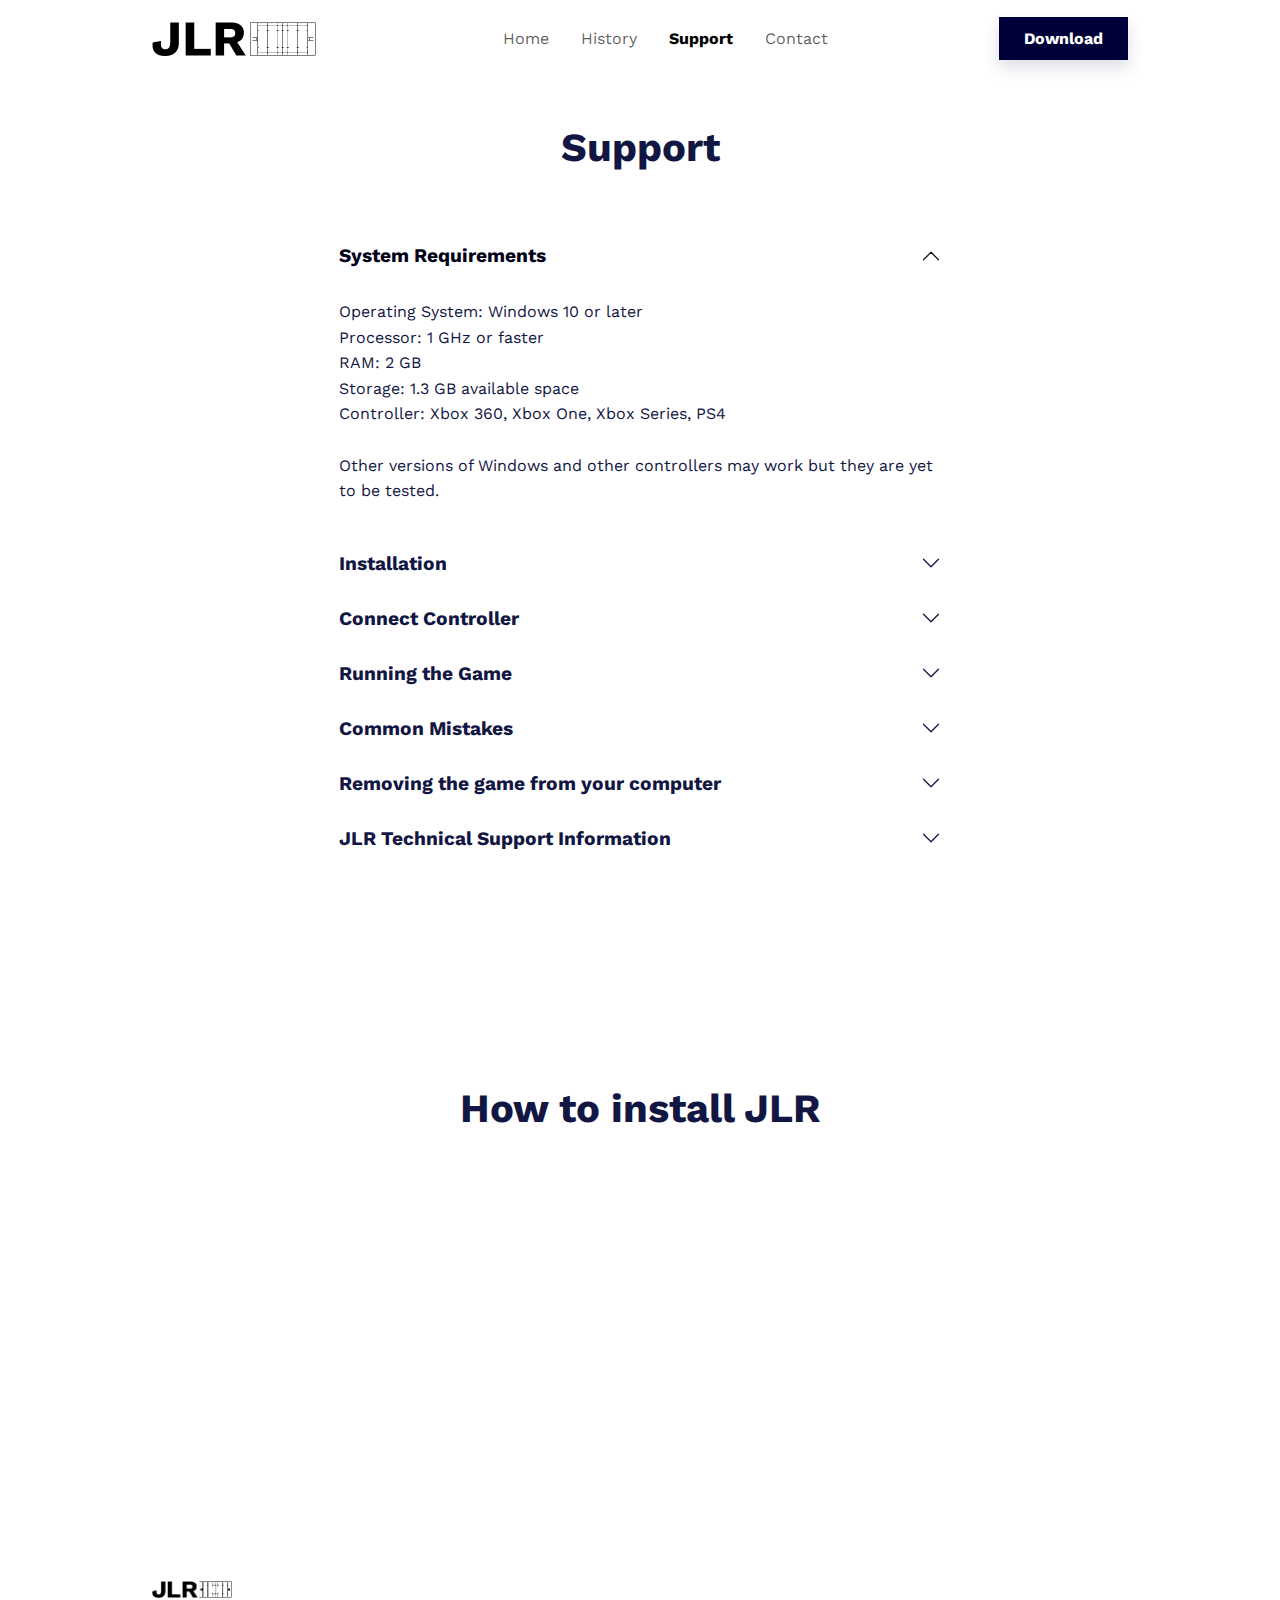
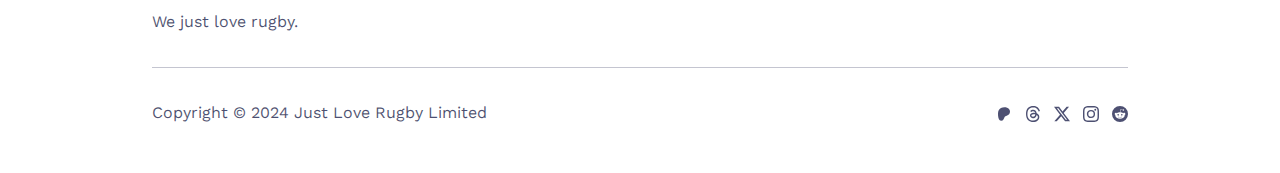
<file: support.html>
<!DOCTYPE html>
<html data-bs-theme="light" lang="en">

<head>
    <meta charset="utf-8">
    <meta name="viewport" content="width=device-width, initial-scale=1.0, shrink-to-fit=no">
    <title>JLR Support</title>
    <link rel="icon" type="image/png" sizes="16x16" href="assets/img/JLR16.png">
    <link rel="icon" type="image/png" sizes="32x32" href="assets/img/JLR32.png">
    <link rel="stylesheet" href="assets/bootstrap/css/bootstrap.min.css">
    <link rel="stylesheet" href="https://fonts.googleapis.com/css?family=Raleway:300italic,400italic,600italic,700italic,800italic,400,300,600,700,800&amp;display=swap">
    <link rel="stylesheet" href="https://fonts.googleapis.com/css?family=Work+Sans&amp;display=swap">
    <link rel="stylesheet" href="assets/css/bs-theme-overrides.css">
<!-- Google tag (gtag.js) -->
<script async src="https://www.googletagmanager.com/gtag/js?id=G-97ZLZ0GQJX"></script>
<script>
  window.dataLayer = window.dataLayer || [];
  function gtag() { dataLayer.push(arguments); }
  gtag('js', new Date());

  gtag('config', 'G-97ZLZ0GQJX');
</script>
</head>

<body>
    <nav class="navbar navbar-expand-md fixed-top navbar-shrink py-3 navbar-light" id="mainNav">
        <div class="container"><a class="navbar-brand d-flex align-items-center" href="/"><span><img width="164" height="84" src="assets/img/JLR_Logo_Black.png" style="height: 34px;width: 164px;"></span></a><button data-bs-toggle="collapse" class="navbar-toggler" data-bs-target="#navcol-1"><span class="visually-hidden">Toggle navigation</span><span class="navbar-toggler-icon"></span></button>
            <div class="collapse navbar-collapse" id="navcol-1">
                <ul class="navbar-nav mx-auto">
                    <li class="nav-item"><a class="nav-link" href="index.html">Home</a></li>
                    <li class="nav-item"><a class="nav-link" href="history.html">History</a></li>
                    <li class="nav-item"><a class="nav-link active" href="support.html">Support</a></li>
                    <li class="nav-item"><a class="nav-link" href="contact.html">Contact</a></li>
                </ul><a class="btn btn-primary shadow" role="button" href="download.html">Download</a>
            </div>
        </div>
    </nav>
    <section class="py-4 py-xl-5 mb-5">
        <div class="container">
            <div class="row mb-2">
                <div class="col-md-8 col-xl-6 text-center mx-auto" style="margin-top: 76px;">
                    <h2 class="display-6 fw-bold mb-5">Support</h2>
                </div>
            </div>
            <div class="row mb-2">
                <div class="col-md-8 mx-auto">
                    <div class="accordion text-muted" role="tablist" id="accordion-1">
                        <div class="accordion-item">
                            <h2 class="accordion-header" role="tab"><button class="accordion-button" type="button" data-bs-toggle="collapse" data-bs-target="#accordion-1 .item-1" aria-expanded="true" aria-controls="accordion-1 .item-1">System Requirements</button></h2>
                            <div class="accordion-collapse collapse show item-1" role="tabpanel" data-bs-parent="#accordion-1">
                                <div class="accordion-body">
                                    <p>Operating System: Windows 10 or later<br>Processor: 1 GHz or faster<br>RAM: 2 GB<br>Storage: 1.3 GB available space<br>Controller: Xbox 360, Xbox One, Xbox Series, PS4<br><br>Other versions of Windows and other controllers may work but they are yet to be tested.</p>
                                </div>
                            </div>
                        </div>
                        <div class="accordion-item">
                            <h2 class="accordion-header" role="tab"><button class="accordion-button collapsed" type="button" data-bs-toggle="collapse" data-bs-target="#accordion-1 .item-2" aria-expanded="false" aria-controls="accordion-1 .item-2">Installation</button></h2>
                            <div class="accordion-collapse collapse item-2" role="tabpanel" data-bs-parent="#accordion-1">
                                <div class="accordion-body">
                                    <p class="mb-0">- Download the mod from the<br><a href="https://www.patreon.com/JLR/posts?filters%5Btag%5D=Release"><span style="color: rgb(18, 22, 67);">Releases page</span></a><br><br>- Download the original game from <a href="https://archive.org/download/msdos_Jonah_Lomu_Rugby_1998/Jonah_Lomu_Rugby_1998.zip"><br><span style="color: rgb(18, 22, 67);">https://archive.org/download/msdos_Jonah_Lomu_Rugby_1998/Jonah_Lomu_Rugby_1998.zip</span><br><br></a>- Extract the mod files (JLR) to a preferred location on your system. Do not to extract the original game files.<br><br>- Open the mod folder and launch the JLR Launcher.exe.<br><br>- If the zip file is in your Downloads folder, it will be detected automatically.<br><br>- If the zip file is not in your Downloads folder, drag and drop the zip file (Jonah_Lomu_Rugby_1998.zip) onto the launcher window.<br><br>- Wait for the files to copy, and the game to launch.<br><br>Note: This installation process only needs to be completed once.</p>
                                </div>
                            </div>
                        </div>
                        <div class="accordion-item">
                            <h2 class="accordion-header" role="tab"><button class="accordion-button collapsed" type="button" data-bs-toggle="collapse" data-bs-target="#accordion-1 .item-3" aria-expanded="false" aria-controls="accordion-1 .item-3">Connect Controller</button></h2>
                            <div class="accordion-collapse collapse item-3" role="tabpanel" data-bs-parent="#accordion-1">
                                <div class="accordion-body">
                                    <p class="mb-0">PS4 Controller:<br><br>- Connect your PS4 controller to your PC using a USB cable or through Bluetooth if your computer has a Bluetooth receiver.&nbsp;<br><br>- If using Bluetooth, make sure your PS4 controller is in pairing mode by pressing and holding the PlayStation button and Share button simultaneously until the light bar on the controller starts flashing.<br><br>- Once connected, Windows should automatically recognize your controller and install the necessary drivers.<br><br><br><br>Xbox One/Series Controller:<br><br>- Connect your Xbox controller to your PC using a USB cable or through Bluetooth if your computer has a Bluetooth receiver.&nbsp;<br><br>- If using Bluetooth, on the Xbox Series X controller, press and hold the pairing button located at the top of the controller, next to the USB-C port. The Xbox button on the controller will start flashing, indicating that it's in pairing mode.&nbsp;<br><br>- Windows should automatically recognize your controller and install the necessary drivers.<br><br><br>Xbox 360 Controller:<br><br>- Connect your Xbox controller to your PC using a USB cable or through the Xbox Wireless Adapter if your controller is a wireless Xbox controller. If using the adapter, make sure it's properly connected to your computer and your controller is synced to the adapter.<br><br>- Windows should automatically recognize your controller and install the necessary drivers.</p>
                                </div>
                            </div>
                        </div>
                        <div class="accordion-item">
                            <h2 class="accordion-header" role="tab"><button class="accordion-button collapsed" type="button" data-bs-toggle="collapse" data-bs-target="#accordion-1 .item-4" aria-expanded="false" aria-controls="accordion-1 .item-4">Running the Game</button></h2>
                            <div class="accordion-collapse collapse item-4" role="tabpanel" data-bs-parent="#accordion-1">
                                <div class="accordion-body">
                                    <p>- To play the game, run JLR Launcher.<br><br>- The launcher will automatically start the game without any additional steps.<br><br>- You can place the mod directory anywhere on your system that is convenient for you.<br><br>- You can create a shortcut to the JLR Launcher on your desktop or in the start menu for easy access.</p>
                                </div>
                            </div>
                        </div>
                        <div class="accordion-item">
                            <h2 class="accordion-header" role="tab"><button class="accordion-button collapsed" type="button" data-bs-toggle="collapse" data-bs-target="#accordion-1 .item-5" aria-expanded="false" aria-controls="accordion-1 .item-5">Common Mistakes</button></h2>
                            <div class="accordion-collapse collapse item-5" role="tabpanel" data-bs-parent="#accordion-1">
                                <div class="accordion-body">
                                    <p>- Not unzipping the mod. Ensure that you extract the mod files before launching the JLR Launcher.<br><br>- Unzipping the original game files. Installation will fail if the original files have been extracted or unzipped.<br><br>- Controller is not connected properly. Try testing the controller in another app. You controller should be able to navigate Windows.</p>
                                </div>
                            </div>
                        </div>
                        <div class="accordion-item">
                            <h2 class="accordion-header" role="tab"><button class="accordion-button collapsed" type="button" data-bs-toggle="collapse" data-bs-target="#accordion-1 .item-6" aria-expanded="false" aria-controls="accordion-1 .item-6">Removing the game from your computer</button></h2>
                            <div class="accordion-collapse collapse item-6" role="tabpanel" data-bs-parent="#accordion-1">
                                <div class="accordion-body">
                                    <p>Simply delete the mod folder. This will delete both the mod and original game files.</p>
                                </div>
                            </div>
                        </div>
                        <div class="accordion-item">
                            <h2 class="accordion-header" role="tab"><button class="accordion-button collapsed" type="button" data-bs-toggle="collapse" data-bs-target="#accordion-1 .item-7" aria-expanded="false" aria-controls="accordion-1 .item-7">JLR Technical Support Information</button></h2>
                            <div class="accordion-collapse collapse item-7" role="tabpanel" data-bs-parent="#accordion-1">
                                <div class="accordion-body">
                                    <p>If you have any other problems with JLR, please&nbsp;feel free to contact me.<br><br><a href="contact.html">Contact</a></p>
                                </div>
                            </div>
                        </div>
                    </div>
                </div>
            </div>
        </div>
    </section>
    <section>
        <div class="container py-4 py-xl-5">
            <div class="row" style="margin-top: 67px;">
                <div class="col-md-8 col-xl-6 text-center mx-auto">
                    <h2 class="display-6 fw-bold mb-4">How to install JLR</h2><iframe width="560" height="315" src="https://www.youtube.com/embed/KJH1ZoK35N0?si=gPjb9waLmcwGmaEh" title="YouTube video player" frameborder="0" allow="accelerometer; autoplay; clipboard-write; encrypted-media; gyroscope; picture-in-picture; web-share" allowfullscreen></iframe>
                </div>
            </div>
        </div>
    </section>
    <footer>
        <div class="container py-4 py-lg-5">
            <div class="row row-cols-2 row-cols-md-4">
                <div class="col-12 col-md-3">
                    <div class="fw-bold d-flex align-items-center mb-2"><span><img src="assets/img/JLR_Logo_Black_Half.png" width="80" height="17"></span></div>
                    <p class="text-muted">We just love rugby.</p>
                </div>
            </div>
            <hr>
            <div class="text-muted d-flex justify-content-between align-items-center pt-3">
                <p class="mb-0">Copyright © 2024 Just Love Rugby Limited</p>
                <ul class="list-inline mb-0">
                    <li class="list-inline-item"><a href="https://www.patreon.com/JLR"><svg xmlns="http://www.w3.org/2000/svg" width="1em" height="1em" viewBox="0 0 24 24" stroke-width="2" stroke="currentColor" fill="none" stroke-linecap="round" stroke-linejoin="round" class="icon icon-tabler icon-tabler-brand-patreon-filled">
                                <path stroke="none" d="M0 0h24v24H0z" fill="none"></path>
                                <path d="M7.462 3.1c2.615 -1.268 6.226 -1.446 9.063 -.503c2.568 .853 4.471 3.175 4.475 5.81c.004 3.061 -1.942 5.492 -4.896 6.243c-1.693 .43 -2.338 .75 -2.942 1.582c-.238 .328 -.45 .745 -.796 1.533l-.22 .5c-1.146 2.601 -2.156 3.762 -4.236 3.735c-2.232 -.03 -3.603 -1.742 -4.313 -4.48c-.458 -1.768 -.617 -3.808 -.594 -5.876c.044 -3.993 1.42 -7.072 4.46 -8.545z" stroke-width="0" fill="currentColor"></path>
                            </svg></a></li>
                    <li class="list-inline-item"><a href="https://www.threads.net/@jlrugbynz"><svg xmlns="http://www.w3.org/2000/svg" width="1em" height="1em" fill="currentColor" viewBox="0 0 16 16" class="bi bi-threads">
                                <path d="M6.321 6.016c-.27-.18-1.166-.802-1.166-.802.756-1.081 1.753-1.502 3.132-1.502.975 0 1.803.327 2.394.948.591.621.928 1.509 1.005 2.644.328.138.63.299.905.484 1.109.745 1.719 1.86 1.719 3.137 0 2.716-2.226 5.075-6.256 5.075C4.594 16 1 13.987 1 7.994 1 2.034 4.482 0 8.044 0 9.69 0 13.55.243 15 5.036l-1.36.353C12.516 1.974 10.163 1.43 8.006 1.43c-3.565 0-5.582 2.171-5.582 6.79 0 4.143 2.254 6.343 5.63 6.343 2.777 0 4.847-1.443 4.847-3.556 0-1.438-1.208-2.127-1.27-2.127-.236 1.234-.868 3.31-3.644 3.31-1.618 0-3.013-1.118-3.013-2.582 0-2.09 1.984-2.847 3.55-2.847.586 0 1.294.04 1.663.114 0-.637-.54-1.728-1.9-1.728-1.25 0-1.566.405-1.967.868ZM8.716 8.19c-2.04 0-2.304.87-2.304 1.416 0 .878 1.043 1.168 1.6 1.168 1.02 0 2.067-.282 2.232-2.423a6.217 6.217 0 0 0-1.528-.161"></path>
                            </svg></a></li>
                    <li class="list-inline-item"><a href="https://twitter.com/jlrugbynz"><svg xmlns="http://www.w3.org/2000/svg" width="1em" height="1em" fill="currentColor" viewBox="0 0 16 16" class="bi bi-twitter-x">
                                <path d="M12.6.75h2.454l-5.36 6.142L16 15.25h-4.937l-3.867-5.07-4.425 5.07H.316l5.733-6.57L0 .75h5.063l3.495 4.633L12.601.75Zm-.86 13.028h1.36L4.323 2.145H2.865l8.875 11.633Z"></path>
                            </svg></a></li>
                    <li class="list-inline-item"><a href="https://www.instagram.com/jlrugbynz/"><svg xmlns="http://www.w3.org/2000/svg" width="1em" height="1em" fill="currentColor" viewBox="0 0 16 16" class="bi bi-instagram">
                                <path d="M8 0C5.829 0 5.556.01 4.703.048 3.85.088 3.269.222 2.76.42a3.917 3.917 0 0 0-1.417.923A3.927 3.927 0 0 0 .42 2.76C.222 3.268.087 3.85.048 4.7.01 5.555 0 5.827 0 8.001c0 2.172.01 2.444.048 3.297.04.852.174 1.433.372 1.942.205.526.478.972.923 1.417.444.445.89.719 1.416.923.51.198 1.09.333 1.942.372C5.555 15.99 5.827 16 8 16s2.444-.01 3.298-.048c.851-.04 1.434-.174 1.943-.372a3.916 3.916 0 0 0 1.416-.923c.445-.445.718-.891.923-1.417.197-.509.332-1.09.372-1.942C15.99 10.445 16 10.173 16 8s-.01-2.445-.048-3.299c-.04-.851-.175-1.433-.372-1.941a3.926 3.926 0 0 0-.923-1.417A3.911 3.911 0 0 0 13.24.42c-.51-.198-1.092-.333-1.943-.372C10.443.01 10.172 0 7.998 0h.003zm-.717 1.442h.718c2.136 0 2.389.007 3.232.046.78.035 1.204.166 1.486.275.373.145.64.319.92.599.28.28.453.546.598.92.11.281.24.705.275 1.485.039.843.047 1.096.047 3.231s-.008 2.389-.047 3.232c-.035.78-.166 1.203-.275 1.485a2.47 2.47 0 0 1-.599.919c-.28.28-.546.453-.92.598-.28.11-.704.24-1.485.276-.843.038-1.096.047-3.232.047s-2.39-.009-3.233-.047c-.78-.036-1.203-.166-1.485-.276a2.478 2.478 0 0 1-.92-.598 2.48 2.48 0 0 1-.6-.92c-.109-.281-.24-.705-.275-1.485-.038-.843-.046-1.096-.046-3.233 0-2.136.008-2.388.046-3.231.036-.78.166-1.204.276-1.486.145-.373.319-.64.599-.92.28-.28.546-.453.92-.598.282-.11.705-.24 1.485-.276.738-.034 1.024-.044 2.515-.045v.002zm4.988 1.328a.96.96 0 1 0 0 1.92.96.96 0 0 0 0-1.92zm-4.27 1.122a4.109 4.109 0 1 0 0 8.217 4.109 4.109 0 0 0 0-8.217zm0 1.441a2.667 2.667 0 1 1 0 5.334 2.667 2.667 0 0 1 0-5.334"></path>
                            </svg></a></li>
                    <li class="list-inline-item"><a href="https://www.reddit.com/user/jlrugbynz/"><svg xmlns="http://www.w3.org/2000/svg" width="1em" height="1em" fill="currentColor" viewBox="0 0 16 16" class="bi bi-reddit">
                                <path d="M6.167 8a.831.831 0 0 0-.83.83c0 .459.372.84.83.831a.831.831 0 0 0 0-1.661m1.843 3.647c.315 0 1.403-.038 1.976-.611a.232.232 0 0 0 0-.306.213.213 0 0 0-.306 0c-.353.363-1.126.487-1.67.487-.545 0-1.308-.124-1.671-.487a.213.213 0 0 0-.306 0 .213.213 0 0 0 0 .306c.564.563 1.652.61 1.977.61zm.992-2.807c0 .458.373.83.831.83.458 0 .83-.381.83-.83a.831.831 0 0 0-1.66 0z"></path>
                                <path d="M16 8A8 8 0 1 1 0 8a8 8 0 0 1 16 0m-3.828-1.165c-.315 0-.602.124-.812.325-.801-.573-1.9-.945-3.121-.993l.534-2.501 1.738.372a.83.83 0 1 0 .83-.869.83.83 0 0 0-.744.468l-1.938-.41a.203.203 0 0 0-.153.028.186.186 0 0 0-.086.134l-.592 2.788c-1.24.038-2.358.41-3.17.992-.21-.2-.496-.324-.81-.324a1.163 1.163 0 0 0-.478 2.224c-.02.115-.029.23-.029.353 0 1.795 2.091 3.256 4.669 3.256 2.577 0 4.668-1.451 4.668-3.256 0-.114-.01-.238-.029-.353.401-.181.688-.592.688-1.069 0-.65-.525-1.165-1.165-1.165z"></path>
                            </svg></a></li>
                </ul>
            </div>
        </div>
    </footer>
    <script src="https://cdn.jsdelivr.net/npm/bootstrap@5.3.3/dist/js/bootstrap.bundle.min.js"></script>
    <script src="assets/js/startup-modern.js"></script>
</body>

</html>
</file>
<file: assets/css/bs-theme-overrides.css>
:root, [data-bs-theme=light] {
  --bs-primary: #000139;
  --bs-primary-rgb: 0,1,57;
  --bs-primary-text-emphasis: #000017;
  --bs-primary-bg-subtle: #CCCCD7;
  --bs-primary-border-subtle: #9999B0;
  --bs-secondary: #ff8000;
  --bs-secondary-rgb: 255,128,0;
  --bs-secondary-text-emphasis: #663300;
  --bs-secondary-bg-subtle: #FFE6CC;
  --bs-secondary-border-subtle: #FFCC99;
  --bs-body-font-family: 'Work Sans', sans-serif;
}

.btn-primary {
  --bs-btn-color: #fff;
  --bs-btn-bg: #000139;
  --bs-btn-border-color: #000139;
  --bs-btn-hover-color: #fff;
  --bs-btn-hover-bg: #000130;
  --bs-btn-hover-border-color: #00012E;
  --bs-btn-focus-shadow-rgb: 217,217,225;
  --bs-btn-active-color: #fff;
  --bs-btn-active-bg: #00012E;
  --bs-btn-active-border-color: #00012B;
  --bs-btn-disabled-color: #fff;
  --bs-btn-disabled-bg: #000139;
  --bs-btn-disabled-border-color: #000139;
}

.btn-outline-primary {
  --bs-btn-color: #000139;
  --bs-btn-border-color: #000139;
  --bs-btn-focus-shadow-rgb: 0,1,57;
  --bs-btn-hover-color: #fff;
  --bs-btn-hover-bg: #000139;
  --bs-btn-hover-border-color: #000139;
  --bs-btn-active-color: #fff;
  --bs-btn-active-bg: #000139;
  --bs-btn-active-border-color: #000139;
  --bs-btn-disabled-color: #000139;
  --bs-btn-disabled-bg: transparent;
  --bs-btn-disabled-border-color: #000139;
}

.btn-secondary {
  --bs-btn-color: #000000;
  --bs-btn-bg: #ff8000;
  --bs-btn-border-color: #ff8000;
  --bs-btn-hover-color: #000000;
  --bs-btn-hover-bg: #FF9326;
  --bs-btn-hover-border-color: #FF8D19;
  --bs-btn-focus-shadow-rgb: 38,19,0;
  --bs-btn-active-color: #000000;
  --bs-btn-active-bg: #FF9933;
  --bs-btn-active-border-color: #FF8D19;
  --bs-btn-disabled-color: #000000;
  --bs-btn-disabled-bg: #ff8000;
  --bs-btn-disabled-border-color: #ff8000;
}

.btn-outline-secondary {
  --bs-btn-color: #ff8000;
  --bs-btn-border-color: #ff8000;
  --bs-btn-focus-shadow-rgb: 255,128,0;
  --bs-btn-hover-color: #000000;
  --bs-btn-hover-bg: #ff8000;
  --bs-btn-hover-border-color: #ff8000;
  --bs-btn-active-color: #000000;
  --bs-btn-active-bg: #ff8000;
  --bs-btn-active-border-color: #ff8000;
  --bs-btn-disabled-color: #ff8000;
  --bs-btn-disabled-bg: transparent;
  --bs-btn-disabled-border-color: #ff8000;
}
</file>
